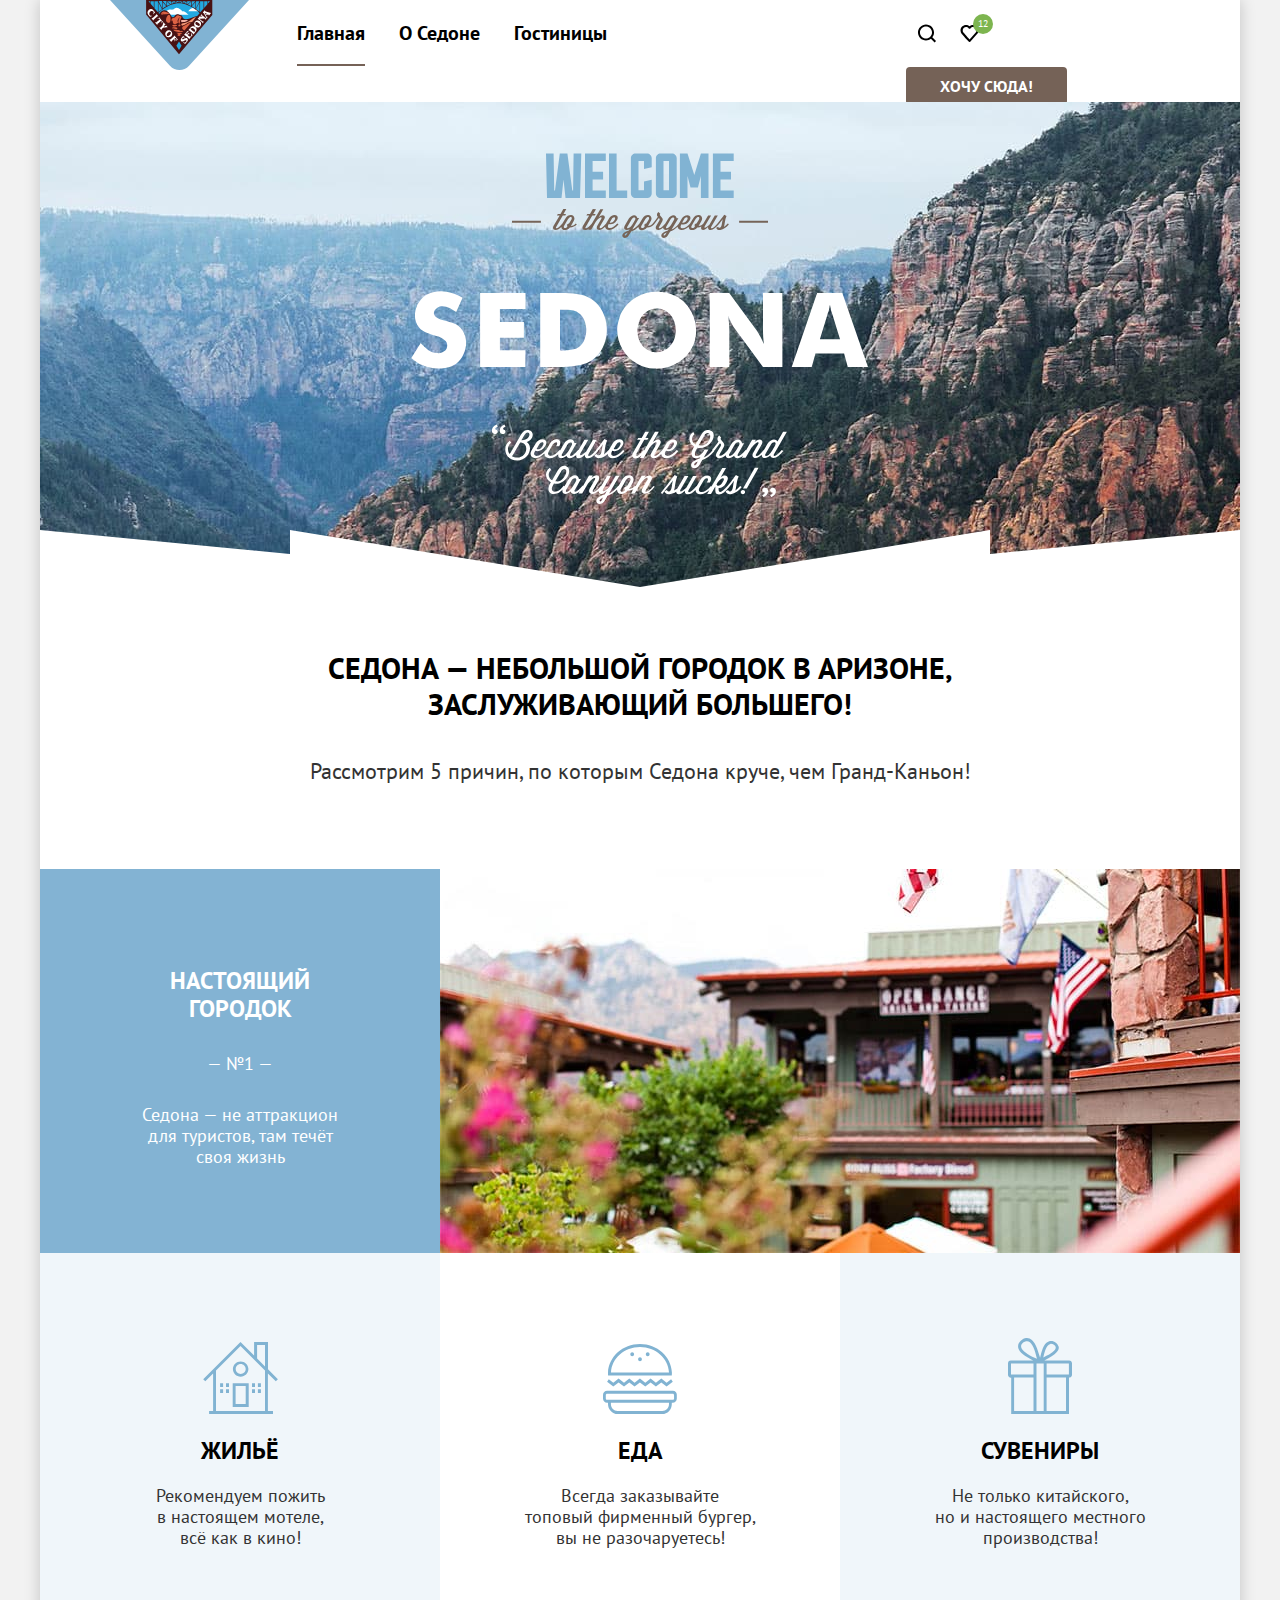
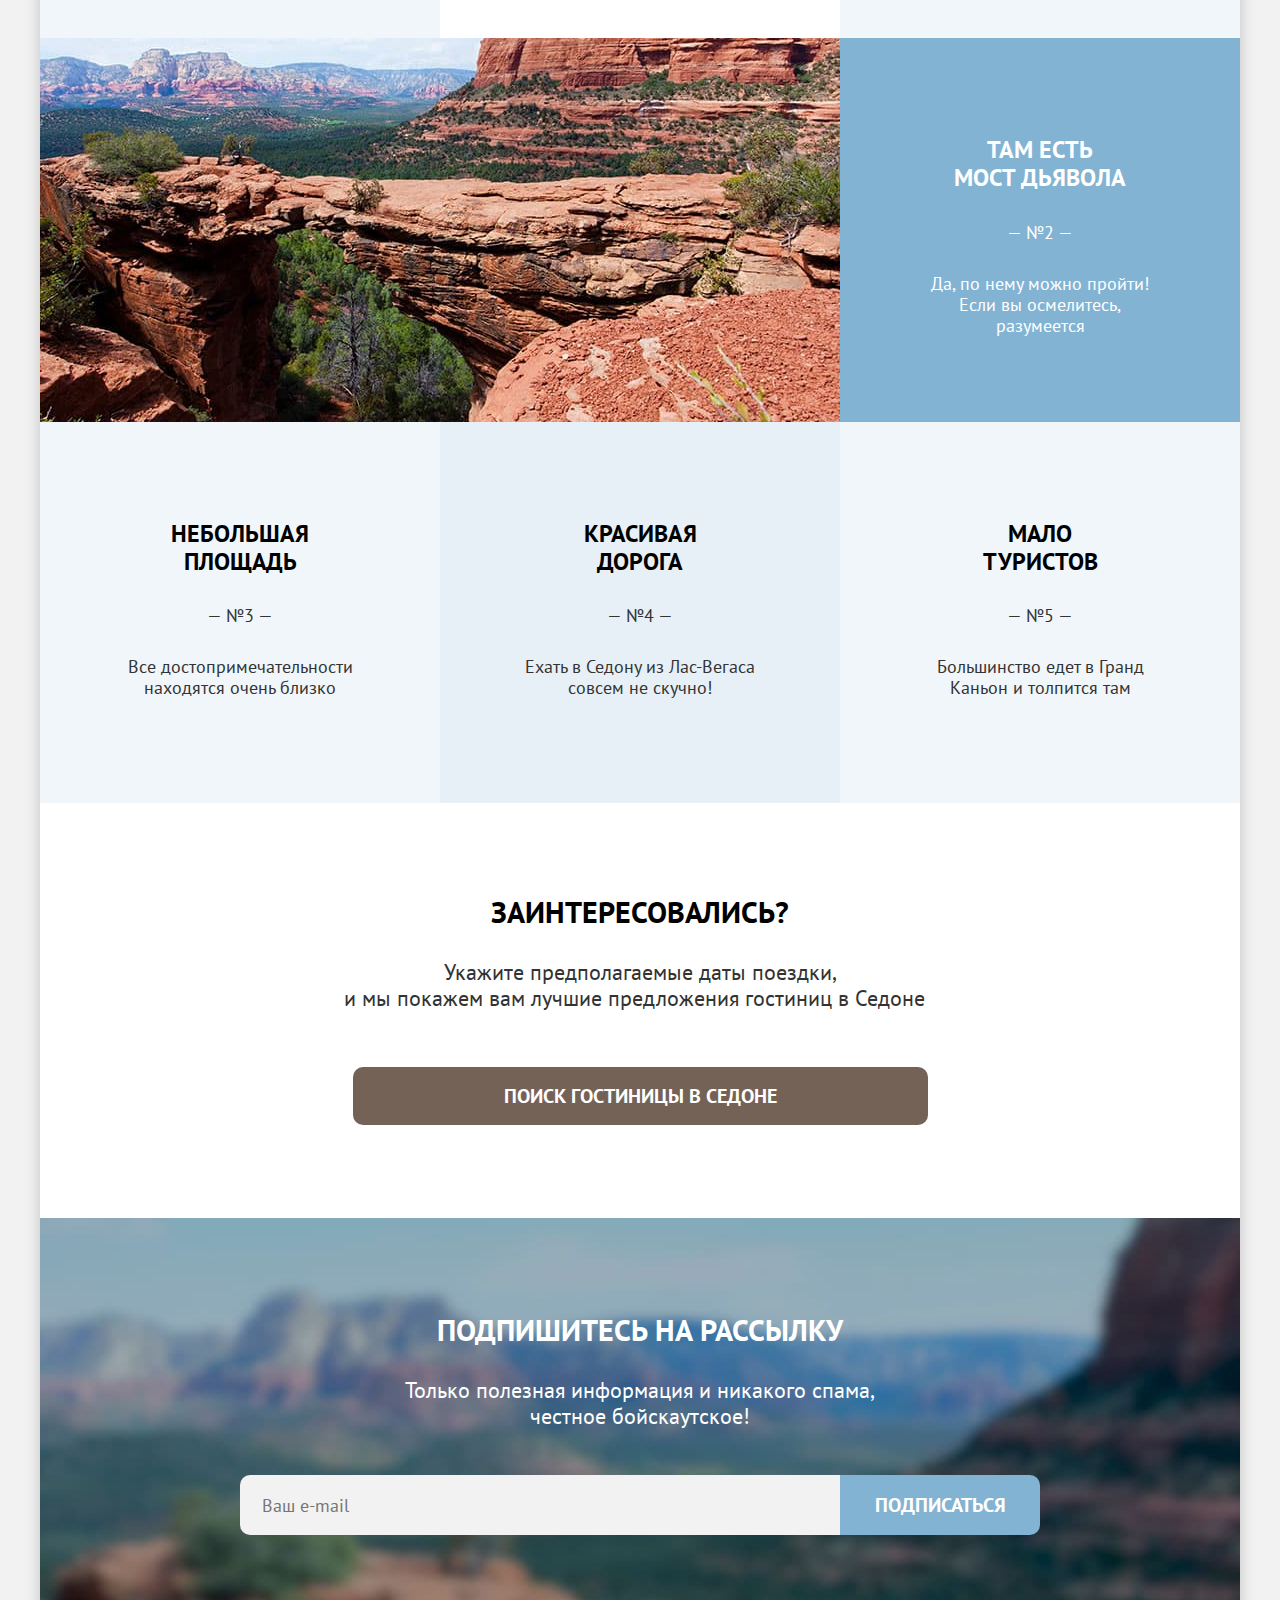
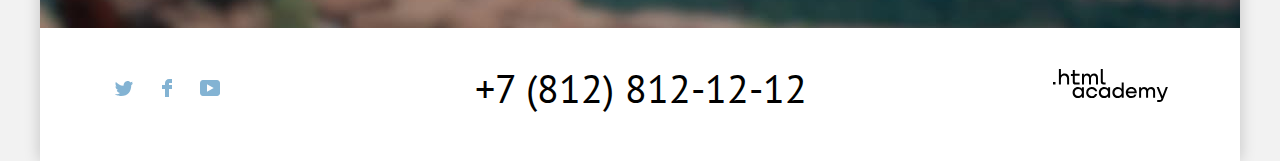
<file: index.html>
<!DOCTYPE html>
<html lang="ru">
  <head>
    <meta charset="utf-8">
    <title>HTML Academy: Седона</title>
    <link rel="stylesheet" href="styles/styles.css">
    <link rel="icon" href="favicon.ico">
  </head>
  <body>
    <div class="page-container">
      <header class="page-header">
        <nav class="navigation">
          <img class="navigation-logo" src="images/navigation/logo.svg" width="139" height="70" alt="Логотип Седоны">
          <ul class="navigation-list">
            <li class="navigation-item">
              <a class="navigation-link-current" href="#">Главная</a>
            </li>
            <li class="navigation-item">
              <a class="navigation-link" href="#">О Седоне</a>
            </li>
            <li class="navigation-item">
              <a class="navigation-link" href="catalog.html">Гостиницы</a>
            </li>
          </ul>
          <ul class="navigation-list navigation-user">
            <li class="navigation-item">
              <a class="navigation-link" href="#">
                <svg class="navigation-icon" aria-hidden="true" focusable="false" width="20" height="19" xmlns="http://www.w3.org/2000/svg"><path d="m19.026 17.05-3.71-3.7c1.002-1.3 1.704-3 1.704-4.9 0-4.4-3.61-8-8.023-8C4.585.45.975 4.15.975 8.55c0 4.4 3.61 8 8.022 8 1.805 0 3.51-.6 4.914-1.7l3.71 3.7 1.405-1.5Zm-10.029-2.5c-3.309 0-6.017-2.7-6.017-6s2.708-6 6.017-6c3.31 0 6.017 2.7 6.017 6s-2.707 6-6.017 6Z"/></svg>
                <span class="visually-hidden">Поиск</span>
              </a>
            </li>
            <li class="navigation-item">
              <a class="navigation-link" href="#">
                <svg class="navigation-icon" aria-label="Избранное" aria-hidden="true" focusable="false" width="19" height="17" xmlns="http://www.w3.org/2000/svg"><path d="M9.444 17c-.301 0-.602-.1-.802-.4-5.416-6.1-6.72-7.5-7.02-7.9C.92 7.8.519 6.6.519 5.4c0-3 2.406-5.4 5.515-5.4 1.304 0 2.507.5 3.51 1.3C10.547.5 11.851 0 13.054 0c3.008 0 5.516 2.4 5.516 5.4 0 1.3-.502 2.5-1.304 3.4l-7.02 7.9c-.2.2-.401.3-.802.3ZM3.427 7.5c.3.4 3.51 4 6.117 6.9l6.218-7c.501-.5.702-1.2.702-2 0-1.8-1.505-3.3-3.31-3.3-1.002 0-2.005.5-2.707 1.3-.301.3-.602.4-.903.4-.3 0-.602-.2-.802-.4-.702-.8-1.705-1.3-2.708-1.3-1.805 0-3.31 1.5-3.31 3.3-.1.9.302 1.6.703 2.1-.1 0-.1 0 0 0Z"/></svg>
                <span class="navigation-link-count">12</span>
              </a>
            </li>
            <li class="navigation-item">
              <a class="button-navigation-link" href="#">Хочу сюда!</a>
            </li>
          </ul>
        </nav>        
      </header>
      <main class="main-container main-index">
        <section class="greeting">
          <h1 class="visually-hidden">Седона</h1>
          <img class="logo" src="images/main/welcome.svg" width="458" height="352" alt="Добро пожаловать в великолепную Седону">
        </section>
        <section class="main-slogan">
          <h2 class="slogan">Седона — небольшой городок в Аризоне, заслуживающий большего!</h2>
          <p class="reasons">Рассмотрим 5 причин, по которым Седона круче, чем Гранд-Каньон!</p>
        </section>
        <section class="advantages">
          <h2 class="visually-hidden">Преимущества</h2>
          <ul class="advantages-list">
            <li class="advantages-item-photo">
              <div class="advantages-content photo">
                <h3 class="advantages-title-photo">Настоящий городок</h3>
                <p class="advantages-description-number">— №1 —</p>
                <p class="advantages-description">Седона — не аттракцион для туристов, там течёт своя жизнь</p>
              </div>
              <img class="photo-advantages-discription" src="images/main/photo-1.jpg" width="800" height="384" alt="Дома и цветы">
            </li>
            <li class="advantages-item housing">
              <div class="advantages-content advantages-icon-1">
                <h3 class="advantages-title">Жильё</h3>
                <p class="advantages-description">Рекомендуем пожить в&nbsp;настоящем&nbsp;мотеле, всё&nbsp;как&nbsp;в&nbsp;кино!</p>
              </div>
            </li>
            <li class="advantages-item">
              <div class="advantages-content advantages-icon-2">
                <h3 class="advantages-title">Еда</h3>
                <p class="advantages-description">Всегда заказывайте<br>топовый фирменный бургер, вы не разочаруетесь!</p>
              </div>
            </li>
            <li class="advantages-item souvenirs">
              <div class="advantages-content advantages-icon-3">
                <h3 class="advantages-title">Сувениры</h3>
                <p class="advantages-description">Не только китайского,<br>но и настоящего местного производства!</p>
              </div>
            </li>
            <li class="advantages-item-photo">
              <img class="photo-advantages-description" src="images/main/photo-2.jpg" width="800" height="384" alt="Узкий скалистый мост ">
              <div class="advantages-content photo">
                <h3 class="advantages-title-photo">Там есть<br>мост дьявола</h3>
                <p class="advantages-description-number">— №2 —</p>
                <p class="advantages-description">Да, по нему можно пройти! Если вы осмелитесь, разумеется</p>
              </div>
            </li>
            <li class="advantages-item number-3">
              <div class="advantages-content">
                <h3 class="advantages-title">Небольшая площадь</h3>
                <p class="advantages-description-number">— №3 —</p>
                <p class="advantages-description">Все достопримечательности находятся очень близко</p>
              </div>
            </li>
            <li class="advantages-item number-4">
              <div class="advantages-content">
                <h3 class="advantages-title">Красивая<br>дорога</h3>
                <p class="advantages-description-number">— №4 —</p>
                <p class="advantages-description">Ехать в Седону из Лас-Вегаса совсем не скучно!</p>
              </div>
            </li>
            <li class="advantages-item number-5">
              <div class="advantages-content">
                <h3 class="advantages-title">Мало<br>туристов</h3>
                <p class="advantages-description-number">— №5 —</p>
                <p class="advantages-description">Большинство едет в Гранд Каньон и толпится там</p>
              </div>
            </li>
          </ul>
        </section>
        <section class="hotel-search">
          <h2 class="page-search">Заинтересовались?</h2>
          <p>Укажите предполагаемые даты поездки,<br>и мы покажем вам лучшие предложения гостиниц в Седоне&nbsp;&nbsp;</p>
          <a class="button button-hotel-search" href="#">Поиск гостиницы в Седоне</a>
        </section>
        <section class="mailing">
          <h2 class="page-mailing">Подпишитесь на рассылку</h2>
          <p>Только полезная информация и никакого спама,<br>честное бойскаутское!</p>
          <form class="subscription-form" action="https://echo.htmlacademy.ru/" method="post">
            <!-- для отображения состояния некорректного заполнения добавить класс .error -->
            <input type="text" name="subscription-email" required placeholder="Ваш e-mail">
            <button class="button" type="submit">Подписаться</button>
          </form>
        </section>
      </main>
      <footer class="page-footer">
        <section class="footer-social">
          <h2 class="visually-hidden">Социальные сети</h2>
          <ul class="footer-social-list">
            <li class="footer-social-item tw">
              <a class="footer-social-button" href="https://twitter.com/htmlacademy_ru">
              <svg class="footer-social-icon" aria-hidden="true" focusable="false" width="18" height="15" xmlns="http://www.w3.org/2000/svg"><g clip-path="url(#a)"><path d="M11.6.2c1.8-.5 3.2.3 3.8 1.2.7-.2 1.4-.5 2.1-.7 0 .9-.6 1.5-.9 1.8.7.1 1.4-.6 1.4-.6-.2 1-1.1 1.8-1.7 2C16.1 10.7 13 15.1 5.7 15h-.5c-.4 0-4.4-.5-5.2-1.9 2.4.2 4.1-.4 5-1.2-1-.3-2.9-.4-3.2-2.9.4.1.6.2 1.3.1C1.8 8.3.4 7.5.5 5.3c.3.3 1.1.5 1.4.5C1.1 5.6-.2 2.5.9.9c1.9 1.9 4 3.6 7.6 3.8C8.7 2.3 9.7.8 11.6.2Z" fill="currentColor"></path></g><defs><clipPath id="a"><path d="M0 0h18v15H0z"></path></clipPath></defs></svg>
              <span class="visually-hidden">Твиттер</span>
              </a>
            </li>
            <li class="footer-social-item fb">
              <a class="footer-social-button" href="https://www.facebook.com/htmlacademy">
              <svg class="footer-social-icon" aria-hidden="true" focusable="false" width="10" height="18" xmlns="http://www.w3.org/2000/svg"><path d="M7 0C4.8 0 3 1.8 3 4v2H0v4h3v8h4v-8h3V6H7V4h3V0H7Z" fill="currentColor"></path><defs><clipPath id="b"><path d="M0 0h10v18H0z"></path></clipPath></defs></svg>
              <span class="visually-hidden">Фейсбук</span>
              </a>
            </li>
            <li class="footer-social-item youtube">
              <a class="footer-social-button" href="https://www.youtube.com/c/HTMLAcademyRUS">
              <svg class="footer-social-icon" aria-hidden="true" focusable="false" width="20" height="16" xmlns="http://www.w3.org/2000/svg"><g clip-path="url(#c)"><path d="M17 0H2.9C1.2 0 0 1.5 0 3.2v9.5C0 14.5 1.2 16 2.9 16h14.3c1.5 0 2.9-1.5 2.9-3.2V3.2C19.9 1.5 18.7 0 17 0ZM7 11.8V4.2L13.7 8 7 11.8Z" fill="currentColor"></path></g><defs><clipPath id="c"><path d="M0 0h20v16H0z"></path></clipPath></defs></svg>
              <span class="visually-hidden">Ютуб</span>
              </a>
            </li>
          </ul>
        </section>
        <section class="footer-contacts">
          <h2 class="visually-hidden">Контакты</h2>
          <a class="footer-contacts-phone" href="tel:88128121212">+7 (812) 812-12-12</a>
        </section>    
        <a class="footer-contacts-logo" href="https://htmlacademy.ru/">
          <svg class="contacts-logo" aria-label="логотип академии" aria-hidden="true" focusable="false" width="115" height="34" xmlns="http://www.w3.org/2000/svg"><path d="M0 13v2.6h2.5V13H0Zm11.6-8.5c-1.6 0-2.8.7-3.6 1.7h-.1V0h-2v15.5h2v-5.3c0-2.1 1.3-3.6 3.3-3.6 1.8 0 2.9 1.4 2.9 3.2v5.7h2V9.4c.1-3-1.8-4.9-4.5-4.9Zm15 .3h-4.8V1.1h-2v3.8h-1.9v2h1.9v6c0 1.7 1 2.7 2.7 2.7h4.1v-2h-3.7c-.7 0-1.1-.4-1.1-1.1V6.8h4.8v-2Zm14.5-.2c-1.6 0-2.9.8-3.5 2.1h-.1c-.6-1.2-1.8-2.1-3.4-2.1-1.4 0-2.5.8-3.1 1.8h-.1V4.8H29v10.6h2V10c0-2 1-3.5 2.6-3.5 1.5 0 2.4 1 2.4 2.6v6.3h2V9.8c0-2.4 1.4-3.3 2.6-3.3 1.5 0 2.4 1 2.4 2.6v6.3h2V8.9c.1-2.5-1.4-4.3-3.9-4.3Zm6.7 8.1c0 1.7 1 2.7 2.8 2.7h2v-2h-1.7c-.7 0-1.1-.4-1.1-1.1V0h-2v12.7Zm-18.9 7c-.9-1.1-2.2-1.8-3.9-1.8-3.1 0-5.4 2.3-5.4 5.6s2.3 5.6 5.4 5.6c1.8 0 3-.8 3.8-1.9h.1v1.6h2V18.2h-2v1.5Zm-3.6 7.4c-2.2 0-3.6-1.6-3.6-3.6s1.4-3.6 3.6-3.6 3.6 1.6 3.6 3.6c0 1.9-1.4 3.6-3.6 3.6ZM44.2 22c-.5-2.4-2.6-4.1-5.4-4.1a5.4 5.4 0 0 0-5.6 5.6c0 3.1 2.2 5.6 5.6 5.6 2.8 0 4.9-1.8 5.4-4.2h-2.1a3.4 3.4 0 0 1-3.3 2.3c-2.2 0-3.6-1.6-3.6-3.6s1.4-3.6 3.6-3.6c1.6 0 2.8 1 3.3 2.2h2.1V22Zm10.9-2.3c-.9-1.1-2.2-1.8-3.9-1.8-3.1 0-5.4 2.3-5.4 5.6s2.3 5.6 5.4 5.6c1.8 0 3-.8 3.8-1.9h.1v1.6h2V18.2h-2v1.5Zm-3.6 7.4c-2.2 0-3.6-1.6-3.6-3.6s1.4-3.6 3.6-3.6 3.6 1.6 3.6 3.6c0 1.9-1.5 3.6-3.6 3.6Zm17.2-7.3c-.9-1.1-2.2-1.9-3.9-1.9-3.1 0-5.4 2.3-5.4 5.6s2.2 5.6 5.4 5.6c1.7 0 3-.8 3.8-1.8h.1v1.5h2V13.4h-2v6.4Zm-3.6 7.3c-2.2 0-3.6-1.6-3.6-3.6s1.4-3.6 3.6-3.6 3.6 1.6 3.6 3.6c-.1 2-1.5 3.6-3.6 3.6Zm13.2-9.2c-3.3 0-5.5 2.5-5.5 5.6 0 3 2.1 5.6 5.5 5.6 2.5 0 4.5-1.3 5.2-3.6h-2.1c-.5 1-1.6 1.6-3 1.6-1.9 0-3.3-1.3-3.4-2.9h8.8c.2-3.6-2-6.3-5.5-6.3Zm0 1.9c1.7 0 3 1 3.3 2.6h-6.5c.3-1.5 1.5-2.6 3.2-2.6Zm19.9-1.9c-1.6 0-2.9.8-3.6 2h-.1c-.6-1.2-1.8-2-3.4-2-1.4 0-2.5.7-3.1 1.8v-1.5h-1.9v10.6h2v-5.4c0-2 1-3.4 2.6-3.5 1.5 0 2.4 1 2.4 2.6v6.3h2v-5.6c0-2.4 1.4-3.3 2.6-3.3 1.5 0 2.4 1 2.4 2.6v6.3h2v-6.5c.1-2.6-1.4-4.4-3.9-4.4Zm11.2 9.1-3.6-8.9h-2.2l4.8 11.6c-.3.9-.7 1.2-1.7 1.2h-2.5v2h2.5c1.8 0 2.8-.8 3.5-2.6l4.7-12.2h-2.1l-3.4 8.9Z"/></svg>
        </a> 
      </footer>
      <div class="modal-container modal-container-close">
        <div class="modal modal-hotel-search">
          <button class="modal-close-button" type="button">
            <span class="visually-hidden">Закрыть</span>
          </button>
          <section class="modal-content">
            <h2 class="modal-title">Поиск гостиницы в Седоне</h2>
            <form class="hotel-search-form" action="https://echo.htmlacademy.ru/" method="post">
              <p class="field-group">
                <label class="form-label" for="arrival-date">Дата заезда:</label>
                <!-- для появления сообщения об ошибке, добавить класс error -->
                <input class="hotel-search-form-field field" type="text" id="arrival-date" name="arrival-date" placeholder="27 апреля 2020">
                <span class="error-text">Мы не можем отправить вас в прошлое.</span>
                <button class="calendar-button" type="button" aria-label="календарь">
                  <svg class="icon-date" aria-hidden="true" focusable="false" width="15" height="15" viewBox="0 0 15 15" fill="none" xmlns="http://www.w3.org/2000/svg"><g opacity=".3" fill="#000"><path d="M5.5 10c.3 0 .5-.2.5-.5S5.8 9 5.5 9s-.5.2-.5.5.2.5.5.5Z"/><path d="M14 2h-2V0h-1v2H4V0H3v2H1c-.6 0-1 .4-1 1v11c0 .5.4 1 1 1h13c.5 0 1-.5 1-1V3c0-.6-.5-1-1-1Zm0 12H1V7h13v7ZM1 6V3h2v2h1V3h7v2h1V3h2v3H1Z"/><path d="M7.5 10c.3 0 .5-.2.5-.5S7.8 9 7.5 9s-.5.2-.5.5.2.5.5.5ZM9.5 10c.3 0 .5-.2.5-.5S9.8 9 9.5 9s-.5.2-.5.5.2.5.5.5ZM5.5 11c-.3 0-.5.2-.5.5s.2.5.5.5.5-.2.5-.5-.2-.5-.5-.5ZM3.5 10c.3 0 .5-.2.5-.5S3.8 9 3.5 9s-.5.2-.5.5.2.5.5.5ZM3.5 11c-.3 0-.5.2-.5.5s.2.5.5.5.5-.2.5-.5-.2-.5-.5-.5ZM7.5 11c-.3 0-.5.2-.5.5s.2.5.5.5.5-.2.5-.5-.2-.5-.5-.5ZM9.5 11c-.3 0-.5.2-.5.5s.2.5.5.5.5-.2.5-.5-.2-.5-.5-.5ZM11.5 10c.3 0 .5-.2.5-.5s-.2-.5-.5-.5-.5.2-.5.5.2.5.5.5ZM11.5 11c-.3 0-.5.2-.5.5s.2.5.5.5.5-.2.5-.5-.2-.5-.5-.5Z"/></g></svg>
                </button>
              </p>
              <p class="field-group">
                <label class="form-label" for="departure-date">Дата выезда:</label>
                <!-- для появления информационного сообщения, добавить класс info -->
                <input class="hotel-search-form-field field" type="text" id="departure-date" name="departure-date" placeholder="1 сентября 2021">
                <span class="info-text">На эти даты есть свободные номера. Пока есть.</span>
                <button class="calendar-button" type="button" aria-label="календарь">
                  <svg class="icon-date" aria-hidden="true" focusable="false" width="15" height="15" viewBox="0 0 15 15" fill="none" xmlns="http://www.w3.org/2000/svg"><g opacity=".3" fill="#000"><path d="M5.5 10c.3 0 .5-.2.5-.5S5.8 9 5.5 9s-.5.2-.5.5.2.5.5.5Z"/><path d="M14 2h-2V0h-1v2H4V0H3v2H1c-.6 0-1 .4-1 1v11c0 .5.4 1 1 1h13c.5 0 1-.5 1-1V3c0-.6-.5-1-1-1Zm0 12H1V7h13v7ZM1 6V3h2v2h1V3h7v2h1V3h2v3H1Z"/><path d="M7.5 10c.3 0 .5-.2.5-.5S7.8 9 7.5 9s-.5.2-.5.5.2.5.5.5ZM9.5 10c.3 0 .5-.2.5-.5S9.8 9 9.5 9s-.5.2-.5.5.2.5.5.5ZM5.5 11c-.3 0-.5.2-.5.5s.2.5.5.5.5-.2.5-.5-.2-.5-.5-.5ZM3.5 10c.3 0 .5-.2.5-.5S3.8 9 3.5 9s-.5.2-.5.5.2.5.5.5ZM3.5 11c-.3 0-.5.2-.5.5s.2.5.5.5.5-.2.5-.5-.2-.5-.5-.5ZM7.5 11c-.3 0-.5.2-.5.5s.2.5.5.5.5-.2.5-.5-.2-.5-.5-.5ZM9.5 11c-.3 0-.5.2-.5.5s.2.5.5.5.5-.2.5-.5-.2-.5-.5-.5ZM11.5 10c.3 0 .5-.2.5-.5s-.2-.5-.5-.5-.5.2-.5.5.2.5.5.5ZM11.5 11c-.3 0-.5.2-.5.5s.2.5.5.5.5-.2.5-.5-.2-.5-.5-.5Z"/></g></svg>
                </button>
              </p>
              <p class="field-group">
                <label class="form-label" for="adults">Взрослые:</label>
                <input class="hotel-search-form-field field" type="text" id="adults" name="adults" placeholder="2">
                <button class="minus-button" type="button" aria-label="минус">
                  <svg class="icon-minus" aria-hidden="true" focusable="false" width="13" height="1" viewBox="0 0 13 1" fill="none" xmlns="http://www.w3.org/2000/svg"><path d="M0 0v1h13V0H0Z" fill="#000"/></svg>
                </button>
                <button class="plus-button" type="button" aria-label="плюс">
                  <svg class="icon-plus" aria-hidden="true" focusable="false" width="13" height="13" viewBox="0 0 13 13" fill="none" xmlns="http://www.w3.org/2000/svg"><path d="M13 6H7V0H6v6H0v1h6v6h1V7h6V6Z" fill="#000"/></svg>
                </button>
              </p>
              <p class="field-group">
                <span class="form-label">
                  <label class="form-label" for="children">Дети:</label>
                  <span class="tooltip">
                    <button class="tooltip-toggle" type="button" aria-labelledby="tooltip-label">
                      <span class="background-tooltip"></span>
                      <svg class="icon-tooltip" aria-hidden="true" focusable="false" width="1" height="9" viewBox="0 0 1 9" fill="none" xmlns="http://www.w3.org/2000/svg"><g clip-path="url(#d)" fill="#fff"><path d="M0 9h1V3H0v6ZM1 0H0v1h1V0Z"/></g><defs><clipPath id="d"><path fill="#fff" d="M0 0h1v9H0z"/></clipPath></defs></svg>
                    </button>
                    <span class="tooltip-text" role="tooltip" id="tooltip-label">Укажите количество детей, которые будут с вами, возраст которых от 6 до 18 лет. Дети до 6 лет размещаются бесплатно.</span>
                  </span>
                </span>
                <input class="hotel-search-form-field field" type="text" id="children" name="children" placeholder="1">
                <button class="minus-button" type="button" aria-label="минус">
                  <svg class="icon-minus" aria-hidden="true" focusable="false" width="13" height="1" viewBox="0 0 13 1" fill="none" xmlns="http://www.w3.org/2000/svg"><path d="M0 0v1h13V0H0Z" fill="#000"/></svg>
                </button>
                <button class="plus-button" type="button" aria-label="плюс">
                  <svg class="icon-plus" aria-hidden="true" focusable="false" width="13" height="13" viewBox="0 0 13 13" fill="none" xmlns="http://www.w3.org/2000/svg"><path d="M13 6H7V0H6v6H0v1h6v6h1V7h6V6Z" fill="#000"/></svg>
                </button>
              </p>
              <button class="button hotel-form-search" type="submit">Найти</button>
            </form>
          </section>
        </div>
      </div>
    </div>
  </body>
</html>
</file>
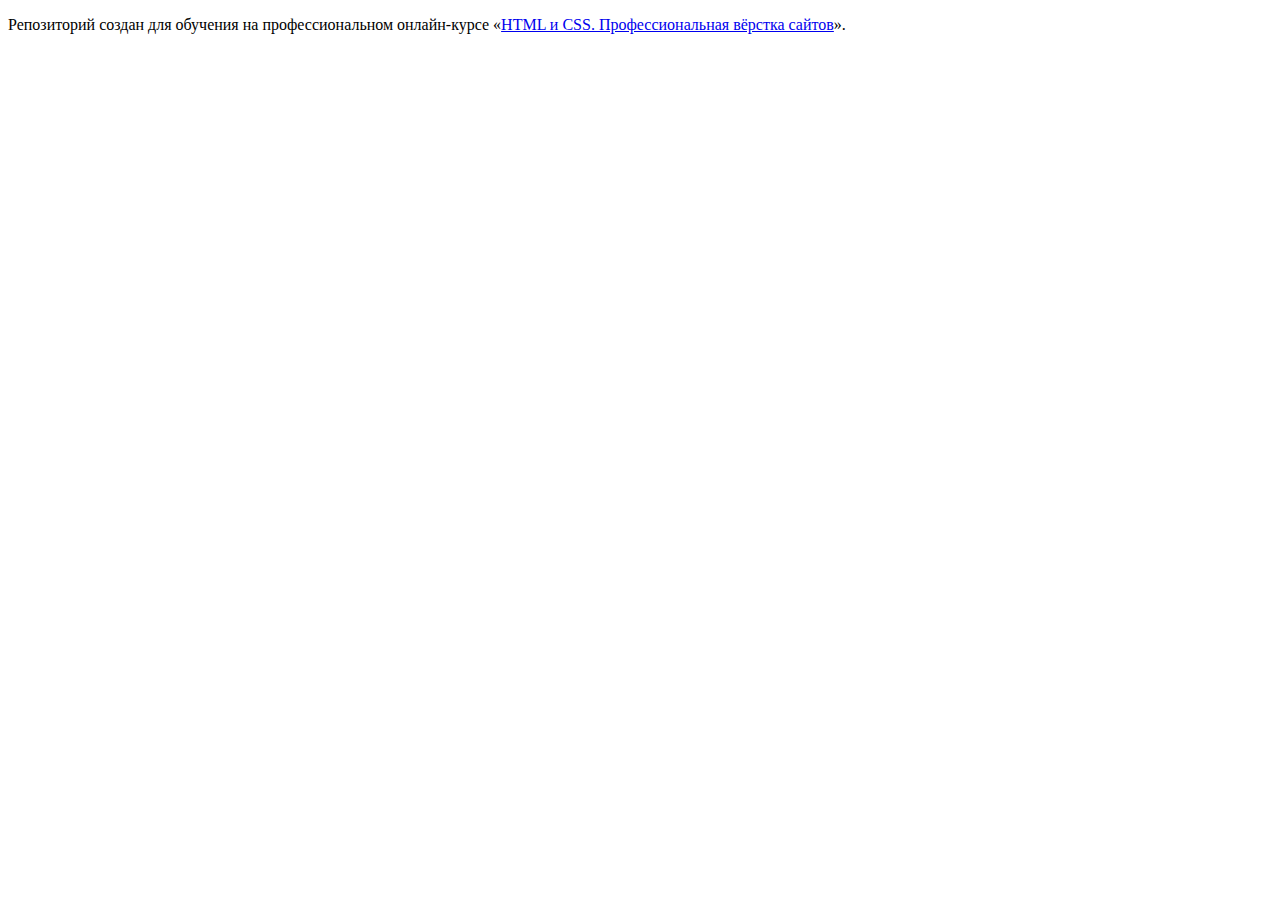
<file: 1/index.html>
<!DOCTYPE html>
<html lang="ru">
  <head>
    <meta charset="utf-8">
    <title>HTML Academy: Седона</title>
    <base href="https://htmlacademy-htmlcss.github.io/1982321-sedona-33/1/">
</head>
  <body>

    <p>Репозиторий создан для обучения на профессиональном онлайн‑курсе «<a href="https://htmlacademy.ru/intensive/htmlcss">HTML и CSS. Профессиональная вёрстка сайтов</a>».</p>

  </body>
</html>
</file>
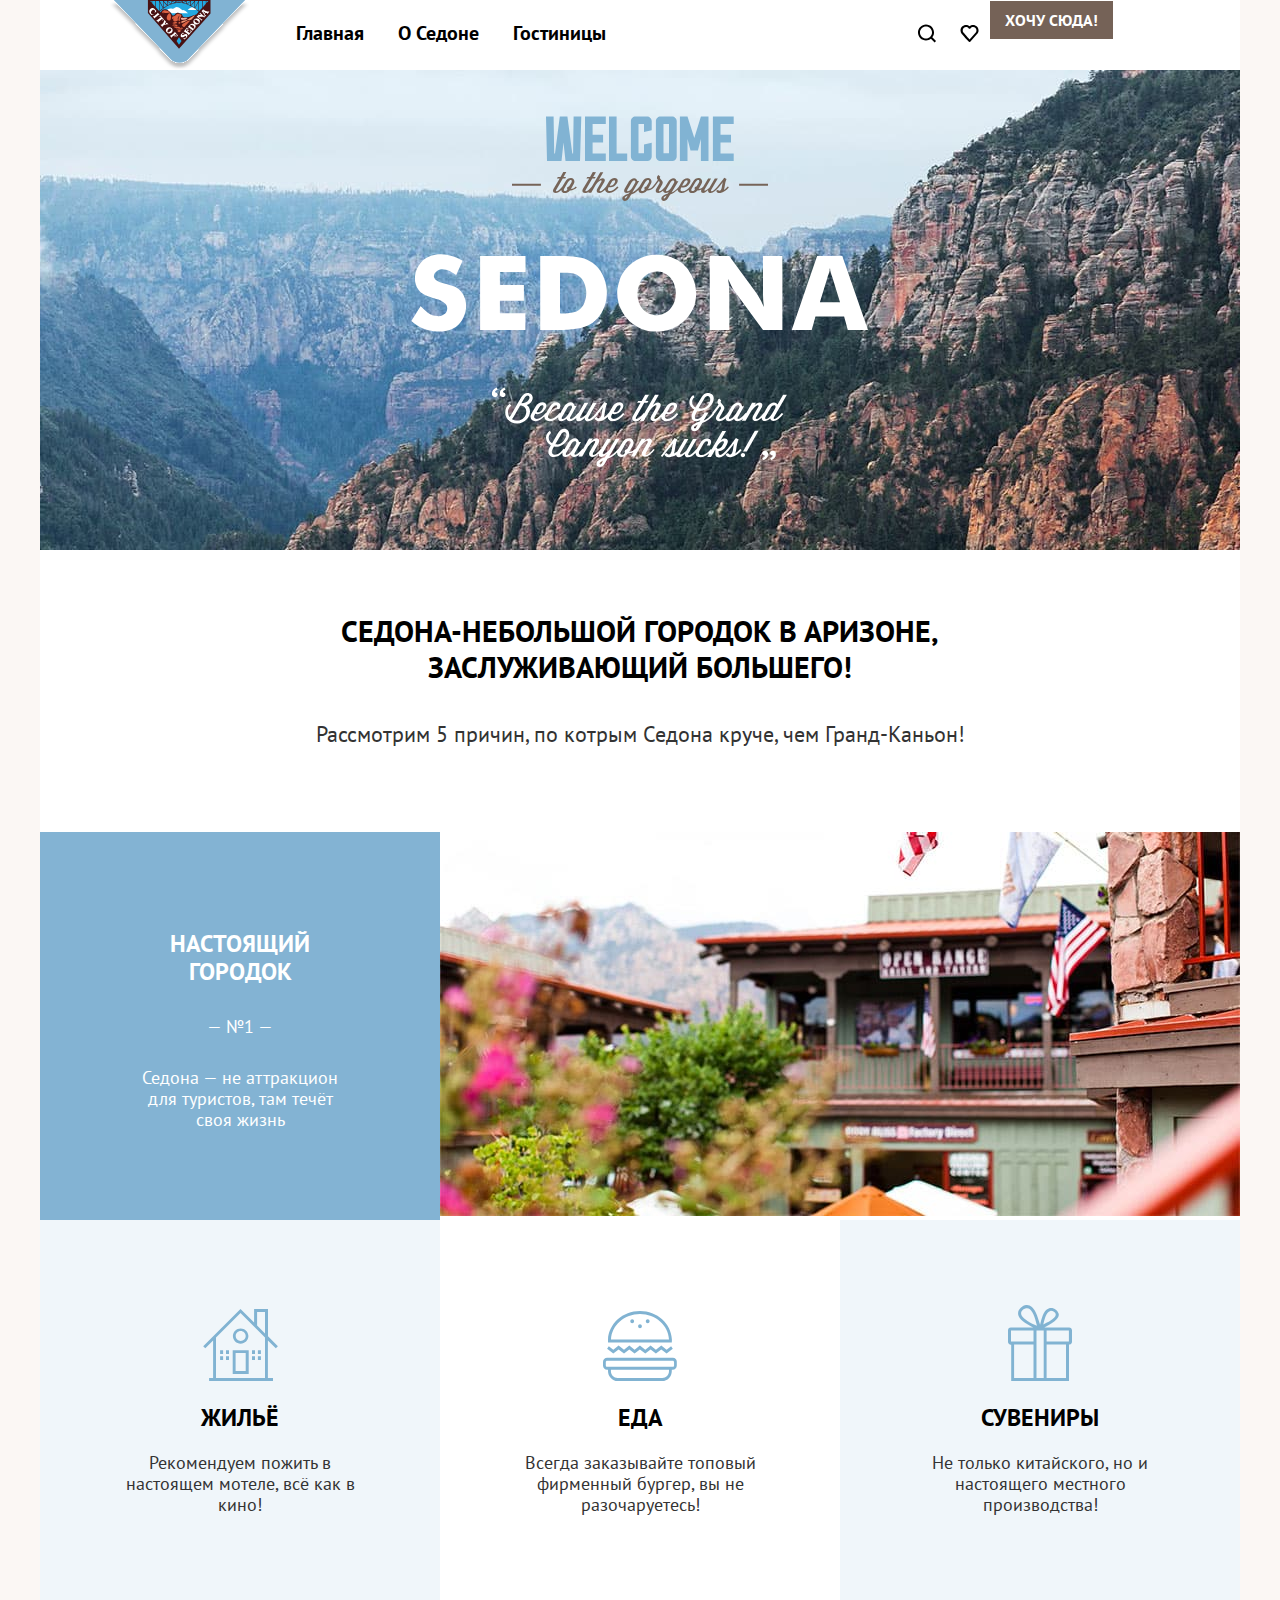
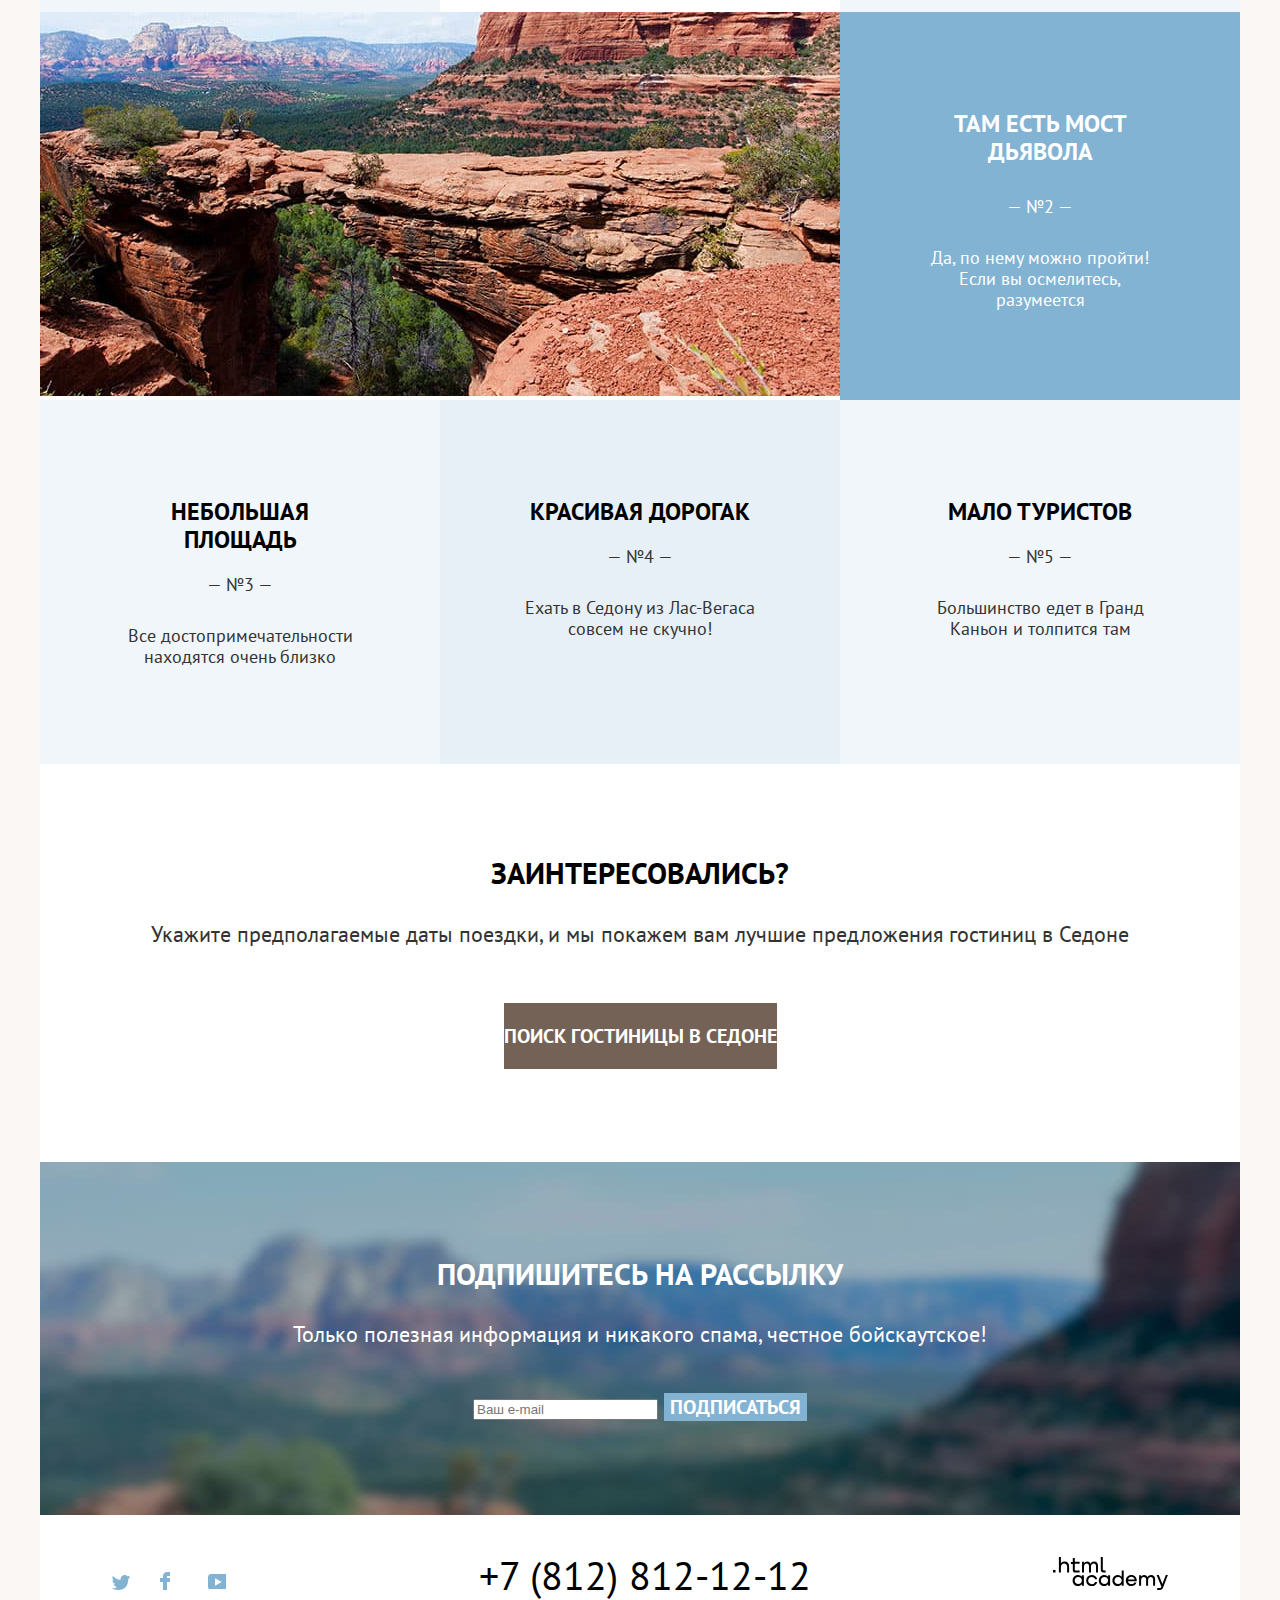
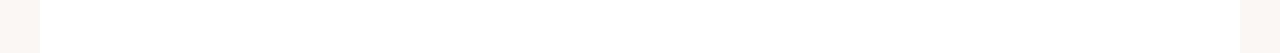
<file: 10/index.html>
<!DOCTYPE html>
<html lang="ru">
  <head>
    <meta charset="utf-8">
    <title>HTML Academy: Седона</title>
    <link rel="stylesheet" href="styles/styles.css">
    <base href="https://htmlacademy-htmlcss.github.io/1982321-sedona-33/10/">
</head>
  <body>
    <div class="page-container">
      <header class="page-header">
        <nav class="navigation">
          <img class="navigation-logo" src="images/navigation/logo.svg" width="139" height="70" alt="Логотип Седоны">
          <ul class="navigation-list">
            <li class="navigation-item">
              <a class="navigation-link-current" href="#">Главная</a>
            </li>
            <li class="navigation-item">
              <a class="navigation-link" href="#">О Седоне</a>
            </li>
            <li class="navigation-item">
              <a class="navigation-link" href="catalog.html">Гостиницы</a>
            </li>
          </ul>
          <ul class="navigation-list navigation-user">
            <li class="navigation-item">
              <a class="navigation-link" href="#">
                <svg class="navigation-icon" aria-hidden="true" focusable="false" width="20" height="19" fill="none" xmlns="http://www.w3.org/2000/svg"><path d="m19.026 17.05-3.71-3.7c1.002-1.3 1.704-3 1.704-4.9 0-4.4-3.61-8-8.023-8C4.585.45.975 4.15.975 8.55c0 4.4 3.61 8 8.022 8 1.805 0 3.51-.6 4.914-1.7l3.71 3.7 1.405-1.5Zm-10.029-2.5c-3.309 0-6.017-2.7-6.017-6s2.708-6 6.017-6c3.31 0 6.017 2.7 6.017 6s-2.707 6-6.017 6Z" fill="#000"/></svg>
                <span class="visually-hidden">
                  Поиск
                </span>
              </a>
            </li>
            <li class="navigation-item">
              <a class="navigation-link" href="#">
                <svg class="navigation-icon" aria-hidden="true" focusable="false" width="19" height="17" fill="none" xmlns="http://www.w3.org/2000/svg"><path d="M9.444 17c-.301 0-.602-.1-.802-.4-5.416-6.1-6.72-7.5-7.02-7.9C.92 7.8.519 6.6.519 5.4c0-3 2.406-5.4 5.515-5.4 1.304 0 2.507.5 3.51 1.3C10.547.5 11.851 0 13.054 0c3.008 0 5.516 2.4 5.516 5.4 0 1.3-.502 2.5-1.304 3.4l-7.02 7.9c-.2.2-.401.3-.802.3ZM3.427 7.5c.3.4 3.51 4 6.117 6.9l6.218-7c.501-.5.702-1.2.702-2 0-1.8-1.505-3.3-3.31-3.3-1.002 0-2.005.5-2.707 1.3-.301.3-.602.4-.903.4-.3 0-.602-.2-.802-.4-.702-.8-1.705-1.3-2.708-1.3-1.805 0-3.31 1.5-3.31 3.3-.1.9.302 1.6.703 2.1-.1 0-.1 0 0 0Z" fill="#000"/></svg>
                <span class="visually-hidden">
                  Избранное
                </span>
              </a>
            </li>
            <li class="navigation-item">
              <a class="button-navigation-link" href="#">Хочу сюда!</a>
            </li>
          </ul>
        </nav>        
      </header>

      <main class="main-container main-index">
        <section class="greeting">
          <h1 class="visually-hidden">Седона</h1>
          <img class="logo" src="images/main/welcome.svg" width="458" height="352" alt="Добро пожаловать в великолепную Седону">
        </section>
        <section class="main-slogan">
          <h2 class="slogan">СЕДОНА-НЕБОЛЬШОЙ ГОРОДОК В АРИЗОНЕ, ЗАСЛУЖИВАЮЩИЙ БОЛЬШЕГО!</h2>
          <p class="reasons">Рассмотрим 5 причин, по котрым Седона круче, чем Гранд-Каньон!</p>
        </section>
        <section class="advantages">
          <h2 class="visually-hidden">Преимущества</h2>
          <ul class="advantages-list">
            <li class="advantages-item-photo">
              <div class="advantages-content photo">
              <h3 class="advantages-title-photo">Настоящий городок</h3>
              <p class="advantages-description-number">— №1 —</p>
              <p class="advantages-description">Седона — не аттракцион для туристов, там течёт 
                своя жизнь</p>
              </div>
            </li>   
            <li class="photo-advantages">
              <img class="photo-advantages-discription" src="images/main/photo-1.jpg" width="800" height="384" alt="Дома и цветы">
            </li>
            <li class="advantages-item housing">
              <div class="advantages-content advantages-icon-1">
              <h3 class="advantages-title">Жильё</h3>
              <p class="advantages-description">Рекомендуем пожить 
                в настоящем мотеле, 
                всё как в кино!</p>
              </div>
            </li>
            <li class="advantages-item">
              <div class="advantages-content advantages-icon-2">
              <h3 class="advantages-title">Еда</h3>
              <p class="advantages-description">Всегда заказывайте
                 топовый фирменный бургер, вы не разочаруетесь!</p>
              </div>
            </li>
            <li class="advantages-item souvenirs">
              <div class="advantages-content advantages-icon-3">
              <h3 class="advantages-title">Сувениры</h3>
              <p class="advantages-description">Не только китайского, 
                но и настоящего местного производства!</p>
              </div>
            </li>
            <li class="photo-advantages">
              <img class="photo-advantages-description" src="images/main/photo-2.jpg" width="800" height="384" alt="Узкий скалистый мост ">
            </li>
            <li class="advantages-item-photo">
              <div class="advantages-content photo">
              <h3 class="advantages-title-photo">Там есть
                мост дьявола</h3>
              <p class="advantages-description-number">— №2 —</p>
              <p class="advantages-description">Да, по нему можно пройти! Если вы осмелитесь, разумеется</p>
            </div>
            </li>
            <li class="advantages-item number-3">
              <div class="advantages-content">
               <h3 class="advantages-title">Небольшая
                площадь</h3>
              <p class="advantages-description-number">— №3 —</p>
              <p class="advantages-description">Все достопримечательности 
                находятся очень близко</p>
              </div>
            </li>
            <li class="advantages-item number-4">
              <div class="advantages-content">
              <h3 class="advantages-title">Красивая
                 дорогак</h3>
              <p class="advantages-description-number">— №4 —</p>
              <p class="advantages-description">Ехать в Седону из Лас-Вегаса совсем не скучно!</p>
            </div>
            </li>
            <li class="advantages-item number-5">
              <div class="advantages-content">
              <h3 class="advantages-title">Мало
                туристов</h3>
              <p class="advantages-description-number">— №5 —</p>
              <p class="advantages-description">Большинство едет в Гранд Каньон и толпится там</p>
            </div>
            </li>
          </ul>
        </section>
        <section class="hotel-search">
          <h2 class="page-search">Заинтересовались?</h2>
          <p>Укажите предполагаемые даты поездки,
            и мы покажем вам лучшие предложения гостиниц в Седоне
          </p>
          <a class="button button-hotel-search" href="#">ПОИСК ГОСТИНИЦЫ В СЕДОНЕ</a>
        </section>
        <section class="mailing">
            <h2 class="page-mailing">Подпишитесь на рассылку</h2>
            <p>Только полезная информация и никакого спама,
              честное бойскаутское!</p>
            <form class="subscription-form" action="https://echo.htmlacademy.ru/" method="post">
              <input type="text" name="subscription-email" placeholder="Ваш e-mail">
              <button class="button" type="submit">ПОДПИСАТЬСЯ</button>
            </form>
        </section>
      </main>
      <footer class="page-footer">
        <div class="page-footer-container">
          <section class="footer-social">
            <h2 class="visually-hidden">Социальные сети</h2>
            <ul class="footer-social-list">
             <li class="footer-social-item tw">
               <a class="button" href="https://twitter.com/htmlacademy_ru">
                <svg class="footer-social-icon" aria-hidden="true" focusable="false" width="18" height="15" viewBox="0 0 18 15" fill="none" xmlns="http://www.w3.org/2000/svg"><g clip-path="url(#a)"><path d="M11.6.2c1.8-.5 3.2.3 3.8 1.2.7-.2 1.4-.5 2.1-.7 0 .9-.6 1.5-.9 1.8.7.1 1.4-.6 1.4-.6-.2 1-1.1 1.8-1.7 2C16.1 10.7 13 15.1 5.7 15h-.5c-.4 0-4.4-.5-5.2-1.9 2.4.2 4.1-.4 5-1.2-1-.3-2.9-.4-3.2-2.9.4.1.6.2 1.3.1C1.8 8.3.4 7.5.5 5.3c.3.3 1.1.5 1.4.5C1.1 5.6-.2 2.5.9.9c1.9 1.9 4 3.6 7.6 3.8C8.7 2.3 9.7.8 11.6.2Z" fill="#83B3D3"/></g><defs><clipPath id="a"><path fill="#fff" d="M0 0h18v15H0z"/></clipPath></defs></svg>
                 <span class="visually-hidden">Твиттер</span>
               </a>
             </li>
             <li class="footer-social-item fb">
               <a class="button" href="https://www.facebook.com/htmlacademy">
                <svg class="footer-social-icon" aria-hidden="true" focusable="false" width="10" height="18" viewBox="0 0 10 18" fill="none" xmlns="http://www.w3.org/2000/svg"><path d="M7 0C4.8 0 3 1.8 3 4v2H0v4h3v8h4v-8h3V6H7V4h3V0H7Z" fill="#83B3D3"/></svg>
                 <span class="visually-hidden">Фейсбук</span>
               </a>
             </li>
             <li class="footer-social-item youtube">
               <a class="button" href="https://www.youtube.com/c/HTMLAcademyRUS">
                <svg class="footer-social-icon" aria-hidden="true" focusable="false" width="20" height="16" viewBox="0 0 20 16" fill="none" xmlns="http://www.w3.org/2000/svg"><g clip-path="url(#a)"><path d="M17 0H2.9C1.2 0 0 1.5 0 3.2v9.5C0 14.5 1.2 16 2.9 16h14.3c1.5 0 2.9-1.5 2.9-3.2V3.2C19.9 1.5 18.7 0 17 0ZM7 11.8V4.2L13.7 8 7 11.8Z" fill="#83B3D3"/></g><defs><clipPath id="a"><path fill="#fff" d="M0 0h20v16H0z"/></clipPath></defs></svg>
                 <span class="visually-hidden">Ютуб</span>
               </a>
             </li>
           </ul>
          </section>
          <section class="footer-contacts">
            <h2 class="visually-hidden">Контакты</h2>
            <a class="footer-contacts-phone" href="tel:88128121212">+7 (812) 812-12-12</a>
          </section>    
          <a class="footer-contacts-logo" href="https://htmlacademy.ru/">
            <img class="contacts-logo" src="images/footer/logo_htmlacademy.svg" width="115" height="34" alt="Логотип htmlacademy">
          </a> 
        </div>
      </footer>
    </div>
  </body>
</html>
</file>
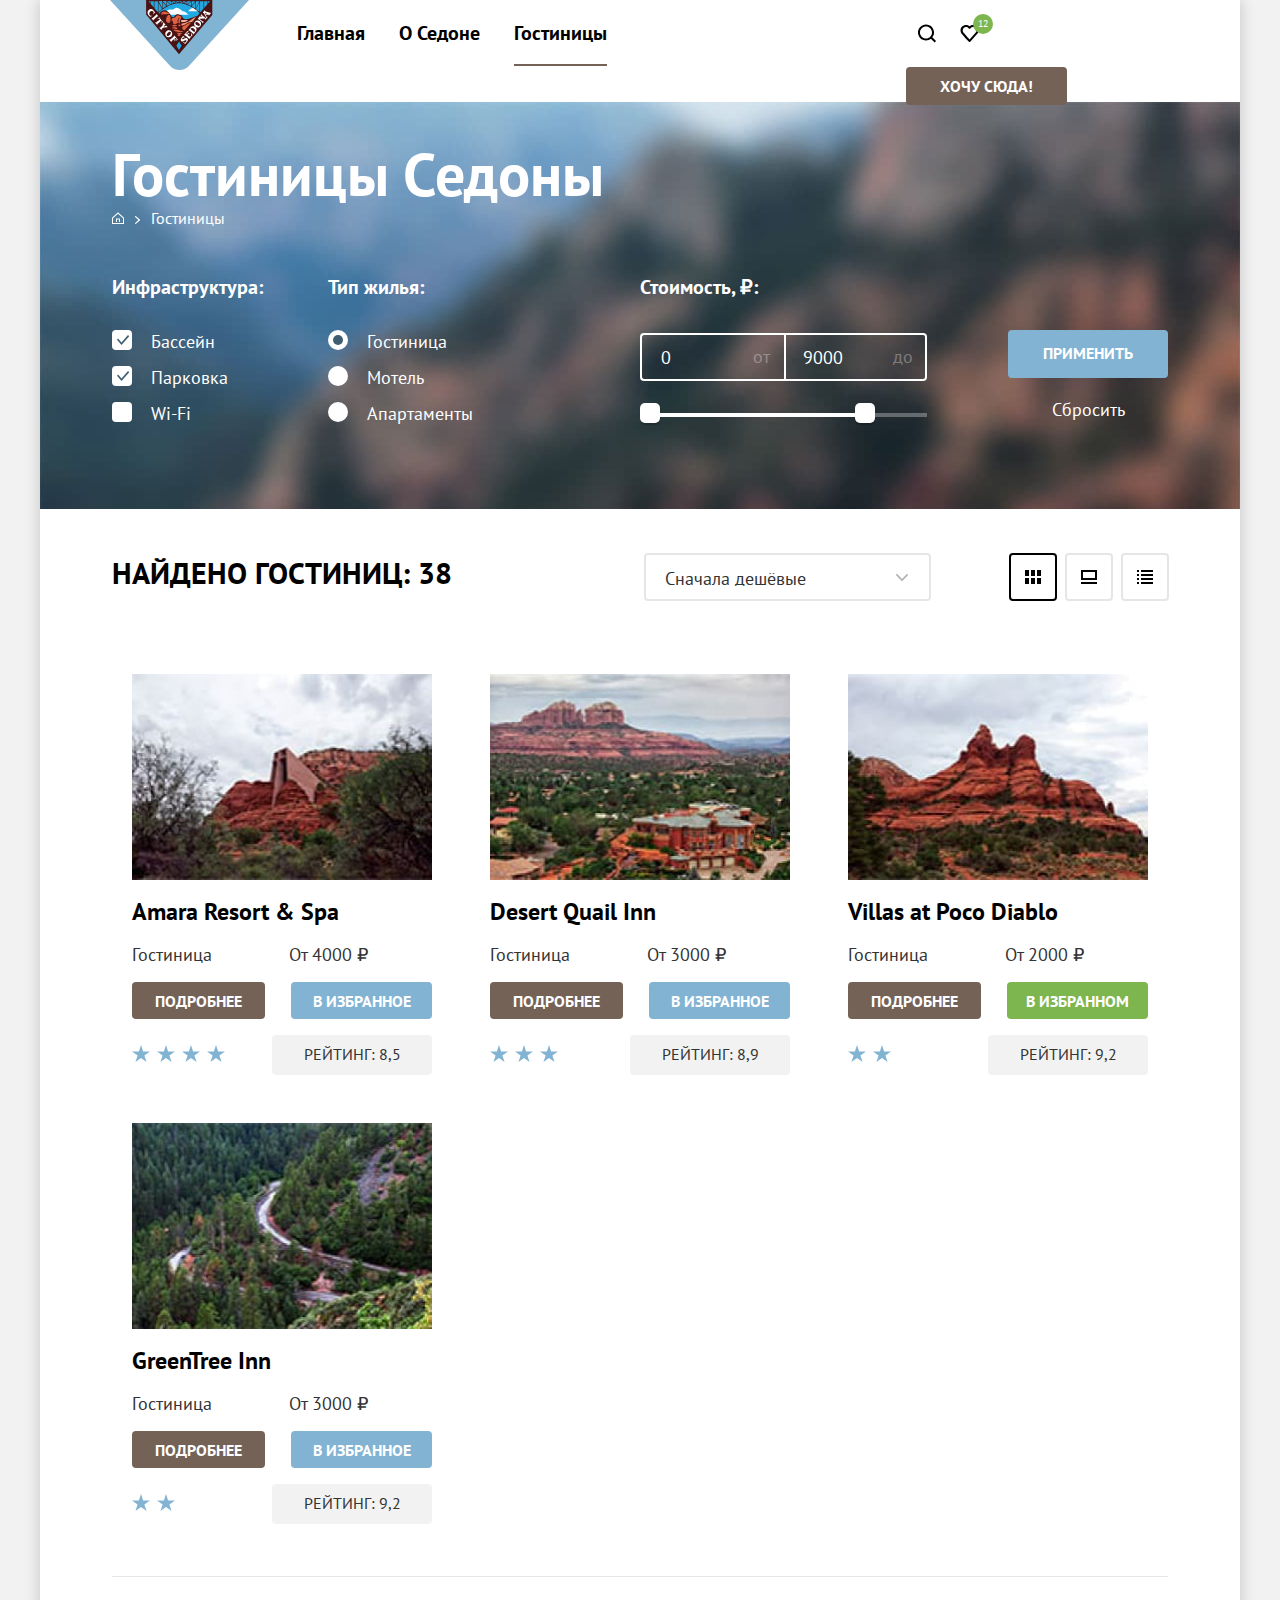
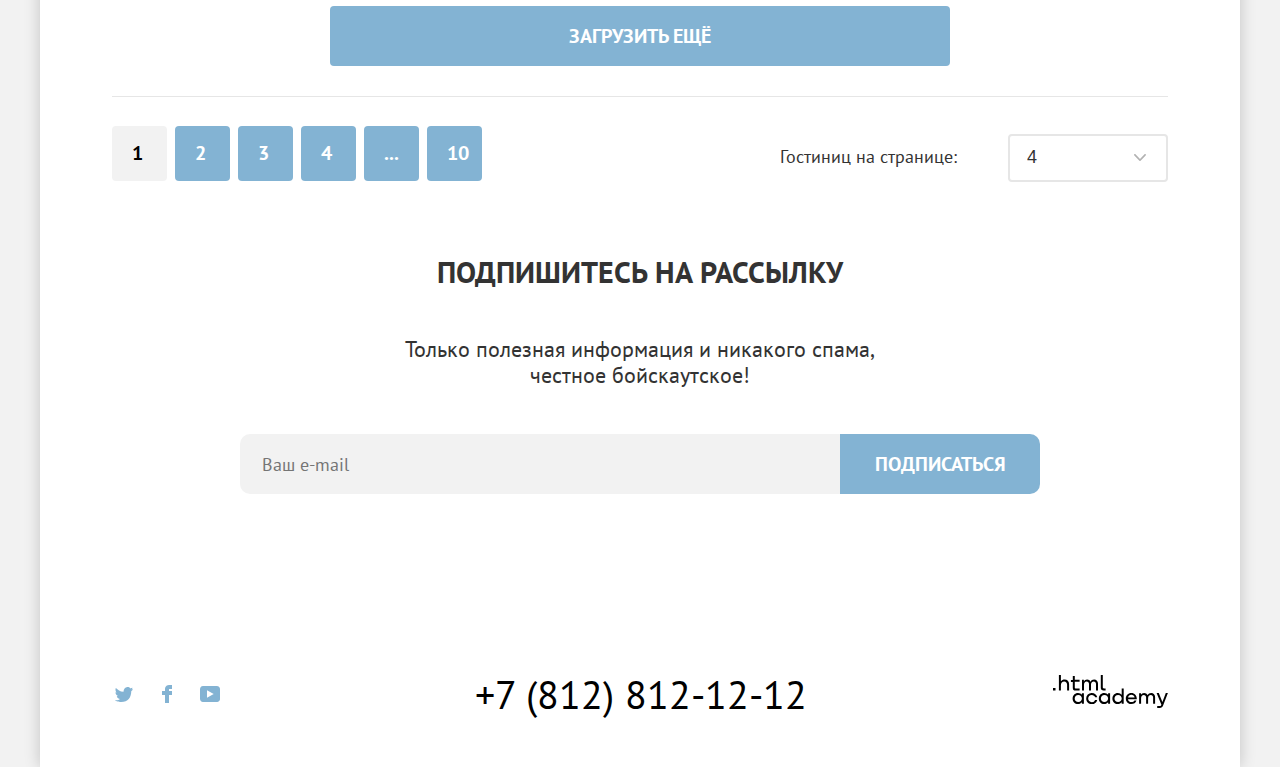
<file: catalog.html>
<!DOCTYPE html>
<html lang="ru">
  <head>
    <meta charset="utf-8">
    <title>Каталог</title>
    <link rel="stylesheet" href="styles/styles.css">
    <link rel="icon" href="favicon.ico">
  </head>
  <body>
    <div class="page-container">
      <header class="page-header">
        <nav class="navigation">
          <a class="navigation-link-logo" href="index.html">
            <img class="navigation-logo" src="images/navigation/logo.svg" width="139" height="70" alt="Логотип Седоны">
          </a>
          <ul class="navigation-list">
            <li class="navigation-item">
              <a class="navigation-link" href="index.html">Главная</a>
            </li>
            <li class="navigation-item">
              <a class="navigation-link" href="#">О Седоне</a>
            </li>
            <li class="navigation-item">
              <a class="navigation-link-current" href="#">Гостиницы</a>
            </li>
          </ul>
          <ul class="navigation-list navigation-user">
            <li class="navigation-item">
              <a class="navigation-link" href="#">
                <svg class="navigation-icon" aria-hidden="true" focusable="false" width="20" height="19" xmlns="http://www.w3.org/2000/svg"><path d="m19.026 17.05-3.71-3.7c1.002-1.3 1.704-3 1.704-4.9 0-4.4-3.61-8-8.023-8C4.585.45.975 4.15.975 8.55c0 4.4 3.61 8 8.022 8 1.805 0 3.51-.6 4.914-1.7l3.71 3.7 1.405-1.5Zm-10.029-2.5c-3.309 0-6.017-2.7-6.017-6s2.708-6 6.017-6c3.31 0 6.017 2.7 6.017 6s-2.707 6-6.017 6Z"/></svg>
                <span class="visually-hidden">Поиск</span>
              </a>
            </li>
            <li class="navigation-item">
              <a class="navigation-link" href="#">
                <svg class="navigation-icon" aria-label="Избранное" aria-hidden="true" focusable="false" width="19" height="17" xmlns="http://www.w3.org/2000/svg"><path d="M9.444 17c-.301 0-.602-.1-.802-.4-5.416-6.1-6.72-7.5-7.02-7.9C.92 7.8.519 6.6.519 5.4c0-3 2.406-5.4 5.515-5.4 1.304 0 2.507.5 3.51 1.3C10.547.5 11.851 0 13.054 0c3.008 0 5.516 2.4 5.516 5.4 0 1.3-.502 2.5-1.304 3.4l-7.02 7.9c-.2.2-.401.3-.802.3ZM3.427 7.5c.3.4 3.51 4 6.117 6.9l6.218-7c.501-.5.702-1.2.702-2 0-1.8-1.505-3.3-3.31-3.3-1.002 0-2.005.5-2.707 1.3-.301.3-.602.4-.903.4-.3 0-.602-.2-.802-.4-.702-.8-1.705-1.3-2.708-1.3-1.805 0-3.31 1.5-3.31 3.3-.1.9.302 1.6.703 2.1-.1 0-.1 0 0 0Z"/></svg>
                <span class="navigation-link-count">12</span>
              </a>
            </li>
            <li class="navigaton-item">
              <a class="button-navigation-link" href="#">Хочу сюда!</a>
            </li>
          </ul>
        </nav>        
      </header>
      <main class="main-container main-inner">
        <div class="filter-container">
          <header class="inner-header">
            <h1 class="inner-header-title">Гостиницы Седоны</h1>
            <ul class="breadcrumbs">
              <li class="breadcrumbs-item">
                <a class="breadcrumbs-link" href="index.html">
                  <svg class="icon-home" aria-hidden="true" focusable="false" width="12" height="12" xmlns="http://www.w3.org/2000/svg"><path d="M6 .3 0 5.8V12h12V5.8L6 .3ZM11 11H1V6.2l5-4.5 5 4.5V11Z" fill="#fff"/><path d="M4 10h1V7.5h2V10h1V6.5H4V10Z" fill="#fff"/></svg>
                  <span class="visually-hidden">Домой</span>
                </a>
              </li>
              <li class="breadcrumbs-item">
                <svg class="arrow" aria-hidden="true" focusable="false" width="5" height="8" xmlns="http://www.w3.org/2000/svg"><g clip-path="url(#a)"><path d="M4.8 3.6 1 .2C.8 0 .4 0 .1.2-.2.4-.1.8.1 1l3.3 3L.2 7c-.2.2-.2.6 0 .8 0 .1.3.2.4.2.1 0 .3-.1.4-.2l3.8-3.4c.3-.2.3-.6 0-.8Z" fill="currentColor"></path></g><defs><clipPath id="a"><path d="M0 0h18v15H0z"></path></clipPath></defs></svg>
              </li>
              <li class="breadcrumbs-item">
                <a class="breadcrumbs-link" href="#">Гостиницы</a>
              </li>
            </ul>
          </header>
          <section class="filter">
            <h2 class="visually-hidden">Список гостиниц с фильтрами</h2>
            <form class="catalog-filter" action="https://echo.htmlacademy.ru/" method="get">
              <fieldset class="catalog-filter-group">
                <legend class="catalog-filter-title">Инфраструктура:</legend>
                <ul class="catalog-filter-list">
                  <li class="catalog-filter-item">
                    <label class="control">
                      <input class="visually-hidden control-input" type="checkbox" name="pool" checked>
                      <span class="control-mark"></span>
                      <span class="control-label">Басcейн</span>
                    </label>
                  </li>
                  <li class="catalog-filter-item">
                    <label class="control">
                      <input class="visually-hidden control-input" type="checkbox" name="parking" checked>
                      <span class="control-mark"></span>
                      <span class="control-label">Парковка</span>
                    </label>
                  </li>
                  <li class="catalog-filter-item">
                    <label class="control">
                      <input class="visually-hidden control-input" type="checkbox" name="Wi-Fi">
                      <span class="control-mark"></span>
                      <span class="control-label">Wi-Fi</span>
                    </label>
                  </li>
                </ul>
              </fieldset>
              <fieldset class="catalog-filter-group">
                <legend class="catalog-filter-title">Тип жилья:</legend>
                <ul class="catalog-filter-list">
                  <li class="catalog-filter-item">
                    <label class="control">
                      <input class="visually-hidden control-input" type="radio" name="hotel" value="hotel" checked>
                      <span class="control-mark"></span>
                      <span class="control-label">Гостиница</span>
                    </label>
                  </li>
                  <li class="catalog-filter-item">
                    <label class="control">
                      <input class="visually-hidden control-input" type="radio" name="motel" value="motel">
                      <span class="control-mark"></span>
                      <span class="control-label">Мотель</span>
                    </label>
                  </li>
                  <li class="catalog-filter-item">
                    <label class="control">
                      <input class="visually-hidden control-input" type="radio" name="apartaments" value="apartaments">
                      <span class="control-mark"></span>
                      <span class="control-label">Апартаменты</span>
                    </label>
                  </li>
                </ul>
              </fieldset>
              <fieldset class="catalog-filter-group">
                <legend class="catalog-filter-title">Стоимость, ₽:</legend>
                <div class="range-container">
                  <label class="control">
                    <input class="catalog-control-input" type="text" name="minimum-price" value="0">
                    <span class="catalog-control-range">от</span>
                  </label>
                  <label class="control">
                    <input class="catalog-control-input" type="text" name="maximum-price" value="9000">
                    <span class="catalog-control-range">до</span>
                  </label>
                </div>
                <div class="range">
                  <div class="range__bar">
                    <span class="range__bar-inner"></span>
                  </div>
                  <button type="button" class="range__button range__button--left" aria-label="Стоимость от"></button>
                  <button type="button" class="range__button range__button--right" aria-label="Стоимость до"></button>
                </div>
              </fieldset>
              <div class="fieldset-button">
                <button class="button-submit" type="submit">Применить</button>
                <button class="button-reset" type="reset">Сбросить</button>
              </div>
            </form>
          </section>
        </div>
        <section class="hotel-catalog">
          <div class="sorting-container">
            <p class="result">Найдено гостиниц: 38</p>
            <div class="select sorting-type">
              <select class="select-control" aria-label="Сортировка">
                <option value="cheap">Сначала дешёвые</option>
              </select>
            </div>
            <div class="card-grid-toggle-container">
            <a href="#" class="card-grid-toggle card-grid-toggle-current">
              <svg width="16" height="14" viewBox="0 0 16 14" fill="none" xmlns="http://www.w3.org/2000/svg"><path d="M4 0H0v6h4V0ZM16 0h-4v6h4V0ZM10 0H6v6h4V0ZM4 8H0v6h4V8ZM16 8h-4v6h4V8ZM10 8H6v6h4V8Z" fill="#000"/></svg>
              <span class="visually-hidden">Показать карточки</span>
            </a>
            <a class="card-grid-toggle" href="#">
              <svg width="16" height="14" viewBox="0 0 16 14" fill="none" xmlns="http://www.w3.org/2000/svg"><path d="M16 12H0v2h16v-2ZM14 2v6H2V2h12Zm2-2H0v10h16V0Z" fill="#000"/></svg>
              <span class="visually-hidden">Показать Слайд</span>
            </a>
            <a class="card-grid-toggle" href="#">
              <svg width="16" height="14" viewBox="0 0 16 14" fill="none" xmlns="http://www.w3.org/2000/svg"><path d="M2 0H0v2h2V0ZM16 0H4v2h12V0ZM2 4H0v2h2V4ZM16 4H4v2h12V4ZM2 8H0v2h2V8ZM16 8H4v2h12V8ZM2 12H0v2h2v-2ZM16 12H4v2h12v-2Z" fill="#000"/></svg>
              <span class="visually-hidden">Показать список</span>
            </a>
            </div>
          </div>
          <ul class="product-card-list">
            <li class="product-card">
              <div class="product-card-content">
                <a class="product-card-link" href="#">
                  <img class="product-card-image" src="images/catalog/hotel-1.jpg" width="300" height="206" alt="Скала">
                  <h3 class="product-card-title">Amara Resort & Spa</h3>
                </a>
                <div class="price">
                  <p class="product-card-hotel">Гостиница</p>
                  <p class="product-card-price">От 4000 ₽</p>
                </div>
                <div class="card-button">
                  <a class="product-card-button button" href="#">Подробнее</a>
                  <a class="product-card-button-favorites" href="#">В избранное</a>
                </div>
                <div class="rating">
                  <img class="product-star" src="images/catalog/star.svg" width="18" height="17" alt="Звезда">
                  <img class="product-star" src="images/catalog/star.svg" width="18" height="17" alt="Звезда">
                  <img class="product-star" src="images/catalog/star.svg" width="18" height="17" alt="Звезда">
                  <img class="product-star" src="images/catalog/star.svg" width="18" height="17" alt="Звезда">
                  <p class="product-rating">Рейтинг: 8,5</p>
                </div>
              </div>
            </li>
            <li class="product-card">
              <div class="product-card-content">
                <a class="product-card-link" href="#">
                  <img class="product-card-image" src="images/catalog/hotel-2.jpg" width="300" height="206" alt="отель на фоне скалы">
                  <h3 class="product-card-title">Desert Quail Inn</h3>
                </a>
                <div class="price">
                  <p class="product-card-hotel">Гостиница</p>
                  <p class="product-card-price">От 3000 ₽</p>
                </div>
                <div class="card-button">
                  <a class="product-card-button button" href="#">Подробнее</a>
                  <a class="product-card-button-favorites" href="#">В избранное</a>
                </div>
                <div class="rating">
                  <img class="product-star" src="images/catalog/star.svg" width="18" height="17" alt="Звезда">
                  <img class="product-star" src="images/catalog/star.svg" width="18" height="17" alt="Звезда">
                  <img class="product-star" src="images/catalog/star.svg" width="18" height="17" alt="Звезда">
                  <p class="product-rating">Рейтинг: 8,9</p>
                </div>
              </div>
            </li>
            <li class="product-card">
              <div class="product-card-content">
                <a class="product-card-link" href="#">
                  <img class="product-card-image" src="images/catalog/hotel-3.jpg" width="300" height="206" alt="скалы">
                  <h3 class="product-card-title">Villas at Poco Diablo</h3>
                </a>
                <div class="price">
                  <p class="product-card-hotel">Гостиница</p>
                  <p class="product-card-price">От 2000 ₽</p>
                </div>
                <div class="card-button">
                  <a class="product-card-button button" href="#">Подробнее</a>
                  <a class="product-card-button-favorites current" href="#">В избранном</a>
                </div>
                <div class="rating">
                  <img class="product-star" src="images/catalog/star.svg" width="18" height="17" alt="Звезда">
                  <img class="product-star" src="images/catalog/star.svg" width="18" height="17" alt="Звезда">
                  <p class="product-rating">Рейтинг: 9,2</p>
                </div>
              </div>
            </li>
            <li class="product-card">
              <div class="product-card-content">
                <a class="product-card-link" href="#">
                  <img class="product-card-image" src="images/catalog/hotel-4.jpg" width="300" height="206" alt="Горная дорога">
                  <h3 class="product-card-title">GreenTree Inn</h3>
                </a>
                <div class="price">
                  <p class="product-card-hotel">Гостиница</p>
                  <p class="product-card-price">От 3000 ₽</p>
                </div>
                <div class="card-button">
                  <a class="product-card-button button" href="#">Подробнее</a>
                  <a class="product-card-button-favorites" href="#">В избранное</a>
                </div>
                <div class="rating">
                  <img class="product-star" src="images/catalog/star.svg" width="18" height="17" alt="Звезда">
                  <img class="product-star" src="images/catalog/star.svg" width="18" height="17" alt="Звезда">
                  <p class="product-rating">Рейтинг: 9,2</p>
                </div>
              </div>
            </li>
          </ul>
          <div class="upload-container">
            <button class="button pagination-upload-more" type="button">Загрузить ещё</button>
          </div>
        </section>
        <section>
          <div class="pagination-container">
            <ul class="pagination">
              <li class="pagination-item">
                <a class="pagination-link pagination-current">1</a>
              </li>
              <li class="pagination-item">
                <a class="pagination-link" href="#">2</a>
              </li>
              <li class="pagination-item">
                <a class="pagination-link" href="#">3</a>
              </li>
              <li class="pagination-item">
                <a class="pagination-link" href="#">4</a>
              </li>
              <li class="pagination-item">
                <a class="pagination-link pagination-reveal" href="#">...
                  <span class="visually-hidden">Раскрыть</span>
                </a>
              </li>
              <li class="pagination-item">
                <a class="pagination-link" href="#">10</a>
              </li>
            </ul>
            <div class="pagination-contlor">
              <p>Гостиниц на странице:</p>
              <select class="pagination-select-control" aria-label="Сортировка">
                <option value="four">4</option>
              </select>
            </div>
          </div>  
        </section>
        <section class="mailing-inner">
          <h2 class="page-mailing">Подпишитесь на рассылку</h2>
          <p>Только полезная информация и никакого спама,<br>честное бойскаутское!</p>
          <form class="subscription-form" action="https://echo.htmlacademy.ru/" method="post">
            <!-- для отображения состояния некорректного заполнения добавить класс .error -->
            <input type="text" name="subscription-email" required placeholder="Ваш e-mail">
            <button class="button" type="submit">Подписаться</button>
          </form>
        </section>
      </main>
      <footer class="page-footer">
        <section class="footer-social">
          <h2 class="visually-hidden">Социальные сети</h2>
          <ul class="footer-social-list">
            <li class="footer-social-item tw">
              <a class="footer-social-button" href="https://twitter.com/htmlacademy_ru">
                <svg class="footer-social-icon" aria-hidden="true" focusable="false" width="18" height="15" xmlns="http://www.w3.org/2000/svg"><g clip-path="url(#b)"><path d="M11.6.2c1.8-.5 3.2.3 3.8 1.2.7-.2 1.4-.5 2.1-.7 0 .9-.6 1.5-.9 1.8.7.1 1.4-.6 1.4-.6-.2 1-1.1 1.8-1.7 2C16.1 10.7 13 15.1 5.7 15h-.5c-.4 0-4.4-.5-5.2-1.9 2.4.2 4.1-.4 5-1.2-1-.3-2.9-.4-3.2-2.9.4.1.6.2 1.3.1C1.8 8.3.4 7.5.5 5.3c.3.3 1.1.5 1.4.5C1.1 5.6-.2 2.5.9.9c1.9 1.9 4 3.6 7.6 3.8C8.7 2.3 9.7.8 11.6.2Z" fill="currentColor"></path></g><defs><clipPath id="b"><path d="M0 0h18v15H0z"></path></clipPath></defs></svg>
                <span class="visually-hidden">Твиттер</span>
              </a>
            </li>
            <li class="footer-social-item fb">
              <a class="footer-social-button" href="https://www.facebook.com/htmlacademy">
                <svg class="footer-social-icon" aria-hidden="true" focusable="false" width="10" height="18" xmlns="http://www.w3.org/2000/svg"><path d="M7 0C4.8 0 3 1.8 3 4v2H0v4h3v8h4v-8h3V6H7V4h3V0H7Z" fill="currentColor"></path><defs><clipPath id="c"><path d="M0 0h10v18H0z"></path></clipPath></defs></svg>
                <span class="visually-hidden">Фейсбук</span>
              </a>
            </li>
            <li class="footer-social-item youtube">
              <a class="footer-social-button" href="https://www.youtube.com/c/HTMLAcademyRUS">
                <svg class="footer-social-icon" aria-hidden="true" focusable="false" width="20" height="16" xmlns="http://www.w3.org/2000/svg"><g clip-path="url(#d)"><path d="M17 0H2.9C1.2 0 0 1.5 0 3.2v9.5C0 14.5 1.2 16 2.9 16h14.3c1.5 0 2.9-1.5 2.9-3.2V3.2C19.9 1.5 18.7 0 17 0ZM7 11.8V4.2L13.7 8 7 11.8Z" fill="currentColor"></path></g><defs><clipPath id="d"><path d="M0 0h20v16H0z"></path></clipPath></defs></svg>
                <span class="visually-hidden">Ютуб</span>
              </a>
            </li>
          </ul>
        </section>
        <section class="footer-contacts">
          <h2 class="visually-hidden">Контакты</h2>
          <a class="footer-contacts-phone" href="tel:88128121212">+7 (812) 812-12-12</a>
        </section>    
        <a class="footer-contacts-logo" href="https://htmlacademy.ru/">
          <svg class="contacts-logo" aria-hidden="true" focusable="false" width="115" height="34" xmlns="http://www.w3.org/2000/svg"><path d="M0 13v2.6h2.5V13H0Zm11.6-8.5c-1.6 0-2.8.7-3.6 1.7h-.1V0h-2v15.5h2v-5.3c0-2.1 1.3-3.6 3.3-3.6 1.8 0 2.9 1.4 2.9 3.2v5.7h2V9.4c.1-3-1.8-4.9-4.5-4.9Zm15 .3h-4.8V1.1h-2v3.8h-1.9v2h1.9v6c0 1.7 1 2.7 2.7 2.7h4.1v-2h-3.7c-.7 0-1.1-.4-1.1-1.1V6.8h4.8v-2Zm14.5-.2c-1.6 0-2.9.8-3.5 2.1h-.1c-.6-1.2-1.8-2.1-3.4-2.1-1.4 0-2.5.8-3.1 1.8h-.1V4.8H29v10.6h2V10c0-2 1-3.5 2.6-3.5 1.5 0 2.4 1 2.4 2.6v6.3h2V9.8c0-2.4 1.4-3.3 2.6-3.3 1.5 0 2.4 1 2.4 2.6v6.3h2V8.9c.1-2.5-1.4-4.3-3.9-4.3Zm6.7 8.1c0 1.7 1 2.7 2.8 2.7h2v-2h-1.7c-.7 0-1.1-.4-1.1-1.1V0h-2v12.7Zm-18.9 7c-.9-1.1-2.2-1.8-3.9-1.8-3.1 0-5.4 2.3-5.4 5.6s2.3 5.6 5.4 5.6c1.8 0 3-.8 3.8-1.9h.1v1.6h2V18.2h-2v1.5Zm-3.6 7.4c-2.2 0-3.6-1.6-3.6-3.6s1.4-3.6 3.6-3.6 3.6 1.6 3.6 3.6c0 1.9-1.4 3.6-3.6 3.6ZM44.2 22c-.5-2.4-2.6-4.1-5.4-4.1a5.4 5.4 0 0 0-5.6 5.6c0 3.1 2.2 5.6 5.6 5.6 2.8 0 4.9-1.8 5.4-4.2h-2.1a3.4 3.4 0 0 1-3.3 2.3c-2.2 0-3.6-1.6-3.6-3.6s1.4-3.6 3.6-3.6c1.6 0 2.8 1 3.3 2.2h2.1V22Zm10.9-2.3c-.9-1.1-2.2-1.8-3.9-1.8-3.1 0-5.4 2.3-5.4 5.6s2.3 5.6 5.4 5.6c1.8 0 3-.8 3.8-1.9h.1v1.6h2V18.2h-2v1.5Zm-3.6 7.4c-2.2 0-3.6-1.6-3.6-3.6s1.4-3.6 3.6-3.6 3.6 1.6 3.6 3.6c0 1.9-1.5 3.6-3.6 3.6Zm17.2-7.3c-.9-1.1-2.2-1.9-3.9-1.9-3.1 0-5.4 2.3-5.4 5.6s2.2 5.6 5.4 5.6c1.7 0 3-.8 3.8-1.8h.1v1.5h2V13.4h-2v6.4Zm-3.6 7.3c-2.2 0-3.6-1.6-3.6-3.6s1.4-3.6 3.6-3.6 3.6 1.6 3.6 3.6c-.1 2-1.5 3.6-3.6 3.6Zm13.2-9.2c-3.3 0-5.5 2.5-5.5 5.6 0 3 2.1 5.6 5.5 5.6 2.5 0 4.5-1.3 5.2-3.6h-2.1c-.5 1-1.6 1.6-3 1.6-1.9 0-3.3-1.3-3.4-2.9h8.8c.2-3.6-2-6.3-5.5-6.3Zm0 1.9c1.7 0 3 1 3.3 2.6h-6.5c.3-1.5 1.5-2.6 3.2-2.6Zm19.9-1.9c-1.6 0-2.9.8-3.6 2h-.1c-.6-1.2-1.8-2-3.4-2-1.4 0-2.5.7-3.1 1.8v-1.5h-1.9v10.6h2v-5.4c0-2 1-3.4 2.6-3.5 1.5 0 2.4 1 2.4 2.6v6.3h2v-5.6c0-2.4 1.4-3.3 2.6-3.3 1.5 0 2.4 1 2.4 2.6v6.3h2v-6.5c.1-2.6-1.4-4.4-3.9-4.4Zm11.2 9.1-3.6-8.9h-2.2l4.8 11.6c-.3.9-.7 1.2-1.7 1.2h-2.5v2h2.5c1.8 0 2.8-.8 3.5-2.6l4.7-12.2h-2.1l-3.4 8.9Z"/></svg>
        </a> 
      </footer>
    </div>
  </body>
</html>
</file>
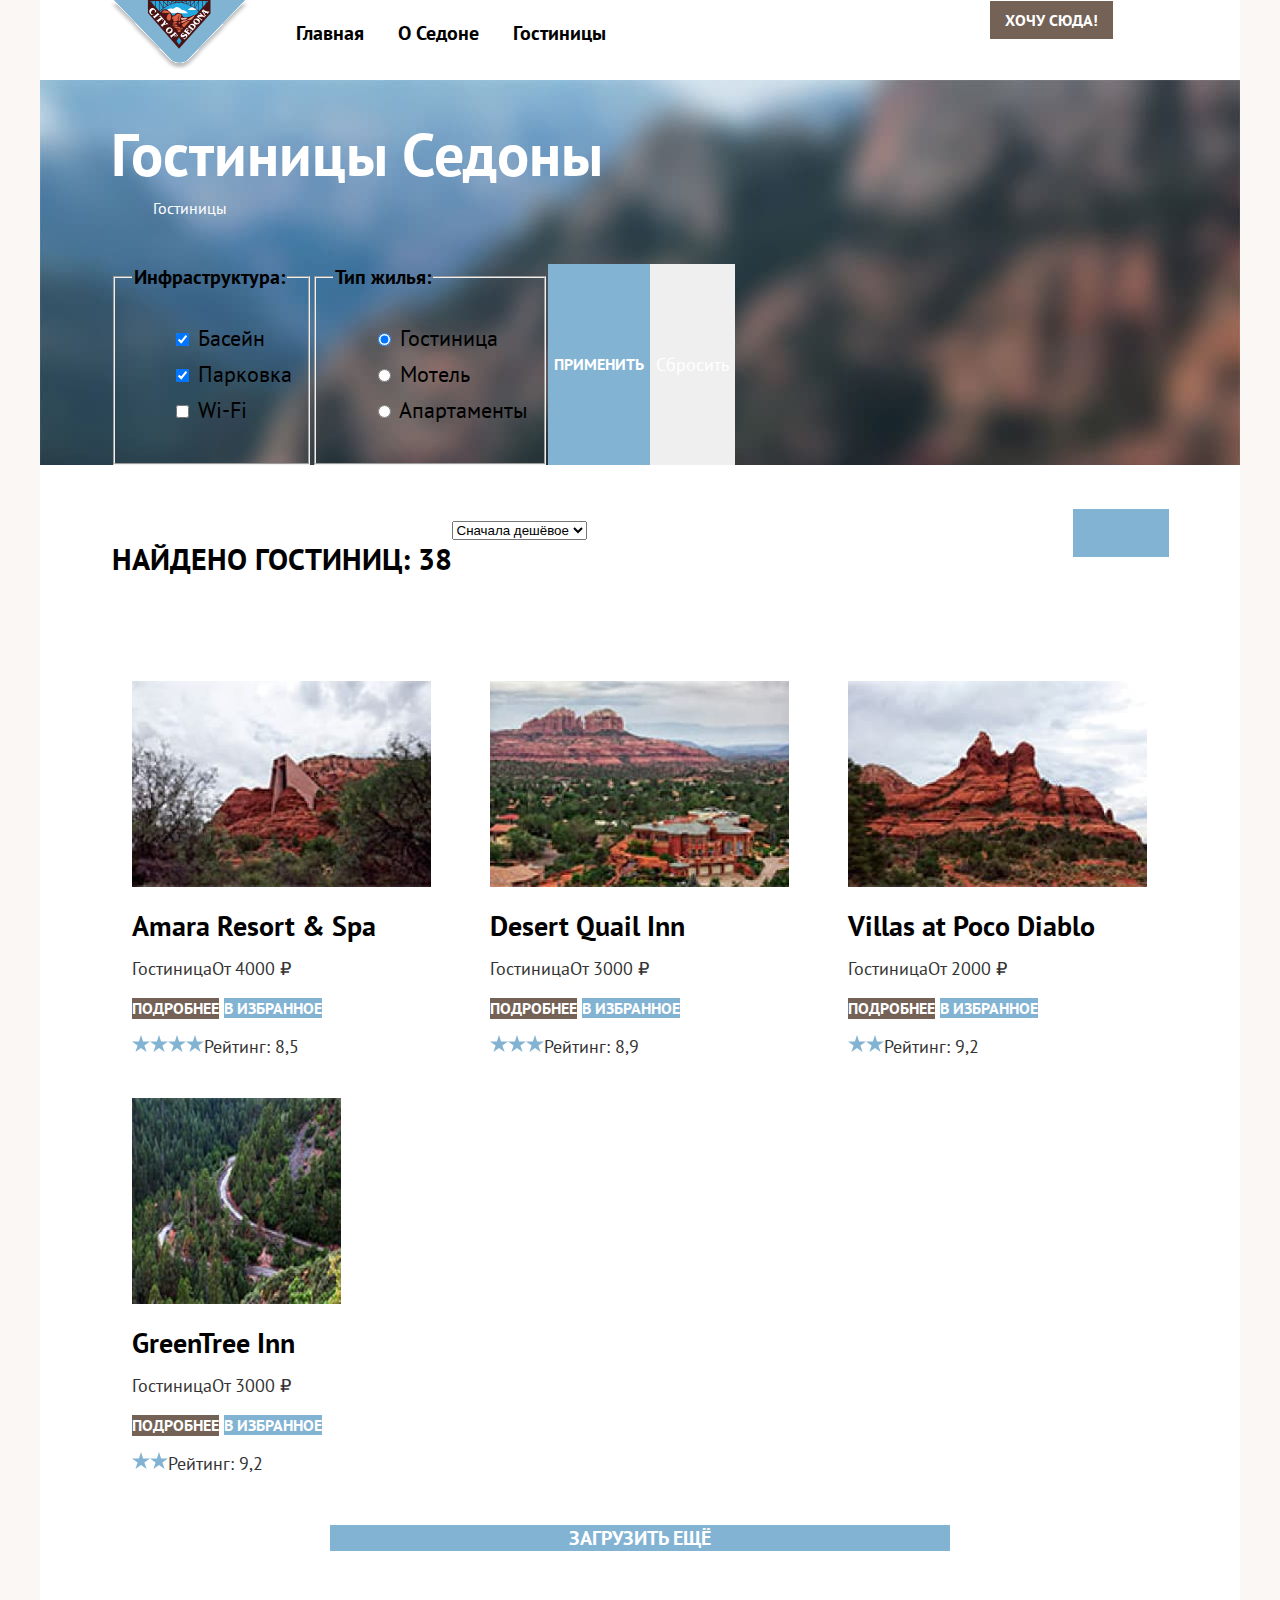
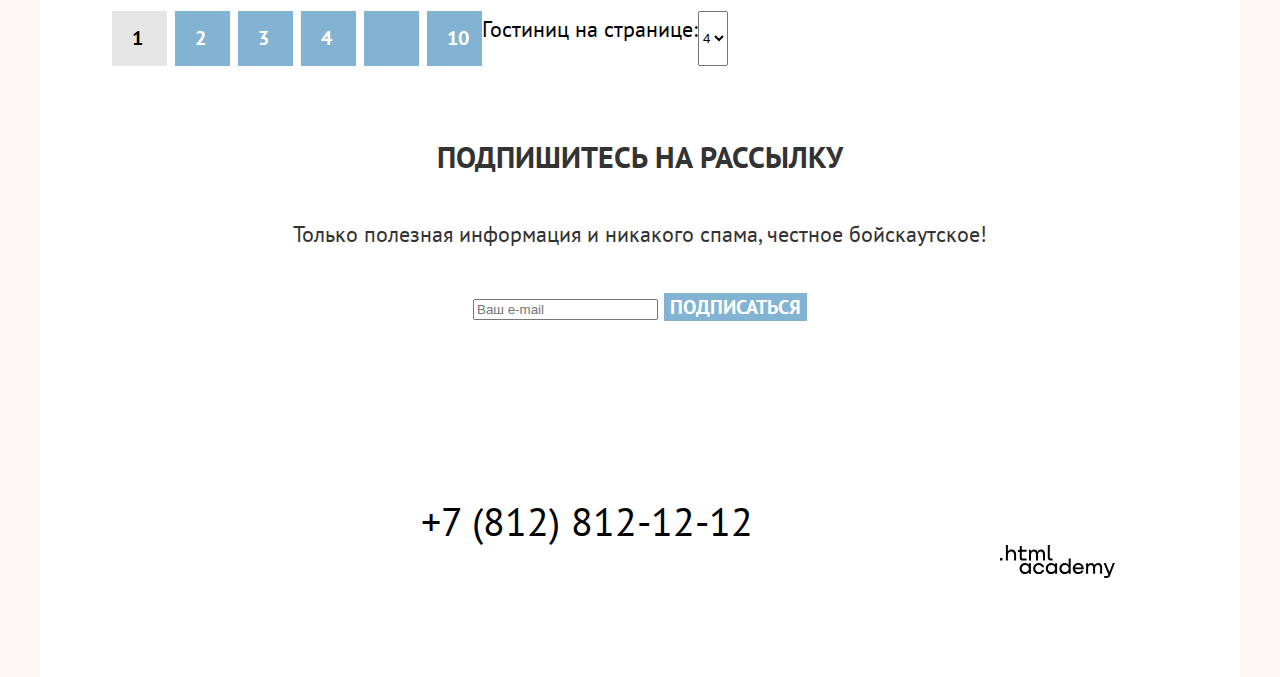
<file: 10/catalog.html>
<!DOCTYPE html>
<html lang="ru">
  <head>
    <meta charset="utf-8">
    <title>Каталог</title>
    <link rel="stylesheet" href="styles/styles.css">
    <base href="https://htmlacademy-htmlcss.github.io/1982321-sedona-33/10/">
</head>
  <body>
    <div class="page-container">
      <header class="page-header">
        <nav class="navigation">
          <a class="navigation-logo" href="index.html">
            <img class="page-header-logo" src="images/navigation/logo.svg" width="139" height="70" alt="Логотип Седоны">
          </a>
          <ul class="navigation-list">
            <li class="navigation-item">
              <a class="navigation-link" href="index.html">Главная</a>
            </li>
            <li class="navigation-item">
              <a class="navigation-link" href="#">О Седоне</a>
            </li>
            <li class="navigation-item">
              <a class="navigation-link-current" href="#">Гостиницы</a>
            </li>
          </ul>
          <ul class="navigation-list navigation-user">
            <li class="navigation-item">
              <a class="navigation-link" href="#">
                <span class="visually-hidden">
                  Поиск
                </span>
              </a>
            </li>
            <li class="navigation-item">
              <a class="navigation-link" href="#">
                <span class="visually-hidden">
                  Избранное
                </span>
              </a>
            </li>
            <li class="navigaton-item">
              <a class="button-navigation-link" href="#">Хочу сюда!</a>
            </li>
          </ul>
        </nav>        
      </header>
      <main class="main-container main-inner">
        <div class="filter-container">
          <header class="inner-header">
            <h1 class="inner-header-title">Гостиницы Седоны</h1>
            <ul class="breadcrumbs">
              <li class="breadcrumbs-item">
                <a class="visually-hidden" href="index.html">
                  <img class="icon-home" src="images/catalog/home-1.svg" width="12" height="12" alt="Домой">
                </a>
              </li>
              <li class="breadcrumbs-item">
                <a class="breadcrumbs-link">Гостиницы</a>
              </li>
            </ul>
          </header>
          <section class="filter">
            <h2 class="visually-hidden">Список гостиниц с фильтрами</h2>
            <form class="catalog-filter" action="https://echo.htmlacademy.ru/" method="get">
              <fieldset class="catalog-filter-group">
                <legend class="catalog-filter-title">Инфраструктура:</legend>
                <ul class="catalog-filter-list">
                  <li class="catalog-filter-item">
                    <label class="control">
                      <input class="control-input" type="checkbox" name="pool" checked>
                      Басейн
                    </label>
                  </li>
                  <li class="catalog-filter-item">
                    <label class="control">
                      <input class="control-input" type="checkbox" name="parking" checked>
                      Парковка
                    </label>
                  </li>
                  <li class="catalog-filter-item">
                    <label class="control">
                      <input class="control-input" type="checkbox" name="Wi-Fi">
                      Wi-Fi
                    </label>
                  </li>
                </ul>
              </fieldset>

              <fieldset class="catalog-filter-group">
                <legend class="catalog-filter-title">Тип жилья:</legend>
                <ul class="catalog-filter-list">
                  <li class="catalog-filter-item">
                    <label class="control">
                      <input class="control-input" type="radio" name="housing-type" value="hotel" checked>
                        Гостиница
                    </label>
                  </li>
                  <li class="catalog-filter-item">
                    <label class="control">
                      <input class="control-input" type="radio" name="housing-type" value="motel">
                        Мотель
                    </label>
                  </li>
                  <li class="catalog-filter-item">
                    <label class="control">
                      <input class="control-input" type="radio" name="housing-type" value="apartaments">
                        Апартаменты
                    </label>
                  </li>
                </ul>
              </fieldset>
              <button class="button-submit" type="submit">ПРИМЕНИТЬ</button>
              <button class="button-reset" type="reset">Сбросить</button>
            </form>
          </section>
        </div>
        <section class="hotel-catalog">
          <div class="sorting-container">
            <p class="result">Найдено гостиниц: 38</p>
            <div class="select sorting-type">
            <select class="select-control" aria-label="Сортировка">
              <option value="cheap">Сначала дешёвое</option>
            </select>
            </div>
            <a href="#" class="button-button-light">
              <span class="visually-hidden">Показать карточки</span>
            </a>
            <a class="button" href="#">
              <span class="visually-hidden">Показать Слайд</span>
            </a>
            <a class="button" href="#">
              <span class="visually-hidden">Показать список</span>
            </a>
          </div>
          <ul class="product-card-list">
            <li class="product-card">
              <div class="product-card-content">
                <a class="product-card-link" href="#">
                  <img class="product-card-image" src="images/catalog/hotel-1.jpg" width="299" height="206" alt="Скала">
                  <h3 class="product-card-title">Amara Resort & Spa</h3>
                </a>
                <div class="price">
                  <p class="product-card-hotel">Гостиница</p>
                  <p class="product-card-price">От 4000 ₽</p>
                </div>
                <div class="card-button">
                  <a class="product-card-button button" href="#">ПОДРОБНЕЕ</a>
                  <a class="product-card-button-favorites" href="#">В ИЗБРАННОЕ</a>
                </div>
                <div class="rating">
                  <img class="product-star" src="images/catalog/star.svg" width="18" height="17" alt="Звезда">
                  <img class="product-star" src="images/catalog/star.svg" width="18" height="17" alt="Звезда">
                  <img class="product-star" src="images/catalog/star.svg" width="18" height="17" alt="Звезда">
                  <img class="product-star" src="images/catalog/star.svg" width="18" height="17" alt="Звезда">
                  <p class="product-rating">Рейтинг: 8,5</p>
                </div>
              </div>
            </li>
            <li class="product-card">
              <div class="product-card-content">
                <a class="product-card-link" href="#">
                  <img class="product-card-image" src="images/catalog/hotel-2.jpg" width="299" height="206" alt="отель на фоне скалы">
                  <h3 class="product-card-title">Desert Quail Inn</h3>
                </a>
                <div class="price">
                  <p class="product-card-hotel">Гостиница</p>
                  <p class="product-card-price">От 3000 ₽</p>
                </div>
                <div class="card-button">
                  <a class="product-card-button button" href="#">ПОДРОБНЕЕ</a>
                  <a class="product-card-button-favorites" href="#">В ИЗБРАННОЕ</a>
                </div>
                <div class="rating">
                  <img class="product-star" src="images/catalog/star.svg" width="18" height="17" alt="Звезда">
                  <img class="product-star" src="images/catalog/star.svg" width="18" height="17" alt="Звезда">
                  <img class="product-star" src="images/catalog/star.svg" width="18" height="17" alt="Звезда">
                  <p class="product-rating">Рейтинг: 8,9</p>
                </div>
              </div>
            </li>
            <li class="product-card">
              <div class="product-card-content">
                <a class="product-card-link" href="#">
                  <img class="product-card-image" src="images/catalog/hotel-3.jpg" width="299" height="206" alt="скалы">
                  <h3 class="product-card-title">Villas at Poco Diablo</h3>
                </a>
                <div class="price">
                  <p class="product-card-hotel">Гостиница</p>
                  <p class="product-card-price">От 2000 ₽</p>
                </div>
                <div class="card-button">
                  <a class="product-card-button button" href="#">ПОДРОБНЕЕ</a>
                  <a class="product-card-button-favorites" href="#">В ИЗБРАННОЕ</a>
                </div>
                <div class="rating">
                  <img class="product-star" src="images/catalog/star.svg" width="18" height="17" alt="Звезда">
                  <img class="product-star" src="images/catalog/star.svg" width="18" height="17" alt="Звезда">
                  <p class="product-rating">Рейтинг: 9,2</p>
                </div>
              </div>
            </li>
            <li class="product-card">
              <div class="product-card-content">
                <a class="product-card-link" href="#">
                  <img class="product-card-image" src="images/catalog/hotel-4.jpg" width="209" height="206" alt="Горная дорога">
                  <h3 class="product-card-title">GreenTree Inn</h3>
                </a>
                <div class="price">
                  <p class="product-card-hotel">Гостиница</p>
                  <p class="product-card-price">От 3000 ₽</p>
                </div>
                <div class="card-button">
                  <a class="product-card-button button" href="#">ПОДРОБНЕЕ</a>
                  <a class="product-card-button-favorites" href="#">В ИЗБРАННОЕ</a>
                </div>
                <div class="rating">
                  <img class="product-star" src="images/catalog/star.svg" width="18" height="17" alt="Звезда">
                  <img class="product-star" src="images/catalog/star.svg" width="18" height="17" alt="Звезда">
                  <p class="product-rating">Рейтинг: 9,2</p>
                </div>
              </div>
            </li>
          </ul>
          <div class="upload-container">
            <button class="button pagination-upload-more" type="button">Загрузить ещё</button>
          </div>
        </section>
        <section>
          <div class="pagination-container">
          <ul class="pagination">
            <li class="pagination-item">
              <a class="pagination-link pagination-current">1</a>
            </li>
            <li class="pagination-item">
              <a class="pagination-link" href="#">2</a>
            </li>
            <li class="pagination-item">
              <a class="pagination-link" href="#">3</a>
            </li>
            <li class="pagination-item">
              <a class="pagination-link" href="#">4</a>
            </li>
            <li class="pagination-item">
              <a class="pagination-link pagination-reveal" href="#">
                <span class="visually-hidden">Раскрыть</span>
              </a>
            </li>
            <li class="pagination-item">
              <a class="pagination-link" href="#">10</a>
            </li>
          </ul>
          <p>Гостиниц на странице:</p>
          <select class="select-control" aria-label="Сортировка">
            <option value="four">4</option>
          </select>
          </div>  
        </section>
        <section class="mailing-inner">
          <h2 class="page-mailing">Подпишитесь на рассылку</h2>
          <p>Только полезная информация и никакого спама,
            честное бойскаутское!</p>
          <form class="subscription-form" action="https://echo.htmlacademy.ru/" method="post">
            <input type="text" name="subscription-email" placeholder="Ваш e-mail">
            <button class="button" type="submit">ПОДПИСАТЬСЯ</button>
          </form>
        </section>
      </main>
      <footer class="page-footer">
        <div class="page-footer-container">
          <section class="footer-social">
            <h2 class="visually-hidden">Социальные сети</h2>
            <ul class="footer-social-list">
              <li class="footer-social-item">
                <a class="button" href="https://twitter.com/htmlacademy_ru">
                  <span class="visually-hidden">Твиттер</span>
                </a>
              </li>
              <li class="footer-social-item">
                <a class="button" href="https://www.facebook.com/htmlacademy">
                  <span class="visually-hidden">Фейсбук</span>
                </a>
              </li>
              <li class="footer-social-item">
                <a class="button" href="https://www.youtube.com/c/HTMLAcademyRUS">
                  <span class="visually-hidden">Ютуб</span>
                </a>
              </li>
            </ul>
          </section>
          <section class="footer-contacts">
            <h2 class="visually-hidden">Контакты</h2>
            <a class="footer-contacts-phone" href="tel:88128121212">+7 (812) 812-12-12</a>
          </section>    
          <a class="footer-contacts-logo" href="https://htmlacademy.ru/">
            <img class="footer-contacts-logo" src="images/footer/logo_htmlacademy.svg" width="115" height="34" alt="Логотип htmlacademy">
          </a> 
        </div>
      </footer>
    </div>
  </body>
</html>
</file>
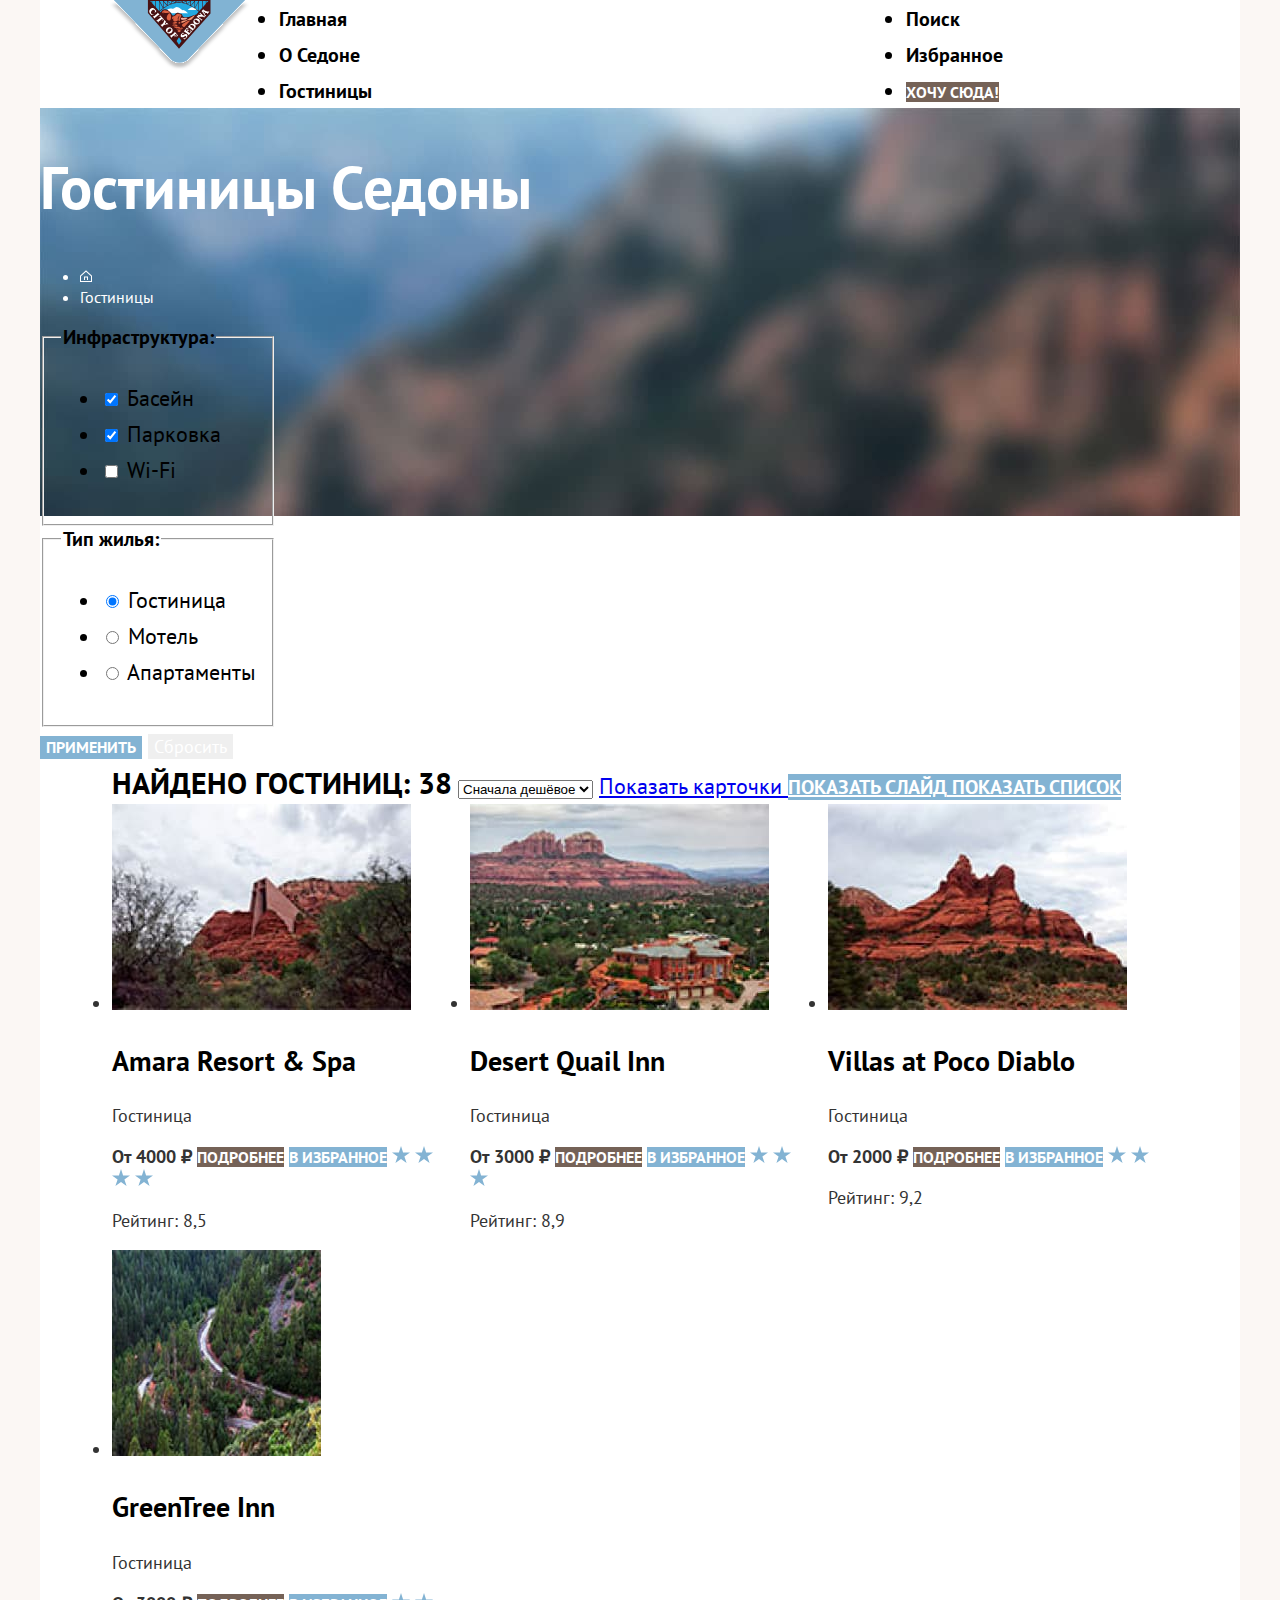
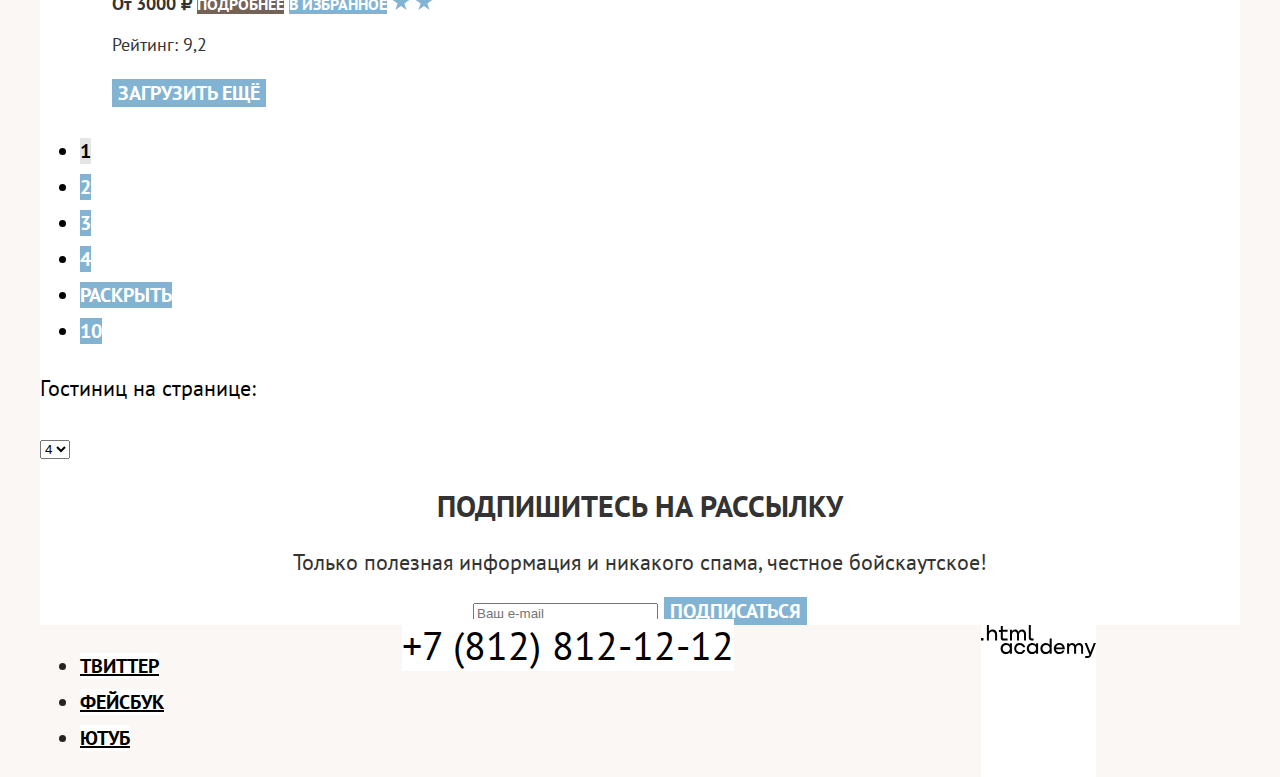
<file: 7/catalog.html>
<!DOCTYPE html>
<html lang="ru">
  <head>
    <meta charset="utf-8">
    <title>Каталог</title>
    <link rel="stylesheet" href="styles/styles.css">
    <base href="https://htmlacademy-htmlcss.github.io/1982321-sedona-33/7/">
</head>
  <body>
    <div class="page-container">
      <header class="page-header">
        <nav class="navigation">
          <a class="navigation-logo" href="index.html">
            <img class="page-header-logo" src="images/navigation/logo.svg" width="139" height="70" alt="Логотип Седоны">
          </a>
          <ul class="navigation-list">
            <li class="navigaton-item">
              <a class="navigation-link" href="index.html">Главная</a>
            </li>
            <li class="navigaton-item">
              <a class="navigation-link" href="#">О Седоне</a>
            </li>
            <li class="navigaton-item">
              <a class="navigation-link-current" href="#">Гостиницы</a>
            </li>
          </ul>
          <ul class="navigation-list navigation-user">
            <li class="navigaton-item">
              <a class="navigation-link" href="#">
                <span class="visually-hidden">
                  Поиск
                </span>
              </a>
            </li>
            <li class="navigaton-item">
              <a class="navigation-link" href="#">
                <span class="visually-hidden">
                  Избранное
                </span>
              </a>
            </li>
            <li class="navigaton-item">
              <a class="button-navigation-link" href="#">Хочу сюда!</a>
            </li>
          </ul>
        </nav>        
      </header>
      <main class="main-container main-inner">
        <div class="filter-container">
          <header class="inner-header">
            <h1 class="inner-header-title">Гостиницы Седоны</h1>
            <ul class="breadcrumbs">
              <li class="breadcrumbs-item">
                <a class="visually-hidden" href="index.html">
                  <img class="icon-home" src="images/catalog/home-1.svg" width="12" height="12" alt="Домой">
                </a>
              </li>
              <li class="breadcrumbs-item">
                <a class="breadcrumbs-link">Гостиницы</a>
              </li>
            </ul>
          </header>
          <section class="filter">
            <h2 class="visually-hidden" hidden>Список гостиниц с фильтрами</h2>
            <form class="catalog-filter" action="https://echo.htmlacademy.ru/" method="get">
              <fieldset class="catalog-filter-group">
                <legend class="catalog-filter-title">Инфраструктура:</legend>
                <ul class="catalog-filter-list">
                  <li class="catalog-filter-item">
                    <label class="control">
                      <input class="control-input" type="checkbox" name="pool" checked>
                      Басейн
                    </label>
                  </li>
                  <li class="catalog-filter-item">
                    <label class="control">
                      <input class="control-input" type="checkbox" name="parking" checked>
                      Парковка
                    </label>
                  </li>
                  <li class="catalog-filter-item">
                    <label class="control">
                      <input class="control-input" type="checkbox" name="Wi-Fi">
                      Wi-Fi
                    </label>
                  </li>
                </ul>
              </fieldset>

              <fieldset class="catalog-filter-group">
                <legend class="catalog-filter-title">Тип жилья:</legend>
                <ul class="catalog-filter-list">
                  <li class="catalog-filter-item">
                    <label class="control">
                      <input class="control-input" type="radio" name="housing-type" value="hotel" checked>
                        Гостиница
                    </label>
                  </li>
                  <li class="catalog-filter-item">
                    <label class="control">
                      <input class="control-input" type="radio" name="housing-type" value="motel">
                        Мотель
                    </label>
                  </li>
                  <li class="catalog-filter-item">
                    <label class="control">
                      <input class="control-input" type="radio" name="housing-type" value="apartaments">
                        Апартаменты
                    </label>
                  </li>
                </ul>
              </fieldset>
              <button class="button-submit" type="submit">ПРИМЕНИТЬ</button>
              <button class="button-reset" type="reset">Сбросить</button>
            </form>
          </section>
        </div>
        <section class="hotel-catalog">
          <div class="sorting-container">
              <b class="result">Найдено гостиниц: 38</b>
              <select class="select-control" aria-label="Сортировка">
                <option value="cheap">Сначала дешёвое</option>
              </select>
              <a href="#" class="button-button-light">
                <span class="visually-hidden">Показать карточки</span>
            </a>
            <a class="button" href="#">
              <span class="visually-hidden">Показать Слайд</span>
            </a>
            <a class="button" href="#">
              <span class="visually-hidden">Показать список</span>
            </a>
          </div>
          <ul class="product-card-list">
            <li class="product-card">
                <a class="product-card-link" href="#">
                <img class="product-card-image" src="images/catalog/hotel-1.jpg" width="299" height="206" alt="Скала">
                <h3 class="product-card-title">Amara Resort & Spa</h3>
                </a>
                <p>Гостиница</p>
                <b class="product-card-price">От 4000 ₽</b>
                <a class="product-card-button button" href="#">ПОДРОБНЕЕ</a>
                <a class="product-card-button-favorites" href="#">В ИЗБРАННОЕ</a>
                <img class="product-star" src="images/catalog/star.svg" width="18" height="17" alt="Звезда">
                <img class="product-star" src="images/catalog/star.svg" width="18" height="17" alt="Звезда">
                <img class="product-star" src="images/catalog/star.svg" width="18" height="17" alt="Звезда">
                <img class="product-star" src="images/catalog/star.svg" width="18" height="17" alt="Звезда">
                <p class="product-rating">Рейтинг: 8,5</p>
              </li>
            <li class="product-card">
              <a class="product-card-link" href="#">
                <img class="product-card-image" src="images/catalog/hotel-2.jpg" width="299" height="206" alt="отель на фоне скалы">
                <h3 class="product-card-title">Desert Quail Inn</h3>
              </a>
              <p>Гостиница</p>
              <b class="product-card-price">От 3000 ₽</b>
              <a class="product-card-button button" href="#">ПОДРОБНЕЕ</a>
              <a class="product-card-button-favorites" href="#">В ИЗБРАННОЕ</a>
              <img class="product-star" src="images/catalog/star.svg" width="18" height="17" alt="Звезда">
              <img class="product-star" src="images/catalog/star.svg" width="18" height="17" alt="Звезда">
              <img class="product-star" src="images/catalog/star.svg" width="18" height="17" alt="Звезда">
              <p class="product-rating">Рейтинг: 8,9</p>
            </li>
            <li class="product-card">
              <a class="product-card-link" href="#">
                <img class="product-card-image" src="images/catalog/hotel-3.jpg" width="299" height="206" alt="скалы">
                <h3 class="product-card-title">Villas at Poco Diablo</h3>
              </a>
              <p>Гостиница</p>
              <b class="product-card-price">От 2000 ₽</b>
              <a class="product-card-button button" href="#">ПОДРОБНЕЕ</a>
              <a class="product-card-button-favorites" href="#">В ИЗБРАННОЕ</a>
              <img class="product-star" src="images/catalog/star.svg" width="18" height="17" alt="Звезда">
              <img class="product-star" src="images/catalog/star.svg" width="18" height="17" alt="Звезда">
              <p class="product-rating">Рейтинг: 9,2</p>
            </li>
            <li class="product-card">
              <a class="product-card-link" href="#">
                <img class="product-card-image" src="images/catalog/hotel-4.jpg" width="209" height="206" alt="Горная дорога">
                <h3 class="product-card-title">GreenTree Inn</h3>
              </a>
              <p>Гостиница</p>
              <b class="product-card-price">От 3000 ₽</b>
              <a class="product-card-button button" href="#">ПОДРОБНЕЕ</a>
              <a class="product-card-button-favorites" href="#">В ИЗБРАННОЕ</a>
              <img class="product-star" src="images/catalog/star.svg" width="18" height="17" alt="Звезда">
              <img class="product-star" src="images/catalog/star.svg" width="18" height="17" alt="Звезда">
              <p class="product-rating">Рейтинг: 9,2</p>
            </li>
          </ul>
          <div class="upload-container">
            <button class="button pagination-upload-more" type="button">Загрузить ещё</button>
          </div>
        </section>  
            <ul class="pagination">
              <li class="pagination-item">
                <a class="pagination-link pagination-current">1</a>
              </li>
              <li class="pagination-item">
                <a class="pagination-link" href="#">2</a>
              </li>
              <li class="pagination-item">
                <a class="pagination-link" href="#">3</a>
              </li>
              <li class="pagination-item">
                <a class="pagination-link" href="#">4</a>
              </li>
              <li class="pagination-item">
                <a class="pagination-link pagination-reveal" href="#">
                  <span class="visually-hidden">Раскрыть</span>
                </a>
              </li>
              <li class="pagination-item">
                <a class="pagination-link" href="#">10</a>
              </li>
            </ul>
            <p>Гостиниц на странице:</p>
            <select class="select-control" aria-label="Сортировка">
              <option value="four">4</option>
            </select>
          </section>
          <section class="mailing-inner">
            <h2 class="page-mailing">Подпишитесь на рассылку</h2>
            <p>Только полезная информация и никакого спама,
              честное бойскаутское!</p>
            <form class="subscription-form" action="https://echo.htmlacademy.ru/" method="post">
              <input type="text" name="subscription-email" placeholder="Ваш e-mail">
              <button class="button" type="submit">ПОДПИСАТЬСЯ</button>
            </form>
          </section>
      </main>
      <footer class="page-footer">
        <div class="page-footer-container">
          <section class="footer-social">
            <h2 class="visually-hidden" hidden>Социальные сети</h2>
            <ul class="footer-social-list">
              <li class="footer-social-item">
                <a class="button" href="https://twitter.com/htmlacademy_ru">
                  <span class="visually-hidden">Твиттер</span>
                </a>
              </li>
              <li class="footer-social-item">
                <a class="button" href="https://www.facebook.com/htmlacademy">
                  <span class="visually-hidden">Фейсбук</span>
                </a>
              </li>
              <li class="footer-social-item">
                <a class="button" href="https://www.youtube.com/c/HTMLAcademyRUS">
                  <span class="visually-hidden">Ютуб</span>
                </a>
              </li>
            </ul>
          </section>
          <section class="footer-contacts">
            <h2 class="visually-hidden" hidden>Контакты</h2>
            <a class="footer-contacts-phone" href="tel:88128121212">+7 (812) 812-12-12</a>
          </section>    
          <a class="footer-contacts-logo" href="https://htmlacademy.ru/">
            <img class="footer-contacts-logo" src="images/footer/logo_htmlacademy.svg" width="115" height="34" alt="Логотип htmlacademy">
          </a> 
        </div>
      </footer>
    </div>
  </body>
</html>
</file>
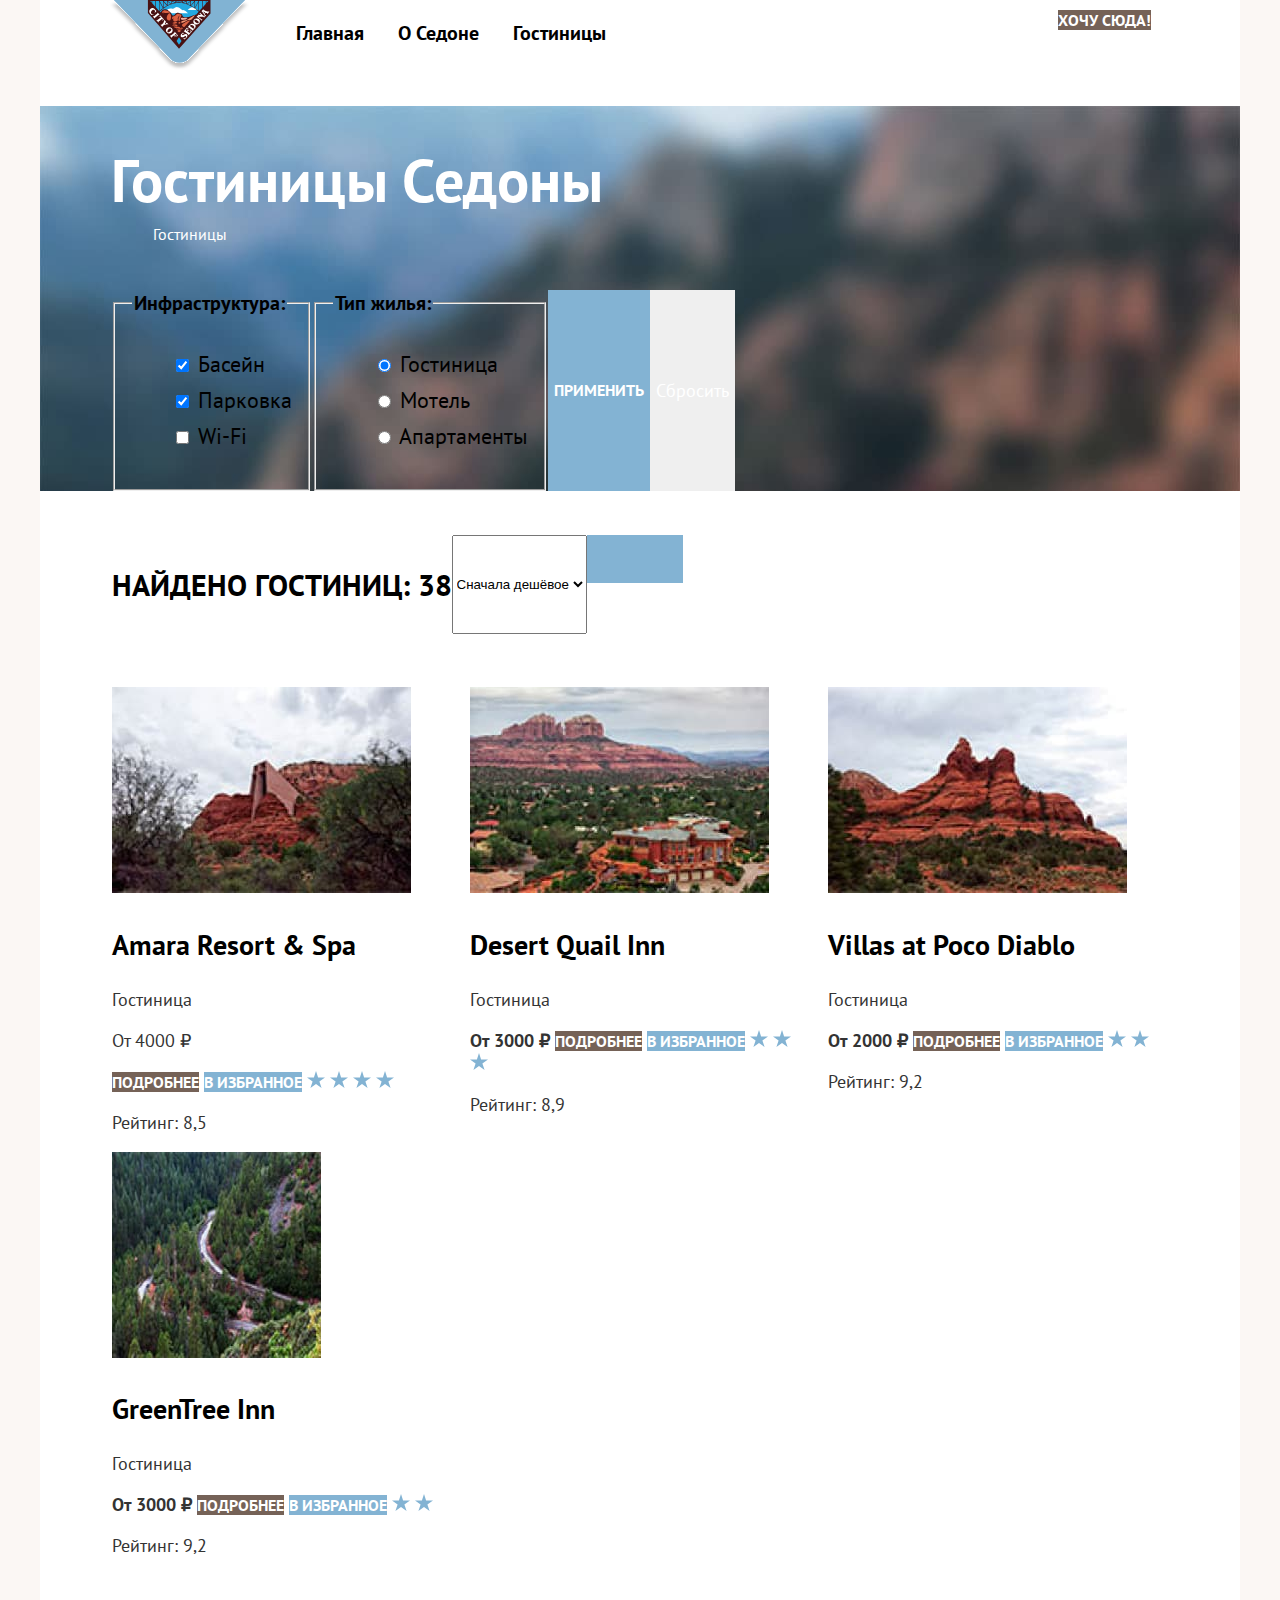
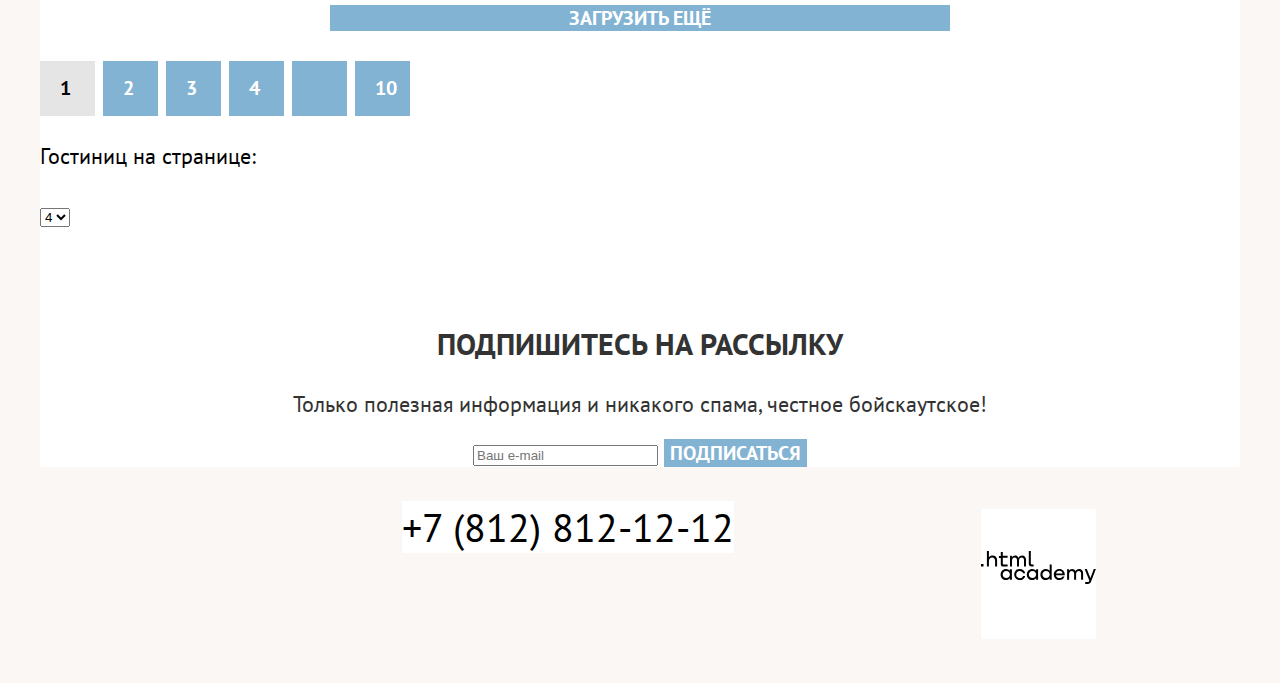
<file: 8/catalog.html>
<!DOCTYPE html>
<html lang="ru">
  <head>
    <meta charset="utf-8">
    <title>Каталог</title>
    <link rel="stylesheet" href="styles/styles.css">
    <base href="https://htmlacademy-htmlcss.github.io/1982321-sedona-33/8/">
</head>
  <body>
    <div class="page-container">
      <header class="page-header">
        <nav class="navigation">
          <a class="navigation-logo" href="index.html">
            <img class="page-header-logo" src="images/navigation/logo.svg" width="139" height="70" alt="Логотип Седоны">
          </a>
          <ul class="navigation-list">
            <li class="navigaton-item">
              <a class="navigation-link" href="index.html">Главная</a>
            </li>
            <li class="navigaton-item">
              <a class="navigation-link" href="#">О Седоне</a>
            </li>
            <li class="navigaton-item">
              <a class="navigation-link-current" href="#">Гостиницы</a>
            </li>
          </ul>
          <ul class="navigation-list navigation-user">
            <li class="navigaton-item">
              <a class="navigation-link" href="#">
                <span class="visually-hidden">
                  Поиск
                </span>
              </a>
            </li>
            <li class="navigaton-item">
              <a class="navigation-link" href="#">
                <span class="visually-hidden">
                  Избранное
                </span>
              </a>
            </li>
            <li class="navigaton-item">
              <a class="button-navigation-link" href="#">Хочу сюда!</a>
            </li>
          </ul>
        </nav>        
      </header>
      <main class="main-container main-inner">
        <div class="filter-container">
          <header class="inner-header">
            <h1 class="inner-header-title">Гостиницы Седоны</h1>
            <ul class="breadcrumbs">
              <li class="breadcrumbs-item">
                <a class="visually-hidden" href="index.html">
                  <img class="icon-home" src="images/catalog/home-1.svg" width="12" height="12" alt="Домой">
                </a>
              </li>
              <li class="breadcrumbs-item">
                <a class="breadcrumbs-link">Гостиницы</a>
              </li>
            </ul>
          </header>
          <section class="filter">
            <h2 class="visually-hidden">Список гостиниц с фильтрами</h2>
            <form class="catalog-filter" action="https://echo.htmlacademy.ru/" method="get">
              <fieldset class="catalog-filter-group">
                <legend class="catalog-filter-title">Инфраструктура:</legend>
                <ul class="catalog-filter-list">
                  <li class="catalog-filter-item">
                    <label class="control">
                      <input class="control-input" type="checkbox" name="pool" checked>
                      Басейн
                    </label>
                  </li>
                  <li class="catalog-filter-item">
                    <label class="control">
                      <input class="control-input" type="checkbox" name="parking" checked>
                      Парковка
                    </label>
                  </li>
                  <li class="catalog-filter-item">
                    <label class="control">
                      <input class="control-input" type="checkbox" name="Wi-Fi">
                      Wi-Fi
                    </label>
                  </li>
                </ul>
              </fieldset>

              <fieldset class="catalog-filter-group">
                <legend class="catalog-filter-title">Тип жилья:</legend>
                <ul class="catalog-filter-list">
                  <li class="catalog-filter-item">
                    <label class="control">
                      <input class="control-input" type="radio" name="housing-type" value="hotel" checked>
                        Гостиница
                    </label>
                  </li>
                  <li class="catalog-filter-item">
                    <label class="control">
                      <input class="control-input" type="radio" name="housing-type" value="motel">
                        Мотель
                    </label>
                  </li>
                  <li class="catalog-filter-item">
                    <label class="control">
                      <input class="control-input" type="radio" name="housing-type" value="apartaments">
                        Апартаменты
                    </label>
                  </li>
                </ul>
              </fieldset>
              <button class="button-submit" type="submit">ПРИМЕНИТЬ</button>
              <button class="button-reset" type="reset">Сбросить</button>
            </form>
          </section>
        </div>
        <section class="hotel-catalog">
          <div class="sorting-container">
            <p class="result">Найдено гостиниц: 38</p>
            <select class="select-control" aria-label="Сортировка">
              <option value="cheap">Сначала дешёвое</option>
            </select>
            <a href="#" class="button-button-light">
              <span class="visually-hidden">Показать карточки</span>
            </a>
            <a class="button" href="#">
              <span class="visually-hidden">Показать Слайд</span>
            </a>
            <a class="button" href="#">
              <span class="visually-hidden">Показать список</span>
            </a>
          </div>
          <ul class="product-card-list">
            <li class="product-card">
              <a class="product-card-link" href="#">
              <img class="product-card-image" src="images/catalog/hotel-1.jpg" width="299" height="206" alt="Скала">
              <h3 class="product-card-title">Amara Resort & Spa</h3>
              </a>
              <p>Гостиница</p>
              <p class="product-card-price">От 4000 ₽</p>
              <a class="product-card-button button" href="#">ПОДРОБНЕЕ</a>
              <a class="product-card-button-favorites" href="#">В ИЗБРАННОЕ</a>
              <img class="product-star" src="images/catalog/star.svg" width="18" height="17" alt="Звезда">
              <img class="product-star" src="images/catalog/star.svg" width="18" height="17" alt="Звезда">
              <img class="product-star" src="images/catalog/star.svg" width="18" height="17" alt="Звезда">
              <img class="product-star" src="images/catalog/star.svg" width="18" height="17" alt="Звезда">
              <p class="product-rating">Рейтинг: 8,5</p>
            </li>
            <li class="product-card">
              <a class="product-card-link" href="#">
                <img class="product-card-image" src="images/catalog/hotel-2.jpg" width="299" height="206" alt="отель на фоне скалы">
                <h3 class="product-card-title">Desert Quail Inn</h3>
              </a>
              <p>Гостиница</p>
              <b class="product-card-price">От 3000 ₽</b>
              <a class="product-card-button button" href="#">ПОДРОБНЕЕ</a>
              <a class="product-card-button-favorites" href="#">В ИЗБРАННОЕ</a>
              <img class="product-star" src="images/catalog/star.svg" width="18" height="17" alt="Звезда">
              <img class="product-star" src="images/catalog/star.svg" width="18" height="17" alt="Звезда">
              <img class="product-star" src="images/catalog/star.svg" width="18" height="17" alt="Звезда">
              <p class="product-rating">Рейтинг: 8,9</p>
            </li>
            <li class="product-card">
              <a class="product-card-link" href="#">
                <img class="product-card-image" src="images/catalog/hotel-3.jpg" width="299" height="206" alt="скалы">
                <h3 class="product-card-title">Villas at Poco Diablo</h3>
              </a>
              <p>Гостиница</p>
              <b class="product-card-price">От 2000 ₽</b>
              <a class="product-card-button button" href="#">ПОДРОБНЕЕ</a>
              <a class="product-card-button-favorites" href="#">В ИЗБРАННОЕ</a>
              <img class="product-star" src="images/catalog/star.svg" width="18" height="17" alt="Звезда">
              <img class="product-star" src="images/catalog/star.svg" width="18" height="17" alt="Звезда">
              <p class="product-rating">Рейтинг: 9,2</p>
            </li>
            <li class="product-card">
              <a class="product-card-link" href="#">
                <img class="product-card-image" src="images/catalog/hotel-4.jpg" width="209" height="206" alt="Горная дорога">
                <h3 class="product-card-title">GreenTree Inn</h3>
              </a>
              <p>Гостиница</p>
              <b class="product-card-price">От 3000 ₽</b>
              <a class="product-card-button button" href="#">ПОДРОБНЕЕ</a>
              <a class="product-card-button-favorites" href="#">В ИЗБРАННОЕ</a>
              <img class="product-star" src="images/catalog/star.svg" width="18" height="17" alt="Звезда">
              <img class="product-star" src="images/catalog/star.svg" width="18" height="17" alt="Звезда">
              <p class="product-rating">Рейтинг: 9,2</p>
            </li>
          </ul>
          <div class="upload-container">
            <button class="button pagination-upload-more" type="button">Загрузить ещё</button>
          </div>
        </section>
        <section>
          <ul class="pagination">
            <div class="pagination-container">
            <li class="pagination-item">
              <a class="pagination-link pagination-current">1</a>
            </li>
            <li class="pagination-item">
              <a class="pagination-link" href="#">2</a>
            </li>
            <li class="pagination-item">
              <a class="pagination-link" href="#">3</a>
            </li>
            <li class="pagination-item">
              <a class="pagination-link" href="#">4</a>
            </li>
            <li class="pagination-item">
              <a class="pagination-link pagination-reveal" href="#">
                <span class="visually-hidden">Раскрыть</span>
              </a>
            </li>
            <li class="pagination-item">
              <a class="pagination-link" href="#">10</a>
            </li>
          </ul>
          <p>Гостиниц на странице:</p>
          <select class="select-control" aria-label="Сортировка">
            <option value="four">4</option>
          </div>  
          </select>
        </section>
        <section class="mailing-inner">
          <h2 class="page-mailing">Подпишитесь на рассылку</h2>
          <p>Только полезная информация и никакого спама,
            честное бойскаутское!</p>
          <form class="subscription-form" action="https://echo.htmlacademy.ru/" method="post">
            <input type="text" name="subscription-email" placeholder="Ваш e-mail">
            <button class="button" type="submit">ПОДПИСАТЬСЯ</button>
          </form>
        </section>
      </main>
      <footer class="page-footer">
        <div class="page-footer-container">
          <section class="footer-social">
            <h2 class="visually-hidden">Социальные сети</h2>
            <ul class="footer-social-list">
              <li class="footer-social-item">
                <a class="button" href="https://twitter.com/htmlacademy_ru">
                  <span class="visually-hidden">Твиттер</span>
                </a>
              </li>
              <li class="footer-social-item">
                <a class="button" href="https://www.facebook.com/htmlacademy">
                  <span class="visually-hidden">Фейсбук</span>
                </a>
              </li>
              <li class="footer-social-item">
                <a class="button" href="https://www.youtube.com/c/HTMLAcademyRUS">
                  <span class="visually-hidden">Ютуб</span>
                </a>
              </li>
            </ul>
          </section>
          <section class="footer-contacts">
            <h2 class="visually-hidden">Контакты</h2>
            <a class="footer-contacts-phone" href="tel:88128121212">+7 (812) 812-12-12</a>
          </section>    
          <a class="footer-contacts-logo" href="https://htmlacademy.ru/">
            <img class="footer-contacts-logo" src="images/footer/logo_htmlacademy.svg" width="115" height="34" alt="Логотип htmlacademy">
          </a> 
        </div>
      </footer>
    </div>
  </body>
</html>
</file>
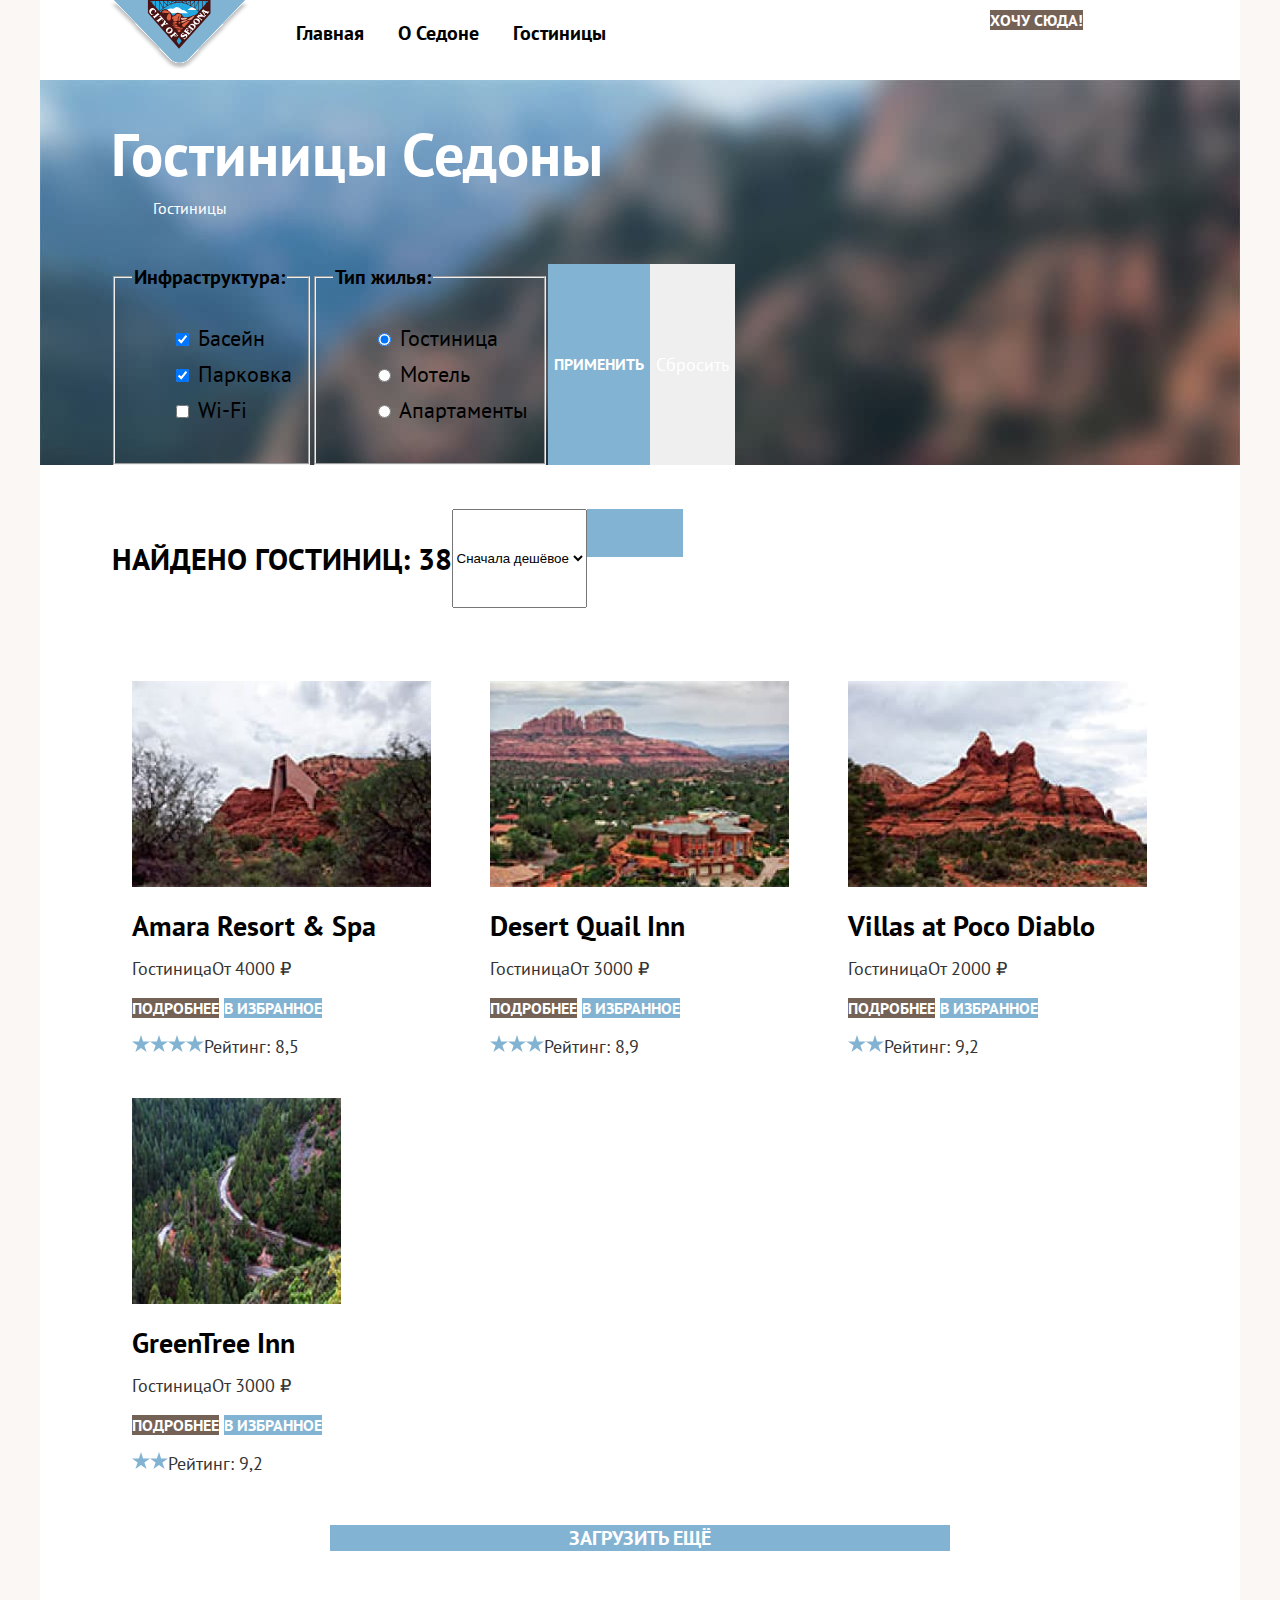
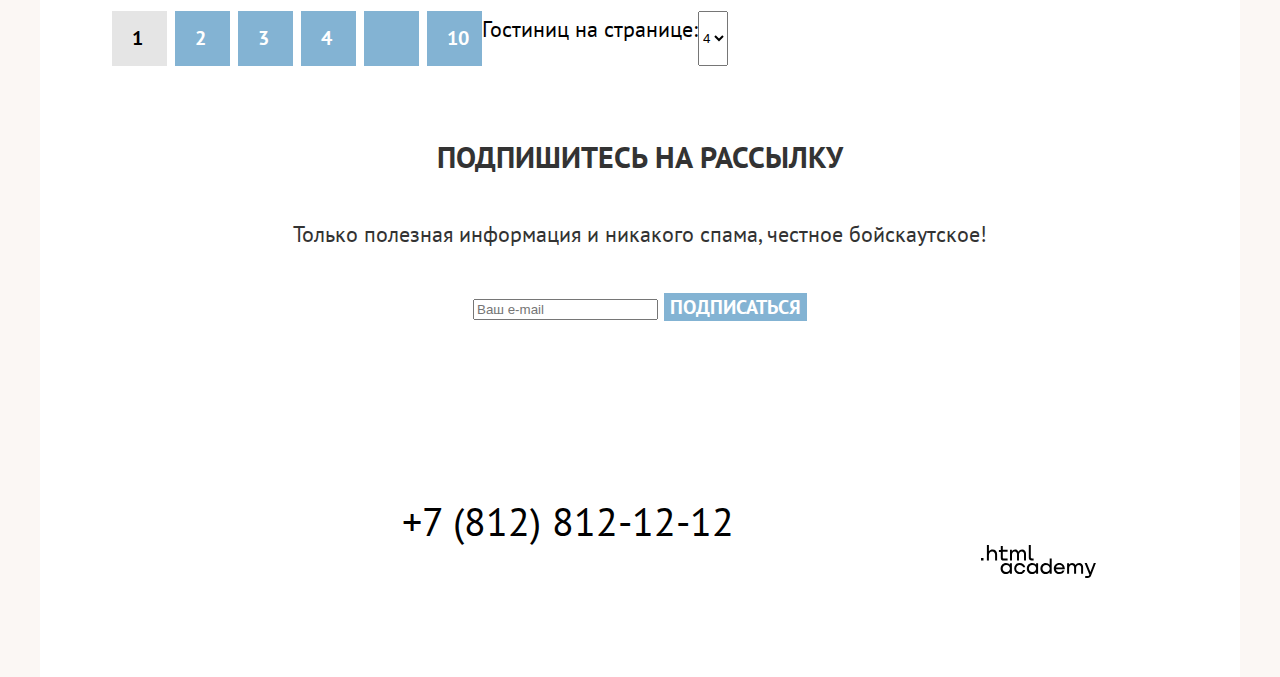
<file: 9/catalog.html>
<!DOCTYPE html>
<html lang="ru">
  <head>
    <meta charset="utf-8">
    <title>Каталог</title>
    <link rel="stylesheet" href="styles/styles.css">
    <base href="https://htmlacademy-htmlcss.github.io/1982321-sedona-33/9/">
</head>
  <body>
    <div class="page-container">
      <header class="page-header">
        <nav class="navigation">
          <a class="navigation-logo" href="index.html">
            <img class="page-header-logo" src="images/navigation/logo.svg" width="139" height="70" alt="Логотип Седоны">
          </a>
          <ul class="navigation-list">
            <li class="navigaton-item">
              <a class="navigation-link" href="index.html">Главная</a>
            </li>
            <li class="navigaton-item">
              <a class="navigation-link" href="#">О Седоне</a>
            </li>
            <li class="navigaton-item">
              <a class="navigation-link-current" href="#">Гостиницы</a>
            </li>
          </ul>
          <ul class="navigation-list navigation-user">
            <li class="navigaton-item">
              <a class="navigation-link" href="#">
                <span class="visually-hidden">
                  Поиск
                </span>
              </a>
            </li>
            <li class="navigaton-item">
              <a class="navigation-link" href="#">
                <span class="visually-hidden">
                  Избранное
                </span>
              </a>
            </li>
            <li class="navigaton-item">
              <a class="button-navigation-link" href="#">Хочу сюда!</a>
            </li>
          </ul>
        </nav>        
      </header>
      <main class="main-container main-inner">
        <div class="filter-container">
          <header class="inner-header">
            <h1 class="inner-header-title">Гостиницы Седоны</h1>
            <ul class="breadcrumbs">
              <li class="breadcrumbs-item">
                <a class="visually-hidden" href="index.html">
                  <img class="icon-home" src="images/catalog/home-1.svg" width="12" height="12" alt="Домой">
                </a>
              </li>
              <li class="breadcrumbs-item">
                <a class="breadcrumbs-link">Гостиницы</a>
              </li>
            </ul>
          </header>
          <section class="filter">
            <h2 class="visually-hidden">Список гостиниц с фильтрами</h2>
            <form class="catalog-filter" action="https://echo.htmlacademy.ru/" method="get">
              <fieldset class="catalog-filter-group">
                <legend class="catalog-filter-title">Инфраструктура:</legend>
                <ul class="catalog-filter-list">
                  <li class="catalog-filter-item">
                    <label class="control">
                      <input class="control-input" type="checkbox" name="pool" checked>
                      Басейн
                    </label>
                  </li>
                  <li class="catalog-filter-item">
                    <label class="control">
                      <input class="control-input" type="checkbox" name="parking" checked>
                      Парковка
                    </label>
                  </li>
                  <li class="catalog-filter-item">
                    <label class="control">
                      <input class="control-input" type="checkbox" name="Wi-Fi">
                      Wi-Fi
                    </label>
                  </li>
                </ul>
              </fieldset>

              <fieldset class="catalog-filter-group">
                <legend class="catalog-filter-title">Тип жилья:</legend>
                <ul class="catalog-filter-list">
                  <li class="catalog-filter-item">
                    <label class="control">
                      <input class="control-input" type="radio" name="housing-type" value="hotel" checked>
                        Гостиница
                    </label>
                  </li>
                  <li class="catalog-filter-item">
                    <label class="control">
                      <input class="control-input" type="radio" name="housing-type" value="motel">
                        Мотель
                    </label>
                  </li>
                  <li class="catalog-filter-item">
                    <label class="control">
                      <input class="control-input" type="radio" name="housing-type" value="apartaments">
                        Апартаменты
                    </label>
                  </li>
                </ul>
              </fieldset>
              <button class="button-submit" type="submit">ПРИМЕНИТЬ</button>
              <button class="button-reset" type="reset">Сбросить</button>
            </form>
          </section>
        </div>
        <section class="hotel-catalog">
          <div class="sorting-container">
            <p class="result">Найдено гостиниц: 38</p>
            <select class="select-control" aria-label="Сортировка">
              <option value="cheap">Сначала дешёвое</option>
            </select>
            <a href="#" class="button-button-light">
              <span class="visually-hidden">Показать карточки</span>
            </a>
            <a class="button" href="#">
              <span class="visually-hidden">Показать Слайд</span>
            </a>
            <a class="button" href="#">
              <span class="visually-hidden">Показать список</span>
            </a>
          </div>
          <ul class="product-card-list">
            <li class="product-card">
              <div class="product-card-content">
                <a class="product-card-link" href="#">
                  <img class="product-card-image" src="images/catalog/hotel-1.jpg" width="299" height="206" alt="Скала">
                  <h3 class="product-card-title">Amara Resort & Spa</h3>
                </a>
                <div class="price">
                  <p class="product-card-hotel">Гостиница</p>
                  <p class="product-card-price">От 4000 ₽</p>
                </div>
                <div class="card-button">
                  <a class="product-card-button button" href="#">ПОДРОБНЕЕ</a>
                  <a class="product-card-button-favorites" href="#">В ИЗБРАННОЕ</a>
                </div>
                <div class="rating">
                  <img class="product-star" src="images/catalog/star.svg" width="18" height="17" alt="Звезда">
                  <img class="product-star" src="images/catalog/star.svg" width="18" height="17" alt="Звезда">
                  <img class="product-star" src="images/catalog/star.svg" width="18" height="17" alt="Звезда">
                  <img class="product-star" src="images/catalog/star.svg" width="18" height="17" alt="Звезда">
                  <p class="product-rating">Рейтинг: 8,5</p>
                </div>
              </div>
            </li>
            <li class="product-card">
              <div class="product-card-content">
                <a class="product-card-link" href="#">
                  <img class="product-card-image" src="images/catalog/hotel-2.jpg" width="299" height="206" alt="отель на фоне скалы">
                  <h3 class="product-card-title">Desert Quail Inn</h3>
                </a>
                <div class="price">
                  <p class="product-card-hotel">Гостиница</p>
                  <p class="product-card-price">От 3000 ₽</p>
                </div>
                <div class="card-button">
                  <a class="product-card-button button" href="#">ПОДРОБНЕЕ</a>
                  <a class="product-card-button-favorites" href="#">В ИЗБРАННОЕ</a>
                </div>
                <div class="rating">
                  <img class="product-star" src="images/catalog/star.svg" width="18" height="17" alt="Звезда">
                  <img class="product-star" src="images/catalog/star.svg" width="18" height="17" alt="Звезда">
                  <img class="product-star" src="images/catalog/star.svg" width="18" height="17" alt="Звезда">
                  <p class="product-rating">Рейтинг: 8,9</p>
                </div>
              </div>
            </li>
            <li class="product-card">
              <div class="product-card-content">
                <a class="product-card-link" href="#">
                  <img class="product-card-image" src="images/catalog/hotel-3.jpg" width="299" height="206" alt="скалы">
                  <h3 class="product-card-title">Villas at Poco Diablo</h3>
                </a>
                <div class="price">
                  <p class="product-card-hotel">Гостиница</p>
                  <p class="product-card-price">От 2000 ₽</p>
                </div>
                <div class="card-button">
                  <a class="product-card-button button" href="#">ПОДРОБНЕЕ</a>
                  <a class="product-card-button-favorites" href="#">В ИЗБРАННОЕ</a>
                </div>
                <div class="rating">
                  <img class="product-star" src="images/catalog/star.svg" width="18" height="17" alt="Звезда">
                  <img class="product-star" src="images/catalog/star.svg" width="18" height="17" alt="Звезда">
                  <p class="product-rating">Рейтинг: 9,2</p>
                </div>
              </div>
            </li>
            <li class="product-card">
              <div class="product-card-content">
                <a class="product-card-link" href="#">
                  <img class="product-card-image" src="images/catalog/hotel-4.jpg" width="209" height="206" alt="Горная дорога">
                  <h3 class="product-card-title">GreenTree Inn</h3>
                </a>
                <div class="price">
                  <p class="product-card-hotel">Гостиница</p>
                  <p class="product-card-price">От 3000 ₽</p>
                </div>
                <div class="card-button">
                  <a class="product-card-button button" href="#">ПОДРОБНЕЕ</a>
                  <a class="product-card-button-favorites" href="#">В ИЗБРАННОЕ</a>
                </div>
                <div class="rating">
                  <img class="product-star" src="images/catalog/star.svg" width="18" height="17" alt="Звезда">
                  <img class="product-star" src="images/catalog/star.svg" width="18" height="17" alt="Звезда">
                  <p class="product-rating">Рейтинг: 9,2</p>
                </div>
              </div>
            </li>
          </ul>
          <div class="upload-container">
            <button class="button pagination-upload-more" type="button">Загрузить ещё</button>
          </div>
        </section>
        <section>
          <div class="pagination-container">
          <ul class="pagination">
            <li class="pagination-item">
              <a class="pagination-link pagination-current">1</a>
            </li>
            <li class="pagination-item">
              <a class="pagination-link" href="#">2</a>
            </li>
            <li class="pagination-item">
              <a class="pagination-link" href="#">3</a>
            </li>
            <li class="pagination-item">
              <a class="pagination-link" href="#">4</a>
            </li>
            <li class="pagination-item">
              <a class="pagination-link pagination-reveal" href="#">
                <span class="visually-hidden">Раскрыть</span>
              </a>
            </li>
            <li class="pagination-item">
              <a class="pagination-link" href="#">10</a>
            </li>
          </ul>
          <p>Гостиниц на странице:</p>
          <select class="select-control" aria-label="Сортировка">
            <option value="four">4</option>
          </select>
          </div>  
        </section>
        <section class="mailing-inner">
          <h2 class="page-mailing">Подпишитесь на рассылку</h2>
          <p>Только полезная информация и никакого спама,
            честное бойскаутское!</p>
          <form class="subscription-form" action="https://echo.htmlacademy.ru/" method="post">
            <input type="text" name="subscription-email" placeholder="Ваш e-mail">
            <button class="button" type="submit">ПОДПИСАТЬСЯ</button>
          </form>
        </section>
      </main>
      <footer class="page-footer">
        <div class="page-footer-container">
          <section class="footer-social">
            <h2 class="visually-hidden">Социальные сети</h2>
            <ul class="footer-social-list">
              <li class="footer-social-item">
                <a class="button" href="https://twitter.com/htmlacademy_ru">
                  <span class="visually-hidden">Твиттер</span>
                </a>
              </li>
              <li class="footer-social-item">
                <a class="button" href="https://www.facebook.com/htmlacademy">
                  <span class="visually-hidden">Фейсбук</span>
                </a>
              </li>
              <li class="footer-social-item">
                <a class="button" href="https://www.youtube.com/c/HTMLAcademyRUS">
                  <span class="visually-hidden">Ютуб</span>
                </a>
              </li>
            </ul>
          </section>
          <section class="footer-contacts">
            <h2 class="visually-hidden">Контакты</h2>
            <a class="footer-contacts-phone" href="tel:88128121212">+7 (812) 812-12-12</a>
          </section>    
          <a class="footer-contacts-logo" href="https://htmlacademy.ru/">
            <img class="footer-contacts-logo" src="images/footer/logo_htmlacademy.svg" width="115" height="34" alt="Логотип htmlacademy">
          </a> 
        </div>
      </footer>
    </div>
  </body>
</html>
</file>
<file: styles/styles.css>
@font-face {
  font-family: "PT Sans";
  font-style: normal;
  font-weight: 400;
  src: url("../fonts/ptsans-400.woff2") format("woff2");
  font-display: swap;
  
}
@font-face {
  font-family: "PT Sans";
  font-style: normal;
  font-weight: 700;
  src: url("../fonts/ptsans-700.woff2") format("woff2");
  font-display: swap;
}

html {
  height: 100%;
}

body {
  display: flex;
  margin: 0 auto;
  width: 1280px;
  flex-direction: column;
  min-height: 100%;
  font-family: "PT Sans", sans-serif;
  font-size: 22px;
  line-height: 36px;
  color: #242424;
  background-color: #F2F2F2;
}

.visually-hidden {
  position: absolute;
  width: 1px;
  height: 1px;
  margin: -1px;
  padding: 0;
  border: 0;
  clip: rect(0 0 0 0);
  overflow: hidden;
}

.page-header {
  color: #000000;
  background-color: #ffffff;
}

.navigation {
  display: flex;
  width: 1060px;
  margin: 0 auto;
  position: relative;
  padding-left: 170px;
  box-sizing: border-box;
}

.navigation-logo {
  width: 139px;
  position: absolute;
  top: 0;
  left: 0;
}

.navigation-list {
  display: flex;
  flex-wrap: wrap;
  margin: 0;
  padding: 0;
  list-style-type: none;
  flex-grow: 1;
  max-width: 620px;
}

.navigation-user {
  position: relative;
  max-width: 264px;
  margin-left: auto;
  align-items: center;
}

.navigation-user .navigation-link {
  min-width: 42px;
  min-height: 66px;
  box-sizing: border-box;
  padding: 0;
}

.navigation-user .navigation-item:nth-last-child(2) {
  margin-right: 20px;
}

.navigation-user .navigation-item:nth-last-child(1) {
  flex-grow: 1;
}

.navigation-link-count {
  position: absolute;
  width: 20px;
  height: 20px;
  background: #7DB54F;
  color: #ffffff;
  border-radius: 50%;
  left: 25px;
  top: 14px;
  font-size: 10px;
  line-height: 13px;
  font-weight: 400;
  text-align: center;
  padding: 2.5px 0 2.5px;
  box-sizing: border-box;
}

.navigation-link {
  position: relative;
  display: block;
  padding: 20px 17px;
  font-weight: 700;
  font-size: 20px;
  line-height: 26px;
  color: #000000;
  text-decoration: none;
}

.navigation-link:hover {
  color: #756257;
}

.navigation-link:active {
  color: rgba(117, 98, 87, 0.3);
}

.navigation-link:hover .navigation-icon {
  fill: #756257;
}

.navigation-link:active .navigation-icon {
  fill: rgba(117, 98, 87, 0.3);
}

.button-navigation-link:hover,
.button-hotel-search:hover {
  background: #615048;
}

.button-navigation-link:focus,
.button-hotel-search:focus {
  background: #615048;
  outline: 3px solid #83B3D3;
}

.button-navigation-link:active,
.button-hotel-search:active {
  background: #615048;
  color: rgba(255, 255, 255, 0.3);
  outline: none;
}

.footer-social-icon:active {
  fill: #68A2CA;
}

.button-navigation-link {
  padding: 9px 34px;
  font-family: inherit;
  font-weight: 700;
  font-size: 16px;
  line-height: 20px;
  color: #ffffff;
  background-color: #756257;
  text-align: center;
  text-transform: uppercase;
  text-decoration: none;
  border-radius: 4px;
}

.navigation-link-current {
  position: relative;
  display: block;
  padding: 20px 17px;
  font-weight: 700;
  font-size: 20px;
  line-height: 26px;
  text-decoration: none;
  color: #000000;
}

.navigation-link-current::before {
  position: absolute;
  bottom: 0;
  width: calc(100% - 34px);
  left: 17px;
  height: 2px;
  background-color: #756257;
  content: "";
}

.navigation-link-current:hover {
  color: #756257;
}

.navigation-icon {
  position: absolute;
  top: 0;
  right: 0;
  bottom: 0;
  left: 0;
  margin: auto;
}

.advantages-icon-1::before {
  content: url(../images/main/icon-1.svg);
  position: absolute;
  top: 89px;
  left: 163px;
  right: 163px;
}

.advantages-icon-1 h3 {
  margin-top: 184px;
}

.advantages-icon-2::before {
  content: url(../images/main/icon-2.svg);
  position: absolute;
  top: 91px;
  left: 163px;
  right: 163px;
}

.advantages-icon-2 h3 {
  margin-top: 184px;
}

.advantages-icon-3::before {
  content: url(../images/main/icon-3.svg);
  position: absolute;
  top: 85px;
  left: 168px;
  right: 168px;
}

.advantages-icon-3 h3 {
  margin-top: 184px;
}

.advantages-icon-1.advantages-content,
.advantages-icon-2.advantages-content,
.advantages-icon-3.advantages-content {
  padding-bottom: 72px;
}

.main-container {
  flex-grow: 1;
}

.main-index {
  color: #000000;
  background-color: #ffffff;
}

.greeting {
  display: flex;
  position: relative;
  flex-direction: column;
  background-color: #83B3D3;
  background-image: url(../images/main/index-background.jpg);
  background-size: 100% auto;
  background-repeat: no-repeat;
  padding-top: 51px; 
}

.greeting::before {
  background: url(../images/main/divider.svg) no-repeat;
  content: "";
  position: absolute;
  bottom: 0;
  left: 0;
  width: 1200px;
  height: 57px;


}

.main-inner {
  color: #000000;
  background-color: #ffffff;
}

.filter-container {
  display: flex;
  flex-wrap: wrap;
  width: 1200px;
  margin: 0 auto;
  background-color: #756257;
  background-image: url(../images/catalog/catalog-background-1.jpg);
  background-size: cover;
  background-repeat: no-repeat;
  margin: 0 auto;
}

.page-container {
  width: 1200px;
  margin: 0 auto;
  box-shadow: 0px 0px 15px rgba(0, 0, 0, 0.2);
}

.logo {
  display: block;
  margin: 0 auto;
  margin-bottom: 82px;
}

.main-slogan {
  display: flex;
  flex-direction: column;
  padding: 0 240px;
}

.slogan {
  font-size: 30px;
  line-height: 36px;
  font-weight: 700;
  color: #000000;
  background-color: #ffffff;
  text-align: center;
  text-transform: uppercase;
  margin: 63px auto 31px ;
}

.reasons {
  font-style: normal;
  font-weight: 400;
  font-size: 22px;
  line-height: 36px;
  color: #333333;
  background-color: #ffffff;
  text-align: center;
  margin: 0 auto 80px ;

}

.advantages-list {
  display: flex;
  flex-wrap: wrap;
  width: 1200px;
  justify-content: flex-start;
  font-weight: 400;
  font-size: 18px;
  line-height: 21px;
  text-align: center;
  color: #333333;
  margin: 0 auto;
  padding: 0;
  list-style-type: none;
}

.product-card-list {
  display: flex;
  flex-wrap: wrap;
  width: 1056px;
  justify-content: flex-start;
  margin: 0 auto 24px;
  padding: 0;
  font-weight: 400;
  font-size: 18px;
  line-height: 23px;
  color: #333333;
  list-style-type: none;
}

.product-card {
  display: flex;
  flex-direction: column;
  width: 340px;
  margin-right: 18px;
  margin-bottom: 8px;
}

.product-card-content {
  padding: 20px;
}

.price {
  display: flex;
  justify-content: space-between;
  margin-bottom: 16px;
}

.product-card-hotel {
  margin: 0;
  width: 133px;
}

.product-card-price {
  margin: 0;
  width: 143px;
}

.product-rating {
  margin: 0;
  width: 160px;
  padding-top: 9px;
  padding-bottom: 10px;
  background: #F2F2F2;
  border-radius: 4px;
  text-align: center;
  margin-left: auto;
  font-weight: 400;
  font-size: 16px;
  line-height: 21px;
  text-transform: uppercase;
}

.product-star {
  margin-top: 10px;
  margin-right: 7px;
}

.card-button {
  display: flex;
  justify-content: space-between;
  margin-bottom: 16px;
  font-weight: 700;
  font-size: 16px;
  line-height: 20px;
  height: 37px;
}

.rating {
  display: flex;
}

.product-card-link:hover img {
  opacity: 0.6;
}

.product-card-link:focus img {
  outline: 3px solid #83B3D3;
}

.product-card-link:active img {
  opacity: 0.3;
  outline: none;
}

.product-card-link h3 {
  margin-top: 16px;
  margin-bottom: 16px;
  font-size: inherit;
}

.product-card:nth-child(3n) {
  margin-right: 0;
}

.upload-container {
  width: 1056px;
  margin: 0 auto;
  padding: 0;
}

.advantages-item {
  width: 400px;
  position: relative;
}

.advantages-item-photo {
  display: flex;
  color: #ffffff;
  background-color: #83b3d3;
  width: 1200px;
}

.advantages-content {
  padding: 0 75px;
  padding-bottom: 87px;
}

.photo {
  padding: 0 90px;
}

.advantages-item-photo h3 {
  font-weight: 700;
  font-size: 24px;
  line-height: 28px;
  text-transform: uppercase;
  margin-top: 98px;
  margin-bottom: 21px;
}

.advantages-description-number {
  margin: 0;
  margin-bottom: 30px;
  padding-top: 9px;
}

.advantages-description {
  margin-top: 0;
}

.number-3,
.number-5,
.housing,
.souvenirs {
  background-color: hsl(204 48% 67% / 0.12);
}

.number-4 {
  background-color: hsl(204 48% 67% / 0.2);
}

.advantages-title {
  font-size: 24px;
  line-height: 28px;
  font-weight: 700;
  text-transform: uppercase;
  color: #000000;
  margin-top: 98px;
  margin-bottom: 20px;
}

.hotel-search {
  text-align: center;
  padding: 91px 300px 93px;
}

.page-search {
  font-size: 30px;
  line-height: 36px;
  font-weight: 700;
  color: #000000;
  text-transform: uppercase;
  margin-top: 0;
  margin-bottom: 29px;
}

.hotel-search p {
  font-size: 22px;
  line-height: 26px;
  font-weight: 400;
  color: #333333;
  margin-top: 0;
  margin-bottom: 56px;
}

.hotel-search a {
  font-weight: 700;
  font-size: 20px;
  line-height: 36px;
  text-transform: uppercase;
  color: #ffffff;
  background-color: #756257;
  text-decoration: none;
  margin-top: 0;
  width: 575px;
  border-radius: 10px;
  padding: 11px 10px;
}

.button-hotel-search {
  padding: 15px 0;
}

.mailing {
  font-weight: 400;
  color: #ffffff;
  background-color: #4fa6b5;
  background-image: url(../images/main/background.jpg);
  background-size: 100% auto;
  background-repeat: no-repeat;
  font-size: 22px;
  line-height: 26px;
  text-align: center;
  padding: 94px 200px 93px;
}

.mailing p {
  margin-top: 0;
  margin-bottom: 46px;
}

.mailing-inner {
  font-weight: 400;
  color: #333333;
  background-color: #ffffff;
  font-size: 22px;
  line-height: 26px;
  text-align: center;
  padding: 65px 200px 140px;
}

.mailing-inner h2 {
  margin-bottom: 46px;
}

.mailing-inner p {
  margin-top: 0;
  margin-bottom: 46px;
}

.page-mailing {
  font-weight: 700;
  font-size: 30px;
  line-height: 36px;
  text-transform: uppercase;
  margin-top: 0;
  margin-bottom: 29px;
}

.button {
  display: inline-block;
  box-sizing: border-box;
  font-family: inherit;
  font-weight: 700;
  font-size: 20px;
  line-height: 26px;
  text-transform: uppercase;
  align-items: center;
  background-color: #83b3d3;
  color: #ffffff;
  border: 0;
  cursor: pointer;
}

.subscription-form {
  display: flex;
}

input[type="text"] {
  box-sizing: border-box;
  width: 600px;
  height: 60px;
  border: 0;
  padding: 0;
  background: #F2F2F2;
  border-radius: 10px 0px 0px 10px;
  padding-left: 22px;
  cursor: pointer;
  font-family: inherit;
  font-size: 18px;
  line-height: 26px;
}

input[type="text"]:hover {
  background: #E6E6E6;
}

input[type="text"]:focus {
  background: #E6E6E6;
  outline: 3px solid #83B3D3;
}

.subscription-form input[type="text"].error {
  box-shadow: inset 0px 0px 0px 2px #FF5757;
}

.button[type="submit"] {
  width: 200px;
  height: 60px;
  padding: 0;
  border-radius: 0px 10px 10px 0px;
}

.button[type="submit"]:hover {
  background: #68A2CA;
}

.button[type="submit"]:focus {
  background: #68A2CA;
  outline: 3px solid #756257;
}

.button[type="submit"]:active {
  background: #68A2CA;
  color: rgba(255, 255, 255, 0.3);
  outline: none;
}

.page-footer {
  display: flex;
  width: 1200px;
  margin: 0 auto;
  background-color: #ffffff;
}

.footer-social {
  margin: 40px 48px 53px 64px;
}

.footer-social-list {
  display: flex;
  align-items: center;
  padding: 0;
  margin: 0;
  list-style-type: none;
  flex-wrap: wrap;
  max-width: 129px;
}

.footer-social-icon {
  display: block;
}

.footer-social-button {
  line-height: initial;
  display: flex;
  justify-content: center;
  align-items: center;
  color: #83B3D3;
  min-width: 40px;
  min-height: 40px;
  margin-right: 3px;
}

.footer-social-button:hover {
  color: #68A2CA;
}

.footer-social-button:focus {
  color: #68A2CA;
  outline: 3px solid #83B3D3;
  box-sizing: border-box;
  border-radius: 10px;
}

.footer-social-button:active {
  opacity: 0.3;
  outline: none;
}

.footer-contacts {
  width: 720px;
  margin-right: 30px;
  text-align: center;
  margin-top: 40px;
  margin-bottom: 30px;
}

.footer-contacts-logo {
  margin-right: 50px;
  margin-top: 23px;
  margin-bottom: 25px;
}

.contacts-logo {
  padding: 18px 22px;
}

.footer-contacts-logo:hover {
  fill: #756257;
}

.footer-contacts-logo:focus {
  outline: 3px solid #83B3D3;
  box-sizing: border-box;
  border-radius: 10px;
}

.footer-contacts-logo:active {
  opacity: 0.3;
  outline: none;
}

.footer-contacts-phone {
  font-weight: 400;
  font-size: 40px;
  line-height: 40px;
  text-transform: uppercase;
  text-decoration: none;
  color:#000000
}

.footer-contacts-phone:hover {
  color: #756257;
}

.footer-contacts-phone:focus {
  outline: 3px solid #83B3D3;
  box-sizing: border-box;
  border-radius: 10px;
}

.footer-contacts-phone:active {
  color: #756257;
  opacity: 0.3;
  outline: none;
}

.inner-header {
  width: 1058px;
  font-weight: 400;
  font-size: 16px;
  line-height: 21px;
  color: #ffffff;
  padding: 38px 72px 0;
}

.breadcrumbs {
  display: flex;
  margin: 0;
  margin-bottom: 45px;
  padding: 0;
  list-style-type: none;
  text-decoration: none;
}

.breadcrumbs-link {
  text-decoration: none;
  color: #ffffff;
}

.breadcrumbs-link:hover {
  opacity: 0.6;
}

.breadcrumbs-link:focus {
  outline: 3px solid #83B3D3;
  box-sizing: border-box;
  border-radius: 4px;
}

.breadcrumbs-link:active {
  opacity: 0.3;
  outline: none;
}

.inner-header-title {
  font-weight: 700;
  font-size: 60px;
  line-height: 68px;
  margin: 0;
}

.sorting-container {
  display: flex;
  width: 1057px;
  margin-bottom: 45px;
}

.card-grid-toggle {
  display: flex;
  align-items: center;
  justify-content: center;
  width: 48px;
  height: 48px;
  border: 2px solid #E5E5E5;
  border-radius: 4px;
  box-sizing: border-box;
  margin-right: 8px;
  margin-bottom: 8px;
}

.card-grid-toggle-container {
  display: flex;
  flex-wrap: wrap;
  max-width: 160px;
}

.card-grid-toggle:nth-child(3) {
  margin-right: 0;
}

.card-grid-toggle-current {
  border: 2px solid #000000;
}

.hotel-catalog {
  padding: 44px 72px 20px;
  margin-bottom: 10px;
}

.breadcrumbs-item {
  margin-right: 11px;
}

.filter {
  flex-grow: 1;
  padding: 0 72px 71px;
}

.catalog-filter-title {
  font-weight: 700;
  font-size: 20px;
  line-height: 26px;
  margin-bottom: 30px;
  padding: 0;
}

.catalog-filter {
  display: flex;
}

.catalog-filter-group:nth-child(1) {
  padding: 0;
  margin: 0;
  border: none;
  color:#ffffff;
  display: flex;
  flex-grow: 1;
  flex-wrap: wrap;
  max-width: 216px;
}

.catalog-filter-group:nth-child(2) {
  display: flex;
  flex-grow: 1;
  flex-wrap: wrap;
  max-width: 312px;
  padding: 0;
  margin: 0;
  border: none;
  color:#ffffff;

} 

.catalog-filter-group:nth-child(3) {
  display: block;
  margin: 0;
  margin-right: 81px;
  width: 287px;
  padding: 0;
  border: none;
  color:#ffffff;
}

.catalog-filter-group:nth-child(3) .catalog-filter-title {
  margin-bottom: 33px;
}

.range-container {
  display: flex;
  margin-bottom: 32px;
}

.range-container .control {
  display: flex;
  position: relative;
  padding-left: 0;
}

.catalog-control-input[type="text"]:hover {
  opacity: 0.6;
  outline: 2px solid #FFFFFF;
  background: none;
}

.catalog-control-input[type="text"]:focus {
  box-shadow: 0px 0px 0px 3px #81B3D2;
  outline: 2px solid #FFFFFF;
  background: none;
}

.catalog-control-input[type="text"]:active {
  outline: 2px solid #FFFFFF;
  background: #756257;
  outline: none;
}

.control .catalog-control-input {
  width: 100%;
  height: 48px;
  border-radius: 0 4px 4px 0;
  background-color: transparent;
  border: 2px solid #FFFFFF;
  color: #FFFFFF;
  padding-left: 17px;
}

.control:nth-child(1) .catalog-control-input {
  border-radius: 4px 0px 0px 4px;
  background-color: transparent;
  border-right: none;
  padding-left: 19px;
}

.catalog-filter-list {
  font-style: normal;
  font-weight: 400;
  font-size: 18px;
  line-height: 23px;
  list-style-type: none;
  margin: 0;
  padding: 0;
}

.catalog-filter-item {
  margin-bottom: 13px;
}


.control {
  position: relative;
  display: block;
  padding-left: 39px;
  cursor: pointer;
}

.control-mark {
  position: absolute;
  top: 0;
  left: 0;
  width: 20px;
  height: 20px;
  background: #FFFFFF;
  border-radius: 4px;
}

.control:hover .control-mark {
  background: rgba(255, 255, 255, 0.6);
}

.control-input[type="checkbox"]:focus + .control-mark,
.control-input[type="radio"]:focus + .control-mark {
  background: rgba(255, 255, 255, 0.6);
  outline: 3px solid #83B3D3;
}

.control-input[type="checkbox"]:active + .control-mark {
  background: rgba(255, 255, 255, 0.3);
  outline: none;
}

.control-input:disabled + .control-mark {
  background: #FFFFFF;
}

.control-input[type="checkbox"]:checked + .control-mark::after {
  position: absolute;
  content: "";
  background: url(../images/catalog/tick-1.svg) center center no-repeat;
  display: block;
  width: 100%;
  height: 100%;
  top: 0;
  left: 1px;
}

.control-input[type="radio"] + .control-mark {
  border-radius: 50%;
}

.control-input[type="radio"]:checked + .control-mark::before {
  position: absolute;
  top: 5px;
  left: 5px;
  width: 10px;
  height: 10px;
  background: #3F5E72;
  border-radius: 50%;
  content: "";
}

.control-input {
  font-family: inherit;
  margin: 0;
  cursor: pointer;
}

.catalog-control-range {
  margin: 0;
  position: absolute;
  right: 14px;
  top: 12px;
  font-size: 18px;
  line-height: 23px;
  font-weight: 400;
  opacity: 0.3;
}

.range {
	position: relative;
}

.range__bar {
	height: 4px;
	background-color: rgba(255, 255, 255, 0.3);
}

.range__bar-inner {
	width: 75%;
	height: 100%;
	background-color: #ffffff;
  position: absolute;
  top: 0px;
  left: 0;
}

.range__button {
	position: absolute;
	top: 0px;
  left: 0;
  display: flex;
  align-items: center;
  justify-content: center;
  padding: 0;
  margin-top: -10px;
	height: 20px;
	width: 20px;
  border: none;
	border-radius: 5px;
	background-color: #ffffff;
	box-shadow: 0 2px 1px 0 rgba(0, 1, 1, 0.2);
  transition: all 0.25s ease;
}

.range__button:hover {
  cursor: pointer;
  box-shadow: 0px 4px 10px rgba(0, 0, 0, 0.25);
}

.range__button:focus {
  outline: 3px solid #83B3D3;
  box-shadow: 0px 4px 10px rgba(0, 0, 0, 0.25);
}

.range__button--right{
	left: 75%;
}

.fieldset-button {
  display: flex;
  flex-direction: column;
  justify-content: flex-start;
  padding-top: 56px;
}

.button-submit {
  font-family: inherit;
  font-weight: 700;
  font-size: 16px;
  line-height: 21px;
  align-items: center;
  color: #ffffff;
  background-color: #83b3d3;
  border: 0;
  width: 160px;
  height: 48px;
  padding: 9px 0 10px;
  margin-bottom: 20px;
  border-radius: 4px;
  cursor: pointer;
  text-transform: uppercase;
}

.button-submit:hover {
  background: #68A2CA;
}

.button-submit:focus {
  background: #68A2CA;
  outline: 3px solid #FFFFFF;
}

.button-submit:active {
  background: #68A2CA;
  opacity: 0.3;
  outline: none;
}

.button-reset {
  font-family: inherit;
  font-weight: 400;
  font-size: 18px;
  line-height: 23px;
  color: #ffffff;
  border: 0;
  width: 160px;
  padding: 0;
  background-color: transparent;
  cursor: pointer;
}

.button-reset:hover {
  opacity: 0.6;
}

.button-reset:focus {
  outline: 3px solid #83B3D3;
  box-sizing: border-box;
  border-radius: 4px;
}

.button-reset:active {
  opacity: 0.3;
  outline: none;
}

.result {
  font-weight: 700;
  font-size: 30px;
  line-height: 39px;
  color: #000000;
  text-transform: uppercase;
  margin: 0;
  margin-right: 192px;
}

.sorting-type {
  margin-right: auto;
}

.cheap {
  font-weight: normal;
  font-size: 18px;
  line-height: 23px;
  color: #000000
}

.product-card-link {
  font-weight: 700;
  font-size: 24px;
  line-height: 31px;
  color: #000000;
  text-decoration: none;
}

.product-card-image {
  display: block;
}

.product-card-button {
  font-weight: 700;
  font-size: 16px;
  line-height: 21px;
  text-transform: uppercase;
  text-decoration: none;
  color: #ffffff;
  background-color: #756257;
  border: 0;
  width: 133px;
  border-radius: 4px;
  padding-top: 9px;
  padding-bottom: 10px;
  text-align: center;
}

.product-card-button:hover {
  background: #615048;
}

.product-card-button:focus {
  background: #615048;
  outline: 3px solid #83B3D3;
}

.product-card-button:active {
  background: #615048;
  opacity: 0.3;
  outline: none;
}

.product-card-button-favorites:hover {
  background: #68A2CA;
  outline: 1px solid #756257;
}

.product-card-button-favorites:focus {
  background: #68A2CA;
  outline: 3px solid #756257;
}

.product-card-button-favorites:active {
  background: #68A2CA;
  outline: 1px solid #756257;
  opacity: 0.3;
}

.current:hover {
  background: #6C9E42;
}

.current:focus {
  background: #6C9E42;
  outline: 3px solid #756257;
}

.current:active {
  background: #6C9E42;
  opacity: 0.3;
  outline: none;
}

.product-card-button-favorites {
  font-weight: 700;
  font-size: 16px;
  line-height: 21px;
  text-transform: uppercase;
  text-decoration: none;
  background-color: #83b3d3;
  color: #ffffff;
  width: 141px;
  border-radius: 4px;
  padding-top: 9px;
  padding-bottom: 10px;
  text-align: center;
}

.current {
  background: #7DB54F;
}

.pagination-link {
  display: block;
  box-sizing: border-box;
  border-radius: 4px;
  width: 55px;
  height: 55px;
  padding: 14px 20px;
  color: #ffffff;
  background-color: #83b3d3;
  font-weight: 700;
  align-items: center;
  text-transform: uppercase;
  font-size: 20px;
  line-height: 26px;
  text-decoration: none;
}

.upload-container {
  position: relative;;
  text-align: center;
}

.upload-container::before,
.upload-container::after {
  position: absolute;
  content: "";
  top: 0;
  left: 0;
  width: 100%;
  height: 1px;
  background: #E6E6E6;
}

.upload-container::after {
  top: 120px;

}

.upload-container .button {
  width: 620px;
  margin-top: 30px;
  margin-bottom: 30px;
  padding: 17px 0;
  border-radius: 4px;
}

.pagination-upload-more:hover {
  background: #68A2CA;
}

.pagination-upload-more:focus {
  background: #68A2CA;
  outline: 3px solid #756257;
}

.pagination-upload-more:active {
  background: #68A2CA;
  opacity: 0.3;
  outline: none;
}

.pagination-link:hover {
  background: #68A2CA;
}

.pagination-link:focus {
  background: #68A2CA;
  outline: 3px solid #756257;
}

.pagination-link:active {
  background: #68A2CA;
  opacity: 0.3;
  outline: none;
}

.pagination-container {
  display: flex;
  width: 1056px;
  margin: 0 auto;
  align-items: center;
}

.pagination-contlor p {
  margin: 0;
  margin-right: 51px;
  margin-top: 5px;
}

.pagination {
  display: flex;
  margin: 0;
  padding: 0;
  list-style-type: none;
  margin-right: auto;
  flex-grow: 1;
  flex-wrap: wrap;
  max-width: 670px;
}

.select-control {
  box-sizing: border-box;
  border-radius: 4px;
  width: 287px;
  height: 48px;
  border: 2px solid #E6E6E6;
  padding:12px 21px 13px 19px;
  font-family: "PT San" sans-serif;
  font-style: normal;
  font-weight: normal;
  font-size: 18px;
  color: #333333;
  font-family: inherit;
  font-size: 18px;
  line-height: 23px;
  appearance: none;
  background: url("../images/catalog/dropdown-1.svg") no-repeat right 21px center;
  -webkit-appearance: none;
  appearance: none;
}

.select-control:hover,
.card-grid-toggle:hover,
.pagination-select-control:hover {
  outline: 2px solid #83B3D3;
}

.select-control:focus,
.card-grid-toggle:focus,
.pagination-select-control:focus {
  outline: 2px solid #83B3D3;
}

.select-control:active
.pagination-select-control:active {
  opacity: 0.3;
  outline: none;
}


.pagination-select-control {
  box-sizing: border-box;
  border-radius: 4px;
  width: 160px;
  height: 48px;
  border: 2px solid #E6E6E6;
  padding-left: 17px;
  font-family: "PT Sans" sans-serif; 
  font-style: normal;
  font-weight: normal;
  font-size: 18px;
  line-height: 23px;
  color: #333333;
  appearance: none;
  background: url("../images/catalog/dropdown-1.svg") no-repeat right 20px center;
  cursor: pointer;
  -webkit-appearance: none;
  appearance: none;
}

.pagination-contlor {
  display: flex;
  font-family: "PT Sans" sans-serif;
  font-style: normal;
  font-weight: normal;
  font-size: 18px;
  color: #333333;
}

.pagination-item:not(:last-child) {
  margin-right: 8px;
  margin-bottom: 8px;
}


.pagination-current {
  color: #000000;
  background: #F2F2F2;
}

.modal-container {
  position: fixed;
  top: 0;
  left: 0;
  display: flex;
  width: 100%;
  height: 100%;
  background: rgba(242, 242, 242, 0.8);
}

.modal {
  position: relative;
  margin: auto;
  margin-top: auto;
  padding: 62px 70px 70px;
  background-color: #ffffff;
  box-shadow: 0px 25px 50px rgba(0, 0, 0, 0.15);
  border-radius: 30px;
  width: 575px;
}

.modal-close-button {
  position: absolute;
  padding: 0;
  top: 54px;
  right: 70px;
  width: 53px;
  height: 53px;
  background: #F2F2F2;
  border-radius: 50%;
  border: none;
  cursor: pointer;
} 

.modal-close-button:hover {
  background: #E6E6E6;
}

.modal-close-button:focus {
  background: #E6E6E6;
  outline: 3px solid #83B3D3;
}

.modal-close-button:active {
  background: #E6E6E6;
  opacity: 0.3;
  outline: none;
}

.modal-close-button::before,
.modal-close-button::after {
  position: absolute;
  top: 26px;
  left: 20px;
  width: 13px;
  height: 1px;
  content: "";
  background: #000000;
}

.modal-close-button::before {
  transform: rotate(45deg);
}

.modal-close-button::after {
  transform: rotate(-45deg);
}

.modal-title {
  margin: 0;
  margin-bottom: 58px;
  font-family: "PT Sans", sans-serif;
  font-size: 30px;
  line-height: 40px;
  font-weight: 700;
  color: #000000;
  text-transform: uppercase;
}

.hotel-search-form .field-group {
  margin: 0;
  margin-bottom: 40px;
}

.hotel-search-form {
  display: flex;
  position: relative;
  flex-wrap: wrap;
}

button.hotel-form-search[type="submit"] {
  display: flex;
  font-family: inherit;
  width: 100%;
  height: 60px;
  border-radius: 10px;
  justify-content: center;
  text-decoration: none;
  line-height: 40px;
}

.field-group {
  display: flex;
  position: relative;
  justify-content: space-between;
  font-family: 'PT Sans' sans-serif;
  font-style: normal;
  font-weight: 700;
  font-size: 18px;
  line-height: 40px;
  color: #000000;
  align-items: center;
  width: 575px;
}

.calendar-button {
  position: absolute;
  right: 17px;
  cursor: pointer;
  border: none;
  background-color: transparent;
  padding: 0;
  margin: 0;
  display: block;
}

.hotel-search-feild-container {
  display: flex;
  position: relative;
  width: 133px;
}

.plus-button {
  position: absolute;
  right: 19px;
  width: 25px;
  height: 25px;
  cursor: pointer;
  border: none;
  background-color: transparent;
  padding: 0;
  margin: 0;
  display: block;
}

.minus-button {
  position: absolute;
  left: 174px;
  width: 25px;
  height: 25px;
  cursor: pointer;
  border: none;
  background-color: transparent;
  padding: 0;
  margin: 0;
  display: block;
}
.minus-button:focus,
.plus-button:focus {
  outline: 3px solid #83B3D3;
  box-sizing: border-box;
  border-radius: 4px;
}

.minus-button:active,
.plus-button:active {
  outline: none;
}

.field-group:nth-child(4) .minus-button {
  left: 116px;
}

.icon-minus {
  width: 13px;
  height: 1px;
  margin: auto;
  display: block;
  opacity: 0.3;
}

.icon-plus {
  width: 13px;
  height: 13px;
  margin:auto;
  display: block;
  opacity: 0.3;
}

.icon-plus:hover,
.icon-minus:hover {
  opacity: 1;
}

.icon-plus:focus,
.icon-minus:focus {
  opacity: 1;
}

.icon-plus:active,
.icon-minus:active {
  opacity: 0.3;
}



.error-text {
  position: absolute;
  top: 45px;
  left: 155px;
  color: #FF5757;
  font-style: normal;
  font-weight: 400;
  font-size: 16px;
  line-height: 40px;
  display: none;
}

.error + .error-text {
  display: block;
}

.info-text {
  position: absolute;
  top: 45px;
  left: 155px;
  color: rgb(51, 51, 51);
  font-style: normal;
  font-weight: 400;
  font-size: 16px;
  line-height: 40px;
  display: none;
}

.field-group .hotel-search-form-field {
  width: 420px;
  height: 50px;
  border-radius: 4px;
  padding-left: 19px;
  background: #F2F2F2;
}

.field-group:nth-child(3) .hotel-search-form-field,
.field-group:nth-child(4) .hotel-search-form-field {
  width: 133px;
  text-align: center;
  padding: 0;
}

.field-group:nth-child(3) {
  width: 288px;
  margin-right: 56px;
}

.field-group:nth-child(4) {
  width: 230px;
}

.hotel-form-search {
  display: flex;
  font-family: inherit;
  width: 575px;
  height: 60px;
  border-radius: 10px;
  justify-content: center;
  text-decoration: none;
  line-height: 40px;
}

.hotel-form-search:hover {
  background: #68A2CA;
}

.hotel-form-search:focus {
  background: #68A2CA;
  outline: 3px solid #756257;
}

.hotel-form-search:active {
  opacity: 0.3;
  outline: none;
}

.background-tooltip {
  position: absolute;
  background: #83B3D3;
  top: 3px;
  left: 3px;
  width: 25px;
  height: 25px;
  border-radius: 50%;
  cursor: pointer;
}

.tooltip-toggle {
  border: none;
  background-color: transparent;
  padding: 0;
  margin: 0;
  display: block;
}

.background-tooltip:hover {
  background: #68A2CA;
}

.tooltip-text {
  background-color: #333333;
  color: #ffffff;
  font-size: 16px;
  line-height: 20px;
  font-weight: normal;
  text-transform: none;
  padding: 15px 18px 18px 22px;
  border-radius: 10px;
  display: block;
  width: 256px;
  box-shadow: 0px 15px 30px rgba(0, 0, 0, 0.3);
  box-sizing: border-box;
  position: absolute;
  top: 175%;
  left: 60%;
  transform: translateX(-50%);
  display: none;
}

.tooltip-text:after {
  content:'';
  background-image: url("../images/main/tooltip.svg");
  width: 19px;
  height: 9px;
  position:absolute;
  bottom: 100%;
  left:0;
  right:0;
  margin-left: auto;
  margin-right: auto;
}

.tooltip-toggle:hover + .tooltip-text,
.tooltip-toggle:focus + .tooltip-text {
  display: block;
}

.tooltip {
  position: absolute;
  margin-top: 7px;
  margin-left: 7px;
  width: 25px;
  height: 25px;
}

.icon-tooltip {
  position: absolute;
  top: 10px;
  left: 15px;
  cursor: pointer;
}

.modal-container-close {
  display: none;
}
</file>
<file: 10/styles/styles.css>
@font-face {
    font-family: "PT Sans";
    font-style: normal;
    font-weight: 400;
    src: url("../fonts/ptsans-400.woff2") format("woff2");
    font-display: swap;
    
  }
  @font-face {
    font-family: "PT Sans";
    font-style: normal;
    font-weight: 700;
    src: url("../fonts/ptsans-700.woff2") format("woff2");
    font-display: swap;
  }

  html {
    height: 100%;
  }
  

  body {
    display: flex;
    margin: 0;
    flex-direction: column;
    min-height: 100%;
    font-family: "PT Sans", sans-serif;
    font-size: 22px;
    line-height: 36px;
    color: #242424;
    background-color: #fbf7f4;
  }

  .visually-hidden {
    position: absolute;
    width: 1px;
    height: 1px;
    margin: -1px;
    padding: 0;
    border: 0;
    clip: rect(0 0 0 0);
    overflow: hidden;
  }

  .page-header {
    color: #000000;
    background-color: #ffffff;
  }

  .navigation {
    display: flex;
    width: 1060px;
    margin: 0 auto;
  }

  .navigation-logo {
    width: 139px;
    margin-right: 30px;
    flex-shrink: 0;
  }

  .navigation-list {
    display: flex;
    flex-wrap: wrap;
    margin: 0;
    padding: 0;
    list-style-type: none;
    flex-grow: 1;
  }

  .navigation-user {
    max-width: 264px;
    margin-left: auto;
  }

  .navigation-user .navigation-link {
    min-width: 42px;
    min-height: 66px;
    box-sizing: border-box;
  }

  .navigation-link {
    position: relative;
    display: block;
    padding: 20px 17px;
    font-weight: 700;
    font-size: 20px;
    line-height: 26px;
    color: #000000;
    text-decoration: none;
  }

  .button-navigation-link {
    padding: 9px 15px;
    font-family: inherit;
    font-weight: 700;
    font-size: 16px;
    line-height: 20px;
    color: #ffffff;
    background-color: #756257;
    text-align: center;
    text-transform: uppercase;
    text-decoration: none;
  }

  .navigation-link-current {
    display: block;
    padding: 20px 17px;
    font-weight: 700;
    font-size: 20px;
    line-height: 26px;
    text-decoration: none;
    color: #000000;
  }

  .navigation-icon {
    position: absolute;
    top: 0;
    right: 0;
    bottom: 0;
    left: 0;
    margin: auto;
  }

  .advantages-icon-1::before {
    content: url(../images/main/icon-1.svg);
    position: absolute;
    top: 89px;
    left: 163px;
    right: 163px;
  }

  .advantages-icon-1 h3 {
    margin-top: 184px;
  }

  .advantages-icon-2::before {
    content: url(../images/main/icon-2.svg);
    position: absolute;
    top: 91px;
    left: 163px;
    right: 163px;
  }

  .advantages-icon-2 h3 {
    margin-top: 184px;
  }

  .advantages-icon-3::before {
    content: url(../images/main/icon-3.svg);
    position: absolute;
    top: 85px;
    left: 168px;
    right: 168px;
  }

  .advantages-icon-3 h3 {
    margin-top: 184px;
  }

  .main-container {
    flex-grow: 1;
  }

  .main-index {
    color: #000000;
    background-color: #ffffff;
  }

  .greeting {
    display: flex;
    background-image: url(../images/main/index-background.jpg);
    background-size: 100% auto;
    background-repeat: no-repeat;
    padding-top: 46px; 
  }

  .main-inner {
    color: #000000;
    background-color: #ffffff;
  }

  .filter-container {
    flex-wrap: wrap;
    width: 1200px;
    margin: 0 auto;
    background-image: url(../images/catalog/catalog-background-1.jpg);
    background-size: 100% auto;
    background-repeat: no-repeat;
    margin: 0 auto;
  }

  .page-container {
    width: 1200px;
    margin: 0 auto;
  }

  .logo {
    display: block;
    margin: 0 auto;
    margin-bottom: 82px;
  }

  .main-slogan {
    display: flex;
    flex-direction: column;
    padding: 0 240px;
  }

  .slogan {
    font-size: 30px;
    line-height: 36px;
    font-weight: 700;
    color: #000000;
    background-color: #ffffff;
    text-align: center;
    text-transform: uppercase;
    margin: 63px auto 31px ;
  }

  .reasons {
    font-style: normal;
    font-weight: 400;
    font-size: 22px;
    line-height: 36px;
    color: #333333;
    background-color: #ffffff;
    text-align: center;
    margin: 0 auto 80px ;

  }

  .advantages-list {
    display: flex;
    flex-wrap: wrap;
    width: 1200px;
    justify-content: flex-start;
    font-weight: 400;
    font-size: 18px;
    line-height: 21px;
    text-align: center;
    color: #333333;
    margin: 0 auto;
    padding: 0;
    list-style-type: none;
  }

  .product-card-list {
    display: flex;
    flex-wrap: wrap;
    width: 1056px;
    justify-content: flex-start;
    margin: 0 auto;
    padding: 0;
    font-weight: 400;
    font-size: 18px;
    line-height: 23px;
    color: #333333;
    list-style-type: none;
  }

  .product-card {
    display: flex;
    flex-direction: column;
    width: 340px;
    margin-right: 18px;
  }

  .product-card-content {
    padding: 20px;
  }

  .price {
    display: flex;
    margin-bottom: 16px;
  }

  .product-card-hotel {
    margin: 0;
  }

  .product-card-price {
    margin: 0;
  }

  .product-rating {
    margin: 0;
  }

  .card-button {
    margin-bottom: 16px;
  }

  .rating {
    display: flex;
  }

  .product-card-image {
    margin-bottom: 16px;
  }

  .product-card-link h3 {
    margin-top: 0;
    margin-bottom: 16px;
  }

  .product-card:nth-child(3n) {
    margin-right: 0;
  }

  .upload-container {
    width: 1056px;
    margin: 0 auto;
    padding: 0;
  }


  .advantages-item {
    width: 400px;
    position: relative;
  }

  .advantages-item-photo {
    color: #ffffff;
    background-color: #83b3d3;
    width: 400px;
  }

  .advantages-content {
    padding: 0 75px;
    padding-bottom: 79px;
  }

  .photo {
    padding: 0 90px;
  }

  .photo-advantages {
    width: 800px;
  }

  .advantages-item-photo h3 {
    font-weight: 700;
    font-size: 24px;
    line-height: 28px;
    text-transform: uppercase;
    margin-top: 98px;
    margin-bottom: 30px;
  }

  .advantages-description-number {
    margin: 0;
    margin-bottom: 30px;
  }

  .advantages-description {
    margin-top: 0;
  }

  .number-3,
  .number-5,
  .housing,
  .souvenirs {
    background-color: hsl(204 48% 67% / 0.12);
  }

  .number-4 {
    background-color: hsl(204 48% 67% / 0.2);
  }

  .advantages-title {
    font-size: 24px;
    line-height: 28px;
    font-weight: 700;
    text-transform: uppercase;
    color: #000000;
    margin-top: 98px;
    margin-bottom: 20px;
  }

  


  .hotel-search {
    text-align: center;
    padding-bottom: 93px;
  }

  .page-search {
    font-size: 30px;
    line-height: 36px;
    font-weight: 700;
    color: #000000;
    text-transform: uppercase;
    margin-top: 91px;
    margin-bottom: 30px;
  }

  .hotel-search p {
    font-size: 22px;
    line-height: 26px;
    font-weight: 400;
    color: #333333;
    margin-top: 0;
    margin-bottom: 56px;
  }

  .hotel-search a {
    font-weight: 700;
    font-size: 20px;
    line-height: 36px;
    text-transform: uppercase;
    color: #ffffff;
    background-color: #756257;
    text-decoration: none;
    margin-top: 0;
  }

  .button-hotel-search {
    padding: 15px 0;
  }


  .mailing {
    font-weight: 400;
    color: #ffffff;
    background-color: #000000;
    background-image: url(../images/main/background.jpg);
    background-size: 100% auto;
    background-repeat: no-repeat;
    font-size: 22px;
    line-height: 26px;
    text-align: center;
    padding-top: 94px;
    padding-bottom: 94px;
    padding-left: 200px;
    padding-right: 200px;
  }
  .mailing p {
    margin-top: 0;
    margin-bottom: 46px;
  }


  .mailing-inner {
    font-weight: 400;
    color: #333333;
    background-color: #ffffff;
    font-size: 22px;
    line-height: 26px;
    text-align: center;
    padding-bottom: 140px;
  }

  .mailing-inner h2 {
    margin-bottom: 46px;
  }

  .mailing-inner p {
    margin-top: 0;
    margin-bottom: 46px;
  }

  .page-mailing {
    font-weight: 700;
    font-size: 30px;
    line-height: 36px;
    text-transform: uppercase;
    margin-top: 0;
    margin-bottom: 29px;
  }

  .button {
    display: inline-block;
    font-family: inherit;
    font-weight: 700;
    font-size: 20px;
    line-height: 26px;
    text-transform: uppercase;
    align-items: center;
    background-color: #83b3d3;
    color: #ffffff;
    border: 0;
    cursor: pointer;
  }

  .page-footer a {
    color: #000000;
    background-color: #ffffff;
  }

  .page-footer-container {
    display: flex;
    width: 1200px;
    margin: 0 auto;
    background-color: #ffffff;
    
  }

  .footer-social {
    margin: 49px 61px 53px 72px;
  }

  .footer-social-list {
    display: flex;
    padding: 0;
    margin: 0;
    list-style-type: none;
  }

  .tw,
  .fb {
    margin-right: 30px;
  }


  .footer-social-list .button {
    min-width: 18px;
    min-height: 15px;
  }

  .footer-contacts {
    width: 720px;
    margin-right: 53px;
    text-align: center;
    margin-top: 40px;
    margin-bottom: 30px;
  }

  .footer-contacts-logo {
    width: 115px;
    margin-right: 72px;
    margin-top: 42px;
    margin-bottom: 44px;
  }

  .footer-contacts-phone {
    font-weight: 400;
    font-size: 40px;
    line-height: 40px;
    text-transform: uppercase;
    text-decoration: none;

  }

  .inner-header {
    width: 1200px;
    font-weight: 400;
    font-size: 16px;
    line-height: 21px;
    color: #ffffff
  }

  .breadcrumbs {
    display: flex;
    margin-top: 0px;
    margin-left: 73px;
    margin-bottom: 45px;
    list-style-type: none;
  }

  .inner-header-title {
    font-weight: 700;
    font-size: 60px;
    line-height: 78px;
    width: 528px;
    margin-top: 35px;
    margin-left: 71px;
    margin-bottom: 5px;
  }

  .sorting-container {
    display: flex;
    width: 1057px;
    margin: 44px auto 53px;
  }

  .sorting-container .button {
    width: 48px;
    height: 48px;
  }

  .catalog-hotel {
    font-weight: 400;
    font-size: 18px;
    line-height: 23px;
    color: #ffffffff
  }

  .filter-container {
    display: flex;
    width: 1200px;
    margin: 0 auto;
  }

  .catalog-filter-title {
    font-weight: 700;
    font-size: 20px;
    line-height: 26px;
  }

  .catalog-filter {
    display: flex;
    margin-top: 0px;
    margin-left: 71px;
  }

  .catalog-filter-list {
    list-style-type: none;
  }

  .control-input {
    font-family: inherit;
  }

  .button-submit {
    font-family: inherit;
    font-weight: 700;
    font-size: 16px;
    line-height: 21px;
    align-items: center;
    color: #ffffff;
    background-color: #83b3d3;
    border: 0;
  }
  .button-reset {
    font-family: inherit;
    font-weight: 400;
    font-size: 18px;
    line-height: 23px;
    color: #ffffff;
    border: 0;
  }

  .result {
    font-weight: 700;
    font-size: 30px;
    line-height: 39px;
    color: #000000;
    text-transform: uppercase;
  }

  .sorting-type {
    margin-right: auto;
  }

  .cheap {
    font-weight: normal;
    font-size: 18px;
    line-height: 23px;
    color: #000000
  }


  .product-card-link {
    font-weight: 700;
    font-size: 24px;
    line-height: 31px;
    color: #000000;
    text-decoration: none;
  }

  .product-card-button {
    font-weight: 700;
    font-size: 16px;
    line-height: 21px;
    text-transform: uppercase;
    text-decoration: none;
    color: #ffffff;
    background-color: #756257;
    border: 0;
  }


  .product-card-button-favorites {
    font-weight: 700;
    font-size: 16px;
    line-height: 21px;
    text-transform: uppercase;
    text-decoration: none;
    background-color: #83b3d3;
    color: #ffffff
  }

  .pagination-link {
    display: block;
    box-sizing: border-box;
    width: 55px;
    height: 55px;
    padding: 14px 20px;
    color: #ffffff;
    background-color: #83b3d3;
    font-weight: 700;
    align-items: center;
    text-transform: uppercase;
    font-size: 20px;
    line-height: 26px;
    text-decoration: none;
  }

  .upload-container {
    text-align: center;
    margin-bottom: 30px;
  }

  .upload-container .button {
    width: 620px;
    margin-top: 30px;
    margin-bottom: 30px;
    padding: 0;
  }

  .pagination-container {
    display: flex;
    width: 1056px;
    margin: 0 auto;
    margin-bottom: 73px;
  }

  .pagination-container p {
    margin: 0;
  }

  .pagination {
    display: flex;
    margin: 0;
    padding: 0;
    list-style-type: none;
  }

  .pagination-item:not(:last-child) {
    margin-right: 8px;
  }


  .pagination-current {
    color: #000000;
    background-color: #e5e5e5;
  }
</file>
<file: 7/styles/styles.css>
@font-face {
    font-family: "PT Sans";
    font-style: normal;
    font-weight: 400;
    src: url("../fonts/ptsans-400.woff2") format("woff2");
    font-display: swap;
    
  }
  @font-face {
    font-family: "PT Sans";
    font-style: normal;
    font-weight: 700;
    src: url("../fonts/ptsans-700.woff2") format("woff2");
    font-display: swap;
  }

  html {
    height: 100%;
  }
  

  body {
    display: flex;
    margin: 0;
    flex-direction: column;
    min-height: 100%;
    font-family: "PT Sans", sans-serif;
    font-size: 22px;
    line-height: 36px;
    color: #242424;
    background-color: #fbf7f4;
  }

  .page-header {
    color: #000000;
    background-color: #ffffff;
  }

  .navigation {
    display: flex;
    width: 1060px;
    margin: 0 auto;
  }

  .navigation-logo {
    width: 139px;
    margin-right: 30px;
  }

  .navigation-list {
    width: 345px;
    margin: 0;
    padding: 0;
  }

  .navigation-user {
    max-width: 264px;
    margin-left: auto;
  }

  .navigation-link {
    font-weight: 700;
    font-size: 20px;
    line-height: 26px;
    color: #000000;
    text-decoration: none;
  }

  .button-navigation-link {
    font-family: inherit;
    font-weight: 700;
    font-size: 16px;
    line-height: 20px;
    color: #ffffff;
    background-color: #756257;
    text-align: center;
    text-transform: uppercase;
    text-decoration: none;
  }

  .navigation-link-current {
    font-weight: 700;
    font-size: 20px;
    line-height: 26px;
    text-decoration: none;
    color: #000000;
  }

  .main-container {
    flex-grow: 1;
  }

  .main-index {
    color: #000000;
    background-color: #ffffff;
  }

  .greeting {
    background-image: url(../images/main/index-background.jpg);
    background-size: 100% auto;
    background-repeat: no-repeat;
  }

  .main-inner {
    color: #000000;
    background-color: #ffffff;
  }

  .filter-container {
    flex-wrap: wrap;
    width: 1200px;
    margin: 0 auto;
    background-image: url(../images/catalog/catalog-background-1.jpg);
    background-size: 100% auto;
    background-repeat: no-repeat;
    margin: 0 auto;
  }

  .page-container {
    width: 1200px;
    margin: 0 auto;
  }

  .logo {
    display: block;
    margin: 0 auto;
  }

  .slogan {
    font-size: 30px;
    line-height: 36px;
    font-weight: 700;
    color: #000000;
    background-color: #ffffff;
    text-align: center;
    text-transform: uppercase;
  }

  .reasons {
    font-style: normal;
    font-weight: 400;
    font-size: 22px;
    line-height: 36px;
    color: #333333;
    background-color: #ffffff;
    text-align: center;
  }

  .advantages-list {
    display: flex;
    flex-wrap: wrap;
    width: 1200px;
    justify-content: flex-start;
    font-weight: 400;
    font-size: 18px;
    line-height: 21px;
    text-align: center;
    color: #333333;
    margin: 0 auto;
    padding: 0;
  }

  .product-card-list {
    display: flex;
    flex-wrap: wrap;
    width: 1056px;
    justify-content: flex-start;
    margin: 0 auto;
    padding: 0;
  }

  .product-card {
    width: 340px;
    margin-right: 18px;
  }

  .product-card:nth-child(3n) {
    margin-right: 0;
  }

  .upload-container {
    width: 1056px;
    margin: 0 auto;
    padding: 0;
  }


  .advantages-item {
    width: 400px;
  }

  .advantages-item-photo {
    color: #ffffff;
    background-color: #83b3d3;
    width: 400px;
  }

  .photo-advantages {
    width: 800px;
  }

  .advantages-item-photo h3 {
    font-weight: 700;
    font-size: 24px;
    line-height: 28px;
    text-transform: uppercase;
  }

  .advantages-title {
    font-size: 24px;
    line-height: 28px;
    font-weight: 700;
    text-transform: uppercase;
    color: #000000;
  }

  .hotel-search {
    text-align: center;
  }

  .page-search {
    font-size: 30px;
    line-height: 36px;
    font-weight: 700;
    color: #000000;
    text-transform: uppercase;
  }

  .hotel-search p {
    font-size: 22px;
    line-height: 26px;
    font-weight: 400;
    color: #333333;
  }

  .hotel-search a {
    font-weight: 700;
    font-size: 20px;
    line-height: 36px;
    text-transform: uppercase;
    color: #ffffff;
    background-color: #756257;
    text-decoration: none;
  }

  .mailing {
    font-weight: 400;
    color: #ffffff;
    background-color: #000000;
    background-image: url(../images/main/background.jpg);
    background-size: 100% auto;
    background-repeat: no-repeat;
    font-size: 22px;
    line-height: 26px;
    text-align: center;
  }


  .mailing-inner {
    font-weight: 400;
    color: #333333;
    background-color: #ffffff;
    font-size: 22px;
    line-height: 26px;
    text-align: center;
  }

  .page-mailing {
    font-weight: 700;
    font-size: 30px;
    line-height: 36px;
    text-transform: uppercase;
  }

  .button {
    font-family: inherit;
    font-weight: 700;
    font-size: 20px;
    line-height: 26px;
    text-transform: uppercase;
    align-items: center;
    background-color: #83b3d3;
    color: #ffffff;
    border: 0;
  }

  .page-footer a {
    color: #000000;
    background-color: #ffffff;
  }

  .page-footer-container {
    display: flex;
    width: 1200px;
    margin: 0 auto;
  }

  .footer-social {
    width: 107px;
    margin-right: 61px;
  }

  .footer-contacts {
    width: 720px;
    margin-right: 53px;
    text-align: center;
  }

  .footer-contacts-logo {
    width: 115px;
    margin-right: 72px;
  }

  .footer-contacts-phone {
    font-weight: 400;
    font-size: 40px;
    line-height: 40px;
    text-transform: uppercase;
    text-decoration: none;

  }

  .inner-header {
    width: 1200px;
    font-weight: 400;
    font-size: 16px;
    line-height: 21px;
    color: #ffffff
  }

  .inner-header-title {
    font-weight: 700;
    font-size: 60px;
    line-height: 78px;
  }

  .sorting-container {
    width: 1056px;
    margin: 0 auto;
  }

  .catalog-hotel {
    font-weight: 400;
    font-size: 18px;
    line-height: 23px;
    color: #ffffffff
  }

  .filter-container {
    display: flex;
    width: 1200px;
    margin: 0 auto;
    padding: 0;
  }

  .catalog-filter-title {
    font-weight: 700;
    font-size: 20px;
    line-height: 26px;
  }

  .control-input {
    font-family: inherit;
  }

  .button-submit {
    font-family: inherit;
    font-weight: 700;
    font-size: 16px;
    line-height: 21px;
    align-items: center;
    color: #ffffff;
    background-color: #83b3d3;
    border: 0;
  }
  .button-reset {
    font-family: inherit;
    font-weight: 400;
    font-size: 18px;
    line-height: 23px;
    color: #ffffff;
    border: 0;
  }

  .result {
    font-weight: 700;
    font-size: 30px;
    line-height: 39px;
    color: #000000;
    text-transform: uppercase;
  }

  .cheap {
    font-weight: normal;
    font-size: 18px;
    line-height: 23px;
    color: #000000
  }

  .product-card-list {
    font-weight: 400;
    font-size: 18px;
    line-height: 23px;
    color: #333333
  }

  .product-card-link {
    font-weight: 700;
    font-size: 24px;
    line-height: 31px;
    color: #000000;
    text-decoration: none;
  }

  .product-card-button {
    font-weight: 700;
    font-size: 16px;
    line-height: 21px;
    text-transform: uppercase;
    text-decoration: none;
    color: #ffffff;
    background-color: #756257;
    border: 0;
  }


  .product-card-button-favorites {
    font-weight: 700;
    font-size: 16px;
    line-height: 21px;
    text-transform: uppercase;
    text-decoration: none;
    background-color: #83b3d3;
    color: #ffffff
  }

  .pagination-link {
    color: #ffffff;
    background-color: #83b3d3;
    font-weight: 700;
    align-items: center;
    text-transform: uppercase;
    font-size: 20px;
    line-height: 26px;
    text-decoration: none;
  }

  .pagination-current {
    color: #000000;
    background-color: #e5e5e5;
  }
</file>
<file: 8/styles/styles.css>
@font-face {
    font-family: "PT Sans";
    font-style: normal;
    font-weight: 400;
    src: url("../fonts/ptsans-400.woff2") format("woff2");
    font-display: swap;
    
  }
  @font-face {
    font-family: "PT Sans";
    font-style: normal;
    font-weight: 700;
    src: url("../fonts/ptsans-700.woff2") format("woff2");
    font-display: swap;
  }

  html {
    height: 100%;
  }
  

  body {
    display: flex;
    margin: 0;
    flex-direction: column;
    min-height: 100%;
    font-family: "PT Sans", sans-serif;
    font-size: 22px;
    line-height: 36px;
    color: #242424;
    background-color: #fbf7f4;
  }

  .visually-hidden {
    position: absolute;
    width: 1px;
    height: 1px;
    margin: -1px;
    padding: 0;
    border: 0;
    clip: rect(0 0 0 0);
    overflow: hidden;
  }

  .page-header {
    color: #000000;
    background-color: #ffffff;
  }

  .navigation {
    display: flex;
    width: 1060px;
    margin: 0 auto;
  }

  .navigation-logo {
    width: 139px;
    margin-right: 30px;
    flex-shrink: 0;
  }

  .navigation-list {
    display: flex;
    flex-wrap: wrap;
    margin: 0;
    padding: 0;
    list-style-type: none;
    flex-grow: 1;
  }

  .navigation-user {
    max-width: 264px;
    margin-left: auto;
  }

  .navigation-user .navigation-link {
    min-width: 42px;
    min-height: 66px;
  }

  .navigation-link {
    display: block;
    padding: 20px 17px;
    font-weight: 700;
    font-size: 20px;
    line-height: 26px;
    color: #000000;
    text-decoration: none;
  }

  .button-navigation-link {
    font-family: inherit;
    font-weight: 700;
    font-size: 16px;
    line-height: 20px;
    color: #ffffff;
    background-color: #756257;
    text-align: center;
    text-transform: uppercase;
    text-decoration: none;
  }

  .navigation-link-current {
    display: block;
    padding: 20px 17px;
    font-weight: 700;
    font-size: 20px;
    line-height: 26px;
    text-decoration: none;
    color: #000000;
  }

  .main-container {
    flex-grow: 1;
  }

  .main-index {
    color: #000000;
    background-color: #ffffff;
  }

  .greeting {
    display: flex;
    background-image: url(../images/main/index-background.jpg);
    background-size: 100% auto;
    background-repeat: no-repeat;
    padding-top: 64px; 
  }

  .main-inner {
    color: #000000;
    background-color: #ffffff;
  }

  .filter-container {
    flex-wrap: wrap;
    width: 1200px;
    margin: 0 auto;
    background-image: url(../images/catalog/catalog-background-1.jpg);
    background-size: 100% auto;
    background-repeat: no-repeat;
    margin: 0 auto;
  }

  .page-container {
    width: 1200px;
    margin: 0 auto;
  }

  .logo {
    display: block;
    margin: 0 auto;
    margin-bottom: 82px;
  }

  .main-slogan {
    display: flex;
    flex-direction: column;
    padding: 0 240px;
  }

  .slogan {
    font-size: 30px;
    line-height: 36px;
    font-weight: 700;
    color: #000000;
    background-color: #ffffff;
    text-align: center;
    text-transform: uppercase;
    margin: 63px auto 31px ;
  }

  .reasons {
    font-style: normal;
    font-weight: 400;
    font-size: 22px;
    line-height: 36px;
    color: #333333;
    background-color: #ffffff;
    text-align: center;
    margin: 0 auto 80px ;

  }

  .advantages-list {
    display: flex;
    flex-wrap: wrap;
    width: 1200px;
    justify-content: flex-start;
    font-weight: 400;
    font-size: 18px;
    line-height: 21px;
    text-align: center;
    color: #333333;
    margin: 0 auto;
    padding: 0;
    list-style-type: none;
  }

  .product-card-list {
    display: flex;
    flex-wrap: wrap;
    width: 1056px;
    justify-content: flex-start;
    margin: 0 auto;
    padding: 0;
  }

  .product-card {
    width: 340px;
    margin-right: 18px;
  }

  .product-card:nth-child(3n) {
    margin-right: 0;
  }

  .upload-container {
    width: 1056px;
    margin: 0 auto;
    padding: 0;
  }


  .advantages-item {
    width: 400px;
  }

  .advantages-item-photo {
    color: #ffffff;
    background-color: #83b3d3;
    width: 400px;
  }

  .photo-advantages {
    width: 800px;
  }

  .advantages-item-photo h3 {
    font-weight: 700;
    font-size: 24px;
    line-height: 28px;
    text-transform: uppercase;
    margin-top: 98px;
    margin-bottom: 30px;
  }

  .advantages-description-number {
    margin: 0;
    margin-bottom: 30px;
  }

  .advantages-description {
    margin: 0;
  }

  .advantages-title {
    font-size: 24px;
    line-height: 28px;
    font-weight: 700;
    text-transform: uppercase;
    color: #000000;
    margin-top: 98px;
    margin-bottom: 30px;
  }


  .hotel-search {
    text-align: center;
    padding-bottom: 93px;
  }

  .page-search {
    font-size: 30px;
    line-height: 36px;
    font-weight: 700;
    color: #000000;
    text-transform: uppercase;
    margin-top: 91px;
    margin-bottom: 30px;
  }

  .hotel-search p {
    font-size: 22px;
    line-height: 26px;
    font-weight: 400;
    color: #333333;
    margin-top: 0;
    margin-bottom: 56px;
  }

  .hotel-search a {
    font-weight: 700;
    font-size: 20px;
    line-height: 36px;
    text-transform: uppercase;
    color: #ffffff;
    background-color: #756257;
    text-decoration: none;
    margin-top: 0;
  }


  .mailing {
    font-weight: 400;
    color: #ffffff;
    background-color: #000000;
    background-image: url(../images/main/background.jpg);
    background-size: 100% auto;
    background-repeat: no-repeat;
    font-size: 22px;
    line-height: 26px;
    text-align: center;
    padding-bottom: 94px;
  }
  .mailing p {
    margin-top: 0;
    margin-bottom: 46px;
  }


  .mailing-inner {
    font-weight: 400;
    color: #333333;
    background-color: #ffffff;
    font-size: 22px;
    line-height: 26px;
    text-align: center;
  }

  .page-mailing {
    font-weight: 700;
    font-size: 30px;
    line-height: 36px;
    text-transform: uppercase;
    margin-top: 94px;
    margin-bottom: 29px;
  }

  .button {
    font-family: inherit;
    font-weight: 700;
    font-size: 20px;
    line-height: 26px;
    text-transform: uppercase;
    align-items: center;
    background-color: #83b3d3;
    color: #ffffff;
    border: 0;
  }

  .page-footer a {
    color: #000000;
    background-color: #ffffff;
  }

  .page-footer-container {
    display: flex;
    width: 1200px;
    margin: 0 auto;
    
  }

  .footer-social {
    width: 107px;
    margin-right: 61px;
  }

  .footer-social-list {
    display: flex;
    padding: 0;
    margin: 0;
    list-style-type: none;
  }

  .footer-social-list .button {
    min-width: 18px;
    min-height: 15px;
  }

  .footer-contacts {
    width: 720px;
    margin-right: 53px;
    text-align: center;
    margin-top: 40px;
    margin-bottom: 30px;
  }

  .footer-contacts-logo {
    width: 115px;
    margin-right: 72px;
    margin-top: 42px;
    margin-bottom: 44px;
  }

  .footer-contacts-phone {
    font-weight: 400;
    font-size: 40px;
    line-height: 40px;
    text-transform: uppercase;
    text-decoration: none;

  }

  .inner-header {
    width: 1200px;
    font-weight: 400;
    font-size: 16px;
    line-height: 21px;
    color: #ffffff
  }

  .breadcrumbs {
    display: flex;
    margin-top: 0px;
    margin-left: 73px;
    margin-bottom: 45px;
    list-style-type: none;
  }

  .inner-header-title {
    font-weight: 700;
    font-size: 60px;
    line-height: 78px;
    width: 528px;
    margin-top: 35px;
    margin-left: 71px;
    margin-bottom: 5px;
  }

  .sorting-container {
    display: flex;
    width: 1057px;
    margin: 44px auto 53px;
  }

  .sorting-container .button {
    width: 48px;
    height: 48px;
  }

  .catalog-hotel {
    font-weight: 400;
    font-size: 18px;
    line-height: 23px;
    color: #ffffffff
  }

  .filter-container {
    display: flex;
    width: 1200px;
    margin: 0 auto;
  }

  .catalog-filter-title {
    font-weight: 700;
    font-size: 20px;
    line-height: 26px;
  }

  .catalog-filter {
    display: flex;
    margin-top: 0px;
    margin-left: 71px;
  }

  .catalog-filter-list {
    list-style-type: none;
  }

  .control-input {
    font-family: inherit;
  }

  .button-submit {
    font-family: inherit;
    font-weight: 700;
    font-size: 16px;
    line-height: 21px;
    align-items: center;
    color: #ffffff;
    background-color: #83b3d3;
    border: 0;
  }
  .button-reset {
    font-family: inherit;
    font-weight: 400;
    font-size: 18px;
    line-height: 23px;
    color: #ffffff;
    border: 0;
  }

  .result {
    font-weight: 700;
    font-size: 30px;
    line-height: 39px;
    color: #000000;
    text-transform: uppercase;
  }

  .cheap {
    font-weight: normal;
    font-size: 18px;
    line-height: 23px;
    color: #000000
  }

  .product-card-list {
    font-weight: 400;
    font-size: 18px;
    line-height: 23px;
    color: #333333;
    list-style-type: none;
  }

  .product-card-link {
    font-weight: 700;
    font-size: 24px;
    line-height: 31px;
    color: #000000;
    text-decoration: none;
  }

  .product-card-button {
    font-weight: 700;
    font-size: 16px;
    line-height: 21px;
    text-transform: uppercase;
    text-decoration: none;
    color: #ffffff;
    background-color: #756257;
    border: 0;
  }


  .product-card-button-favorites {
    font-weight: 700;
    font-size: 16px;
    line-height: 21px;
    text-transform: uppercase;
    text-decoration: none;
    background-color: #83b3d3;
    color: #ffffff
  }

  .pagination-link {
    display: block;
    box-sizing: border-box;
    width: 55px;
    height: 55px;
    padding: 14px 20px;
    color: #ffffff;
    background-color: #83b3d3;
    font-weight: 700;
    align-items: center;
    text-transform: uppercase;
    font-size: 20px;
    line-height: 26px;
    text-decoration: none;
  }

  .upload-container {
    text-align: center;
  }

  .upload-container .button {
    width: 620px;
    margin-top: 30px;
    margin-bottom: 30px;
    padding: 0;
  }

  .pagination-container {
    display: flex;
    list-style-type: none;
  }

  .pagination {
    display: flex;
    margin: 0;
    padding: 0;
  }

  .pagination-item:not(:last-child) {
    margin-right: 8px;
  }


  .pagination-current {
    color: #000000;
    background-color: #e5e5e5;
  }
</file>
<file: 9/styles/styles.css>
@font-face {
    font-family: "PT Sans";
    font-style: normal;
    font-weight: 400;
    src: url("../fonts/ptsans-400.woff2") format("woff2");
    font-display: swap;
    
  }
  @font-face {
    font-family: "PT Sans";
    font-style: normal;
    font-weight: 700;
    src: url("../fonts/ptsans-700.woff2") format("woff2");
    font-display: swap;
  }

  html {
    height: 100%;
  }
  

  body {
    display: flex;
    margin: 0;
    flex-direction: column;
    min-height: 100%;
    font-family: "PT Sans", sans-serif;
    font-size: 22px;
    line-height: 36px;
    color: #242424;
    background-color: #fbf7f4;
  }

  .visually-hidden {
    position: absolute;
    width: 1px;
    height: 1px;
    margin: -1px;
    padding: 0;
    border: 0;
    clip: rect(0 0 0 0);
    overflow: hidden;
  }

  .page-header {
    color: #000000;
    background-color: #ffffff;
  }

  .navigation {
    display: flex;
    width: 1060px;
    margin: 0 auto;
  }

  .navigation-logo {
    width: 139px;
    margin-right: 30px;
    flex-shrink: 0;
  }

  .navigation-list {
    display: flex;
    flex-wrap: wrap;
    margin: 0;
    padding: 0;
    list-style-type: none;
    flex-grow: 1;
  }

  .navigation-user {
    max-width: 264px;
    margin-left: auto;
  }

  .navigation-user .navigation-link {
    min-width: 42px;
    min-height: 66px;
    box-sizing: border-box;
  }

  .navigation-link {
    display: block;
    padding: 20px 17px;
    font-weight: 700;
    font-size: 20px;
    line-height: 26px;
    color: #000000;
    text-decoration: none;
  }

  .button-navigation-link {
    font-family: inherit;
    font-weight: 700;
    font-size: 16px;
    line-height: 20px;
    color: #ffffff;
    background-color: #756257;
    text-align: center;
    text-transform: uppercase;
    text-decoration: none;
  }

  .navigation-link-current {
    display: block;
    padding: 20px 17px;
    font-weight: 700;
    font-size: 20px;
    line-height: 26px;
    text-decoration: none;
    color: #000000;
  }

  .main-container {
    flex-grow: 1;
  }

  .main-index {
    color: #000000;
    background-color: #ffffff;
  }

  .greeting {
    display: flex;
    background-image: url(../images/main/index-background.jpg);
    background-size: 100% auto;
    background-repeat: no-repeat;
    padding-top: 46px; 
  }

  .main-inner {
    color: #000000;
    background-color: #ffffff;
  }

  .filter-container {
    flex-wrap: wrap;
    width: 1200px;
    margin: 0 auto;
    background-image: url(../images/catalog/catalog-background-1.jpg);
    background-size: 100% auto;
    background-repeat: no-repeat;
    margin: 0 auto;
  }

  .page-container {
    width: 1200px;
    margin: 0 auto;
  }

  .logo {
    display: block;
    margin: 0 auto;
    margin-bottom: 82px;
  }

  .main-slogan {
    display: flex;
    flex-direction: column;
    padding: 0 240px;
  }

  .slogan {
    font-size: 30px;
    line-height: 36px;
    font-weight: 700;
    color: #000000;
    background-color: #ffffff;
    text-align: center;
    text-transform: uppercase;
    margin: 63px auto 31px ;
  }

  .reasons {
    font-style: normal;
    font-weight: 400;
    font-size: 22px;
    line-height: 36px;
    color: #333333;
    background-color: #ffffff;
    text-align: center;
    margin: 0 auto 80px ;

  }

  .advantages-list {
    display: flex;
    flex-wrap: wrap;
    width: 1200px;
    justify-content: flex-start;
    font-weight: 400;
    font-size: 18px;
    line-height: 21px;
    text-align: center;
    color: #333333;
    margin: 0 auto;
    padding: 0;
    list-style-type: none;
  }

  .product-card-list {
    display: flex;
    flex-wrap: wrap;
    width: 1056px;
    justify-content: flex-start;
    margin: 0 auto;
    padding: 0;
    font-weight: 400;
    font-size: 18px;
    line-height: 23px;
    color: #333333;
    list-style-type: none;
  }

  .product-card {
    display: flex;
    flex-direction: column;
    width: 340px;
    margin-right: 18px;
  }

  .product-card-content {
    padding: 20px;
  }

  .price {
    display: flex;
    margin-bottom: 16px;
  }

  .product-card-hotel {
    margin: 0;
  }

  .product-card-price {
    margin: 0;
  }

  .product-rating {
    margin: 0;
  }

  .card-button {
    margin-bottom: 16px;
  }

  .rating {
    display: flex;
  }

  .product-card-image {
    margin-bottom: 16px;
  }

  .product-card-link h3 {
    margin-top: 0;
    margin-bottom: 16px;
  }

  .product-card:nth-child(3n) {
    margin-right: 0;
  }

  .upload-container {
    width: 1056px;
    margin: 0 auto;
    padding: 0;
  }


  .advantages-item {
    width: 400px;
  }

  .advantages-item-photo {
    color: #ffffff;
    background-color: #83b3d3;
    width: 400px;
  }

  .advantages-content {
    padding: 0 75px;
    padding-bottom: 79px;
  }

  .photo {
    padding: 0 90px;
  }

  .photo-advantages {
    width: 800px;
  }

  .advantages-item-photo h3 {
    font-weight: 700;
    font-size: 24px;
    line-height: 28px;
    text-transform: uppercase;
    margin-top: 98px;
    margin-bottom: 30px;
  }

  .advantages-description-number {
    margin: 0;
    margin-bottom: 30px;
  }

  .advantages-description {
    margin-top: 0;
  }

  .number-3,
  .number-5,
  .housing,
  .souvenirs {
    background-color: hsl(204 48% 67% / 0.12);
  }

  .number-4 {
    background-color: hsl(204 48% 67% / 0.2);
  }

  .advantages-title {
    font-size: 24px;
    line-height: 28px;
    font-weight: 700;
    text-transform: uppercase;
    color: #000000;
    margin-top: 98px;
    margin-bottom: 20px;
  }

  


  .hotel-search {
    text-align: center;
    padding-bottom: 93px;
  }

  .page-search {
    font-size: 30px;
    line-height: 36px;
    font-weight: 700;
    color: #000000;
    text-transform: uppercase;
    margin-top: 91px;
    margin-bottom: 30px;
  }

  .hotel-search p {
    font-size: 22px;
    line-height: 26px;
    font-weight: 400;
    color: #333333;
    margin-top: 0;
    margin-bottom: 56px;
  }

  .hotel-search a {
    font-weight: 700;
    font-size: 20px;
    line-height: 36px;
    text-transform: uppercase;
    color: #ffffff;
    background-color: #756257;
    text-decoration: none;
    margin-top: 0;
  }


  .mailing {
    font-weight: 400;
    color: #ffffff;
    background-color: #000000;
    background-image: url(../images/main/background.jpg);
    background-size: 100% auto;
    background-repeat: no-repeat;
    font-size: 22px;
    line-height: 26px;
    text-align: center;
    padding-top: 94px;
    padding-bottom: 94px;
    padding-left: 200px;
    padding-right: 200px;
  }
  .mailing p {
    margin-top: 0;
    margin-bottom: 46px;
  }


  .mailing-inner {
    font-weight: 400;
    color: #333333;
    background-color: #ffffff;
    font-size: 22px;
    line-height: 26px;
    text-align: center;
    padding-bottom: 140px;
  }

  .mailing-inner h2 {
    margin-bottom: 46px;
  }

  .mailing-inner p {
    margin-top: 0;
    margin-bottom: 46px;
  }

  .page-mailing {
    font-weight: 700;
    font-size: 30px;
    line-height: 36px;
    text-transform: uppercase;
    margin-top: 0;
    margin-bottom: 29px;
  }

  .button {
    font-family: inherit;
    font-weight: 700;
    font-size: 20px;
    line-height: 26px;
    text-transform: uppercase;
    align-items: center;
    background-color: #83b3d3;
    color: #ffffff;
    border: 0;
  }

  .page-footer a {
    color: #000000;
    background-color: #ffffff;
  }

  .page-footer-container {
    display: flex;
    width: 1200px;
    margin: 0 auto;
    background-color: #ffffff;
    
  }

  .footer-social {
    width: 107px;
    margin-right: 61px;
  }

  .footer-social-list {
    display: flex;
    padding: 0;
    margin: 0;
    list-style-type: none;
  }

  .footer-social-list .button {
    min-width: 18px;
    min-height: 15px;
  }

  .footer-contacts {
    width: 720px;
    margin-right: 53px;
    text-align: center;
    margin-top: 40px;
    margin-bottom: 30px;
  }

  .footer-contacts-logo {
    width: 115px;
    margin-right: 72px;
    margin-top: 42px;
    margin-bottom: 44px;
  }

  .footer-contacts-phone {
    font-weight: 400;
    font-size: 40px;
    line-height: 40px;
    text-transform: uppercase;
    text-decoration: none;

  }

  .inner-header {
    width: 1200px;
    font-weight: 400;
    font-size: 16px;
    line-height: 21px;
    color: #ffffff
  }

  .breadcrumbs {
    display: flex;
    margin-top: 0px;
    margin-left: 73px;
    margin-bottom: 45px;
    list-style-type: none;
  }

  .inner-header-title {
    font-weight: 700;
    font-size: 60px;
    line-height: 78px;
    width: 528px;
    margin-top: 35px;
    margin-left: 71px;
    margin-bottom: 5px;
  }

  .sorting-container {
    display: flex;
    width: 1057px;
    margin: 44px auto 53px;
  }

  .sorting-container .button {
    width: 48px;
    height: 48px;
  }

  .catalog-hotel {
    font-weight: 400;
    font-size: 18px;
    line-height: 23px;
    color: #ffffffff
  }

  .filter-container {
    display: flex;
    width: 1200px;
    margin: 0 auto;
  }

  .catalog-filter-title {
    font-weight: 700;
    font-size: 20px;
    line-height: 26px;
  }

  .catalog-filter {
    display: flex;
    margin-top: 0px;
    margin-left: 71px;
  }

  .catalog-filter-list {
    list-style-type: none;
  }

  .control-input {
    font-family: inherit;
  }

  .button-submit {
    font-family: inherit;
    font-weight: 700;
    font-size: 16px;
    line-height: 21px;
    align-items: center;
    color: #ffffff;
    background-color: #83b3d3;
    border: 0;
  }
  .button-reset {
    font-family: inherit;
    font-weight: 400;
    font-size: 18px;
    line-height: 23px;
    color: #ffffff;
    border: 0;
  }

  .result {
    font-weight: 700;
    font-size: 30px;
    line-height: 39px;
    color: #000000;
    text-transform: uppercase;
  }

  .cheap {
    font-weight: normal;
    font-size: 18px;
    line-height: 23px;
    color: #000000
  }


  .product-card-link {
    font-weight: 700;
    font-size: 24px;
    line-height: 31px;
    color: #000000;
    text-decoration: none;
  }

  .product-card-button {
    font-weight: 700;
    font-size: 16px;
    line-height: 21px;
    text-transform: uppercase;
    text-decoration: none;
    color: #ffffff;
    background-color: #756257;
    border: 0;
  }


  .product-card-button-favorites {
    font-weight: 700;
    font-size: 16px;
    line-height: 21px;
    text-transform: uppercase;
    text-decoration: none;
    background-color: #83b3d3;
    color: #ffffff
  }

  .pagination-link {
    display: block;
    box-sizing: border-box;
    width: 55px;
    height: 55px;
    padding: 14px 20px;
    color: #ffffff;
    background-color: #83b3d3;
    font-weight: 700;
    align-items: center;
    text-transform: uppercase;
    font-size: 20px;
    line-height: 26px;
    text-decoration: none;
  }

  .upload-container {
    text-align: center;
    margin-bottom: 30px;
  }

  .upload-container .button {
    width: 620px;
    margin-top: 30px;
    margin-bottom: 30px;
    padding: 0;
  }

  .pagination-container {
    display: flex;
    width: 1056px;
    margin: 0 auto;
    margin-bottom: 73px;
  }

  .pagination-container p {
    margin: 0;
  }

  .pagination {
    display: flex;
    margin: 0;
    padding: 0;
    list-style-type: none;
  }

  .pagination-item:not(:last-child) {
    margin-right: 8px;
  }


  .pagination-current {
    color: #000000;
    background-color: #e5e5e5;
  }
</file>
